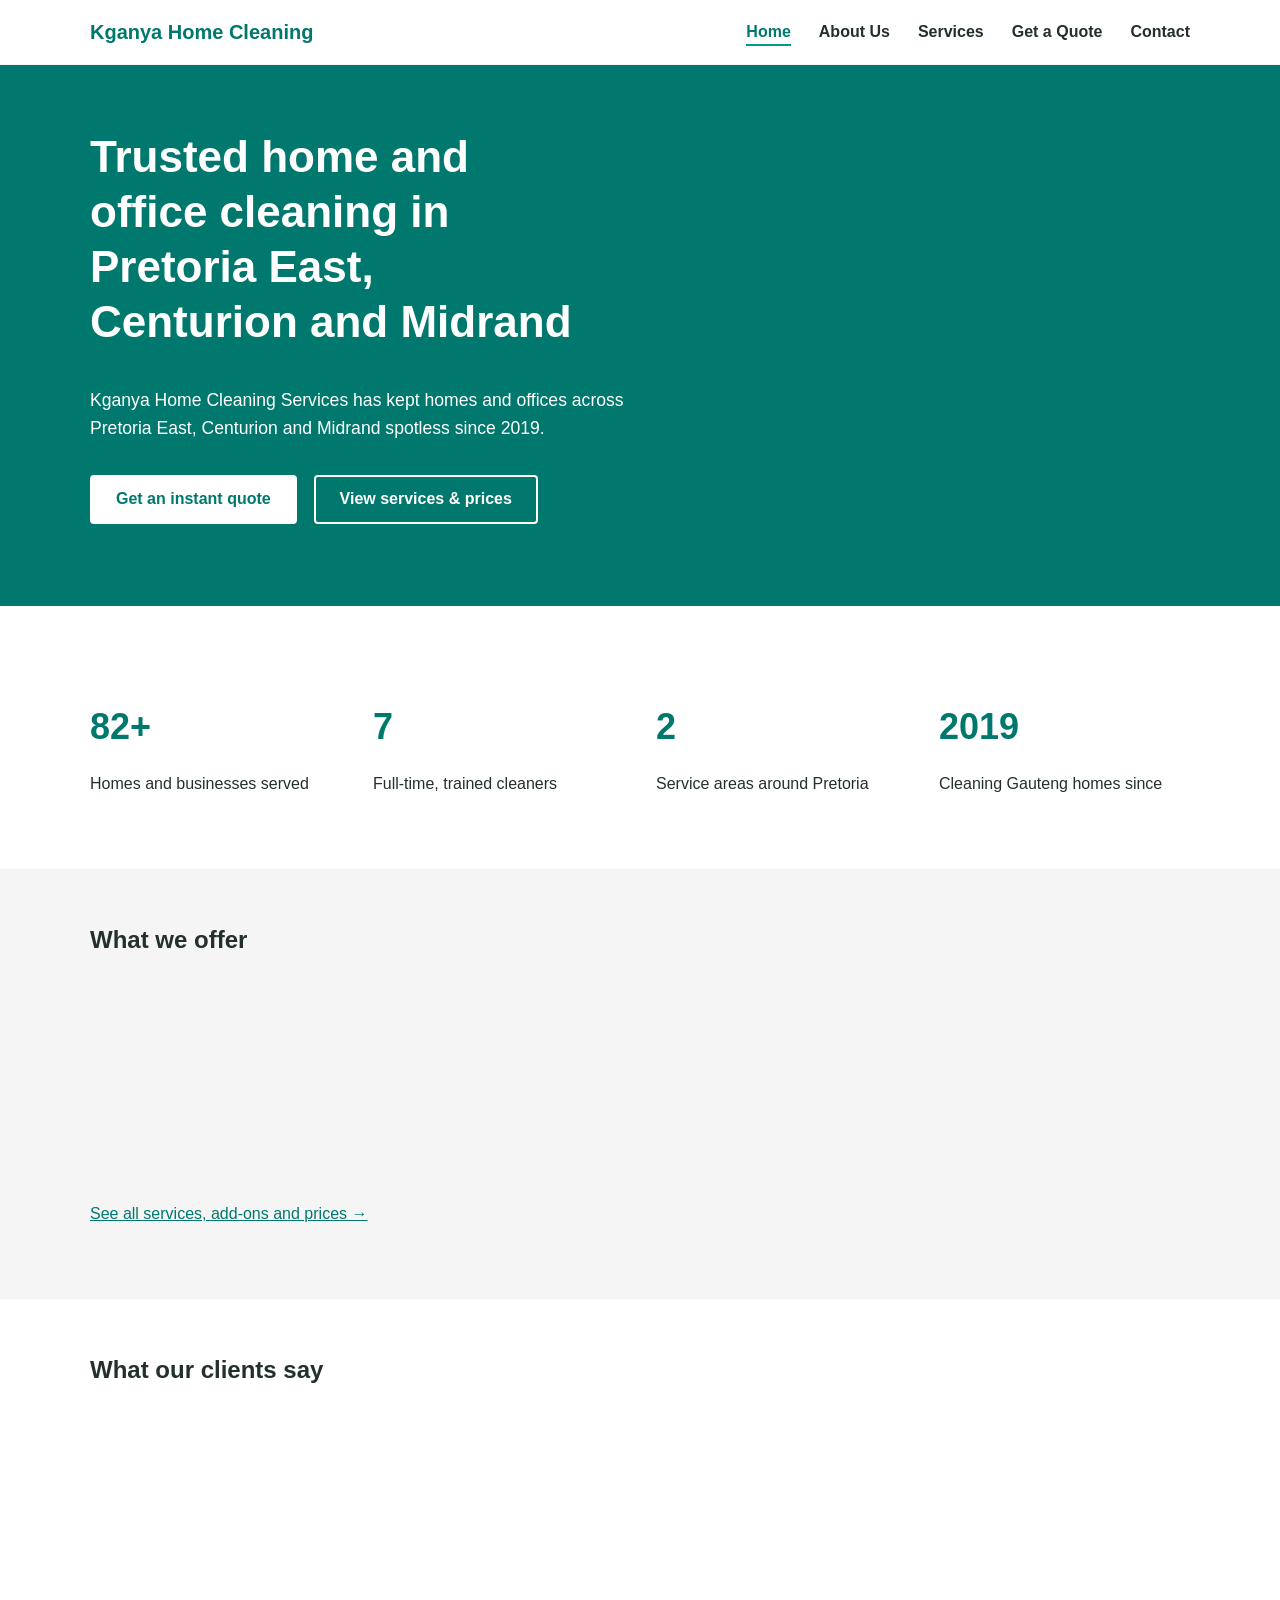
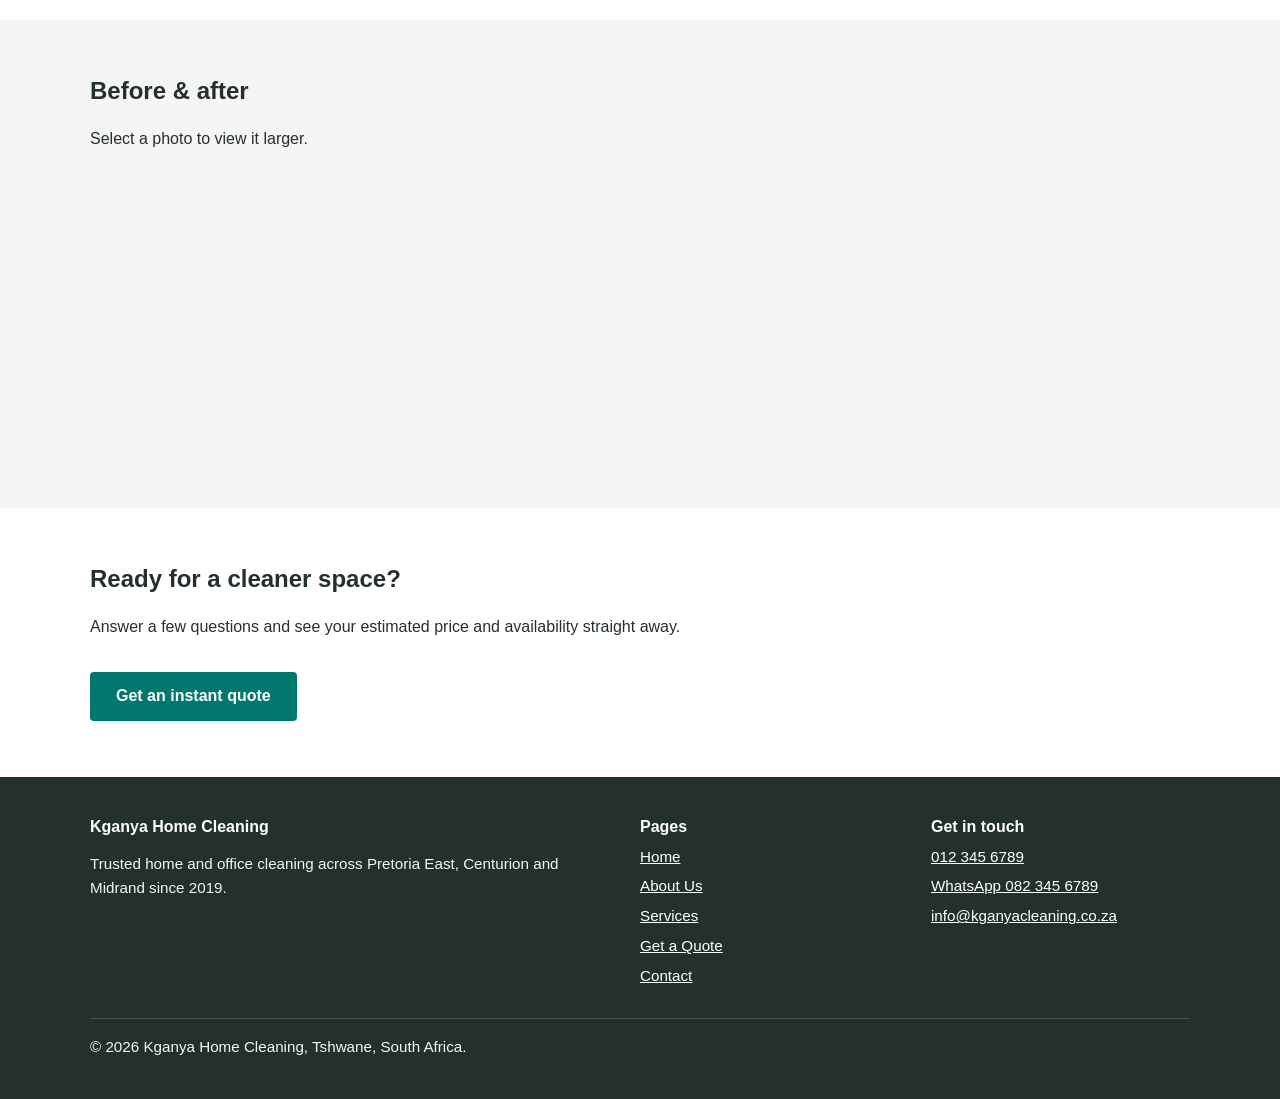
<file: kganya-home-cleaning/index.html>
<!DOCTYPE html>
<html lang="en-ZA">
<head>
<meta charset="UTF-8">
<meta name="viewport" content="width=device-width, initial-scale=1.0">
<meta http-equiv="Content-Security-Policy" content="default-src 'self'; script-src 'self' https://unpkg.com; style-src 'self' https://fonts.googleapis.com https://unpkg.com; font-src 'self' https://fonts.gstatic.com; img-src 'self' data: https://tile.openstreetmap.org https://unpkg.com; connect-src 'self'; form-action 'self' mailto:; base-uri 'self'; object-src 'none'">
<meta name="referrer" content="strict-origin-when-cross-origin">
<title>Cleaning Services Pretoria East, Centurion &amp; Midrand | Kganya</title>
<meta name="description" content="Reliable, insured home and office cleaning across Pretoria East, Centurion and Midrand since 2019. Standard cleans from R450. Get an instant online quote.">
<meta name="keywords" content="cleaning services Pretoria East, home cleaning Centurion, office cleaning Midrand, deep cleaning Pretoria, move-out cleaning Centurion, cleaning quote Pretoria">
<meta name="robots" content="index, follow">
<link rel="canonical" href="https://kganya-home-cleaning.netlify.app/">
<meta property="og:type" content="website">
<meta property="og:site_name" content="Kganya Home Cleaning">
<meta property="og:title" content="Cleaning Services Pretoria East, Centurion &amp; Midrand | Kganya">
<meta property="og:description" content="Reliable, insured home and office cleaning across Pretoria East, Centurion and Midrand since 2019. Standard cleans from R450. Get an instant online quote.">
<meta property="og:url" content="https://kganya-home-cleaning.netlify.app/">
<meta property="og:image" content="https://kganya-home-cleaning.netlify.app/images/kitchen-after-deep-clean-pretoria.jpg">
<meta property="og:locale" content="en_ZA">
<meta name="twitter:card" content="summary_large_image">
<meta name="theme-color" content="#00786D">
<link rel="icon" href="images/favicon.svg" type="image/svg+xml">
<link rel="preconnect" href="https://fonts.googleapis.com">
<link rel="preconnect" href="https://fonts.gstatic.com" crossorigin>
<link rel="stylesheet" href="https://fonts.googleapis.com/css2?family=Montserrat:wght@700&family=Open+Sans:wght@400;600;700&display=swap">
<link rel="stylesheet" href="css/style.css">
<script src="js/main.js" defer></script>
<script type="application/ld+json">
{
  "@context": "https://schema.org",
  "@type": "LocalBusiness",
  "name": "Kganya Home Cleaning Services",
  "url": "https://kganya-home-cleaning.netlify.app/",
  "image": "https://kganya-home-cleaning.netlify.app/images/kitchen-after-deep-clean-pretoria.jpg",
  "logo": "https://kganya-home-cleaning.netlify.app/images/favicon.svg",
  "description": "Professional home and commercial cleaning in Pretoria East, Centurion and Midrand.",
  "foundingDate": "2019",
  "founder": {
    "@type": "Person",
    "name": "Naledi Dube"
  },
  "telephone": "+27-12-345-6789",
  "email": "info@kganyacleaning.co.za",
  "priceRange": "R450 - R1 500",
  "address": {
    "@type": "PostalAddress",
    "addressLocality": "Pretoria",
    "addressRegion": "Gauteng",
    "addressCountry": "ZA"
  },
  "geo": {
    "@type": "GeoCoordinates",
    "latitude": -25.7838,
    "longitude": 28.2757
  },
  "areaServed": [
    "Pretoria East",
    "Centurion",
    "Midrand"
  ],
  "openingHoursSpecification": [
    {
      "@type": "OpeningHoursSpecification",
      "dayOfWeek": [
        "Monday",
        "Tuesday",
        "Wednesday",
        "Thursday",
        "Friday"
      ],
      "opens": "07:00",
      "closes": "17:00"
    }
  ]
}
</script>
</head><body>
<a class="skip-link" href="#main">Skip to main content</a>

<header class="site-header">
  <div class="container">
    <a href="index.html" class="logo">Kganya Home Cleaning</a>
    <button class="nav-toggle" type="button" aria-expanded="false" aria-controls="primary-nav" aria-label="Open menu">
      <span class="nav-toggle-bar"></span>
      <span class="nav-toggle-bar"></span>
      <span class="nav-toggle-bar"></span>
    </button>
    <nav class="main-nav" id="primary-nav" aria-label="Primary">
      <ul>
        <li><a href="index.html" aria-current="page">Home</a></li>
        <li><a href="about.html">About Us</a></li>
        <li><a href="services.html">Services</a></li>
        <li><a href="enquiry.html">Get a Quote</a></li>
        <li><a href="contact.html">Contact</a></li>
      </ul>
    </nav>
  </div>
</header>

<main id="main">
  <section class="hero">
    <div class="container">
      <h1>Trusted home and office cleaning in Pretoria East, Centurion and Midrand</h1>
      <p>Kganya Home Cleaning Services has kept homes and offices across Pretoria East, Centurion and Midrand spotless since 2019.</p>
      <p>
        <a href="enquiry.html" class="btn btn-light">Get an instant quote</a>
        <a href="services.html" class="btn btn-outline">View services &amp; prices</a>
      </p>
    </div>
  </section>

  <section aria-labelledby="numbers-heading">
    <div class="container">
      <h2 id="numbers-heading" class="visually-hidden">Kganya in numbers</h2>
      <div class="grid grid-4">
        <div class="reveal">
          <p class="impact-number" data-count="150" data-suffix="+">150+</p>
          <p>Homes and businesses served</p>
        </div>
        <div class="reveal">
          <p class="impact-number" data-count="12">12</p>
          <p>Full-time, trained cleaners</p>
        </div>
        <div class="reveal">
          <p class="impact-number" data-count="3">3</p>
          <p>Service areas around Pretoria</p>
        </div>
        <div class="reveal">
          <p class="impact-number">2019</p>
          <p>Cleaning Gauteng homes since</p>
        </div>
      </div>
    </div>
  </section>

  <section class="alt" aria-labelledby="services-heading">
    <div class="container">
      <h2 id="services-heading">What we offer</h2>
      <div class="grid grid-3">
        <article class="card card-hover reveal">
          <h3>Residential cleaning</h3>
          <p>Weekly, bi-weekly or once-off cleans tailored to your household, from R450 per visit.</p>
          <a href="services.html?category=Residential">Residential prices</a>
        </article>
        <article class="card card-hover reveal">
          <h3>Commercial cleaning</h3>
          <p>Reliable office and small business cleaning schedules that keep your workplace presentable.</p>
          <a href="services.html?category=Commercial">Office packages</a>
        </article>
        <article class="card card-hover reveal">
          <h3>Once-off deep cleans</h3>
          <p>Move-in, move-out and spring cleans handled by an experienced, insured team.</p>
          <a href="services.html?q=deep">Deep clean options</a>
        </article>
      </div>
      <p><a href="services.html">See all services, add-ons and prices &rarr;</a></p>
    </div>
  </section>

  <section aria-labelledby="testimonials-heading">
    <div class="container">
      <h2 id="testimonials-heading">What our clients say</h2>
      <div class="grid grid-2">
        <blockquote class="card reveal">
          <p>&ldquo;Kganya has cleaned our home every second week for two years. Always on time, always thorough.&rdquo;</p>
          <footer>&mdash; Thandi M., Centurion</footer>
        </blockquote>
        <blockquote class="card reveal">
          <p>&ldquo;We use Kganya for our small office in Menlyn. Professional and easy to schedule.&rdquo;</p>
          <footer>&mdash; Johan P., Pretoria East</footer>
        </blockquote>
      </div>
    </div>
  </section>

  <section class="alt" aria-labelledby="gallery-heading">
    <div class="container">
      <h2 id="gallery-heading">Before &amp; after</h2>
      <p class="section-intro">Select a photo to view it larger.</p>
      <ul class="gallery grid grid-3">
        <li class="reveal">
          <figure>
            <a href="images/kitchen-before-deep-clean-pretoria.jpg" data-lightbox data-caption="Kitchen before a deep clean">
              <img class="photo" src="images/kitchen-before-deep-clean-pretoria.jpg" alt="Cluttered kitchen counters before a Kganya deep clean" width="1170" height="1016" loading="lazy" decoding="async">
            </a>
            <figcaption>Kitchen before a deep clean</figcaption>
          </figure>
        </li>
        <li class="reveal">
          <figure>
            <a href="images/kitchen-after-deep-clean-pretoria.jpg" data-lightbox data-caption="The same kitchen after a deep clean">
              <img class="photo" src="images/kitchen-after-deep-clean-pretoria.jpg" alt="The same kitchen with clear, spotless counters after a Kganya deep clean" width="1170" height="1015" loading="lazy" decoding="async">
            </a>
            <figcaption>The same kitchen after a deep clean</figcaption>
          </figure>
        </li>
        <li class="reveal">
          <figure>
            <a href="images/office-before-and-after-commercial-clean.jpg" data-lightbox data-caption="Office before and after a commercial clean">
              <img class="photo" src="images/office-before-and-after-commercial-clean.jpg" alt="Side-by-side photo of an office floor covered in debris and the same office clean and empty" width="800" height="533" loading="lazy" decoding="async">
            </a>
            <figcaption>Office before and after a commercial clean</figcaption>
          </figure>
        </li>
      </ul>
    </div>
  </section>

  <section aria-labelledby="cta-heading">
    <div class="container">
      <h2 id="cta-heading">Ready for a cleaner space?</h2>
      <p>Answer a few questions and see your estimated price and availability straight away.</p>
      <a href="enquiry.html" class="btn">Get an instant quote</a>
    </div>
  </section>
</main>

<footer class="site-footer">
  <div class="container">
    <div class="footer-grid">
      <div>
        <h2>Kganya Home Cleaning</h2>
        <p>Trusted home and office cleaning across Pretoria East, Centurion and Midrand since 2019.</p>
      </div>
      <nav aria-label="Footer">
        <h2>Pages</h2>
        <ul>
          <li><a href="index.html">Home</a></li>
          <li><a href="about.html">About Us</a></li>
          <li><a href="services.html">Services</a></li>
          <li><a href="enquiry.html">Get a Quote</a></li>
          <li><a href="contact.html">Contact</a></li>
        </ul>
      </nav>
      <div>
        <h2>Get in touch</h2>
        <ul>
          <li><a href="tel:+27123456789">012&nbsp;345&nbsp;6789</a></li>
          <li><a href="https://wa.me/27823456789" target="_blank" rel="noopener noreferrer">WhatsApp 082 345 6789</a></li>
          <li><a href="mailto:info@kganyacleaning.co.za">info@kganyacleaning.co.za</a></li>
        </ul>
      </div>
    </div>
    <p class="footer-bottom">&copy; <span data-year>2026</span> Kganya Home Cleaning, Tshwane, South Africa.</p>
  </div>
</footer>

</body>
</html>
</file>
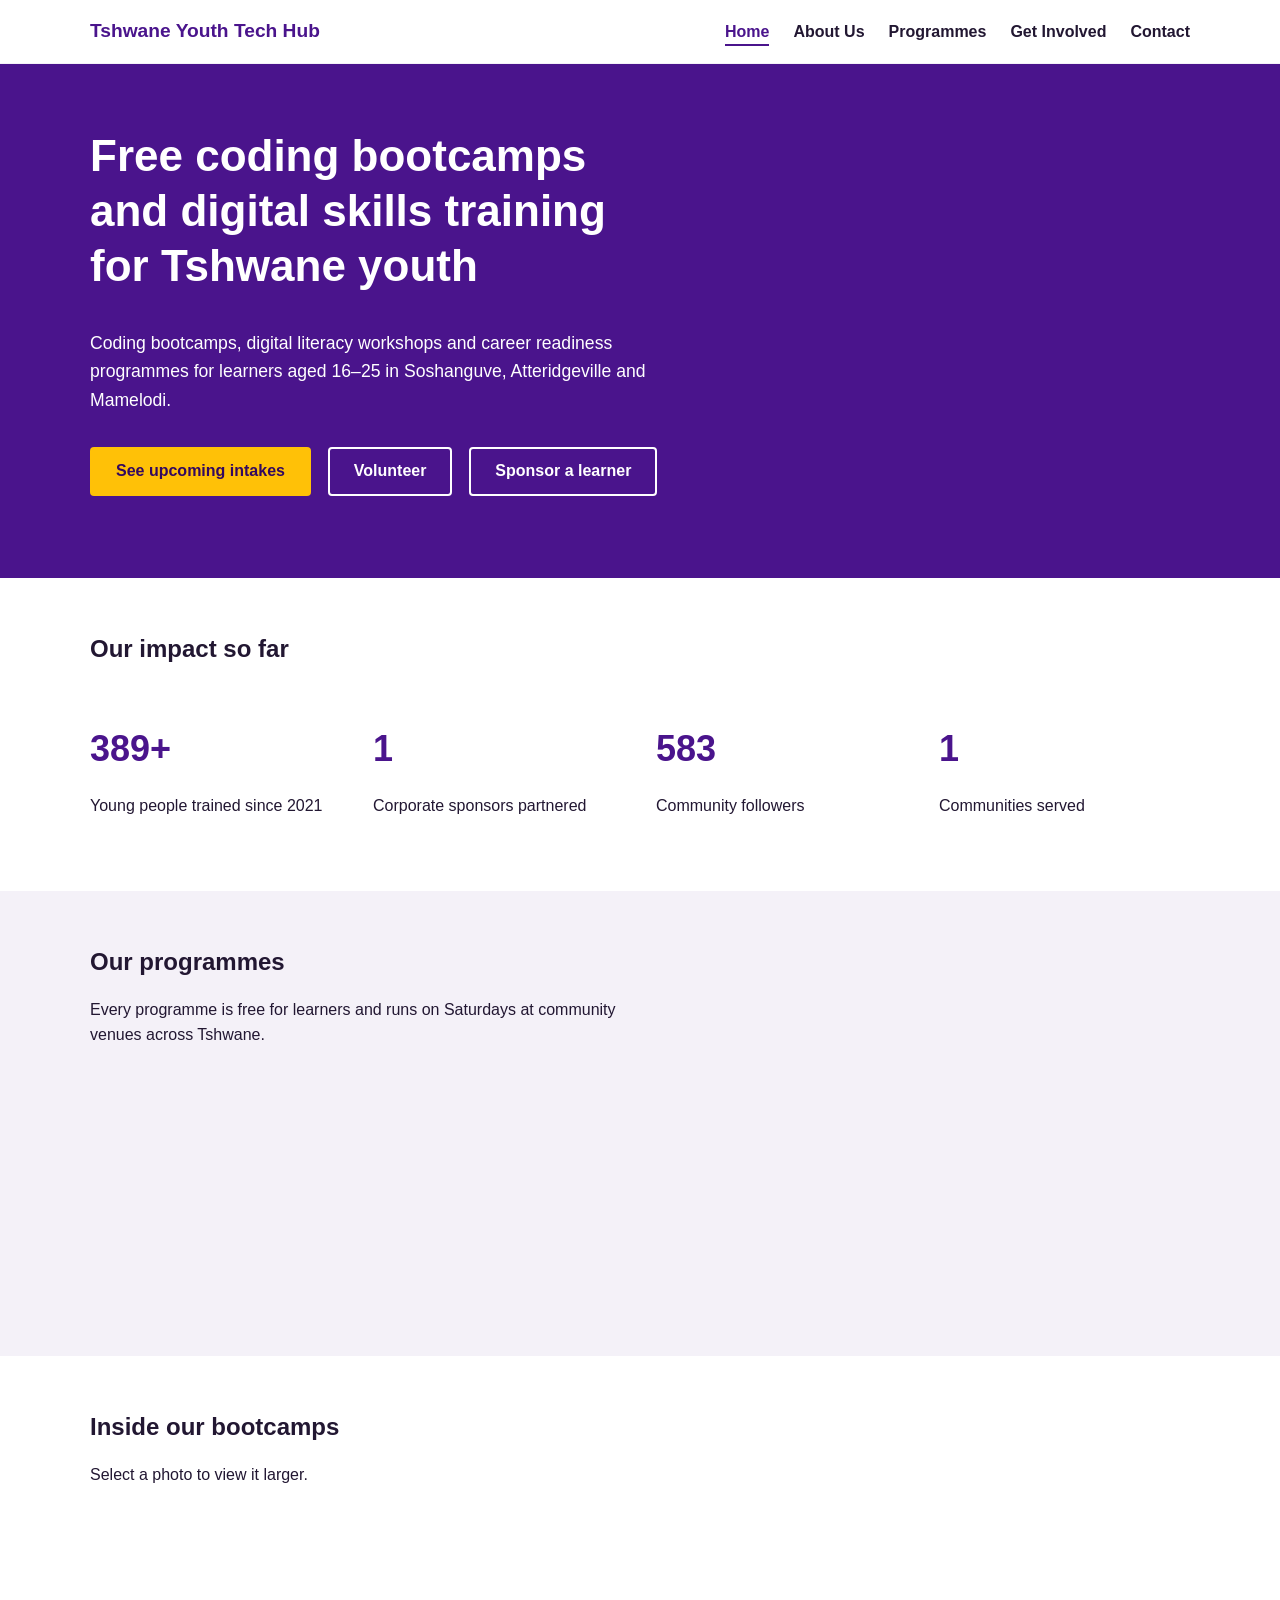
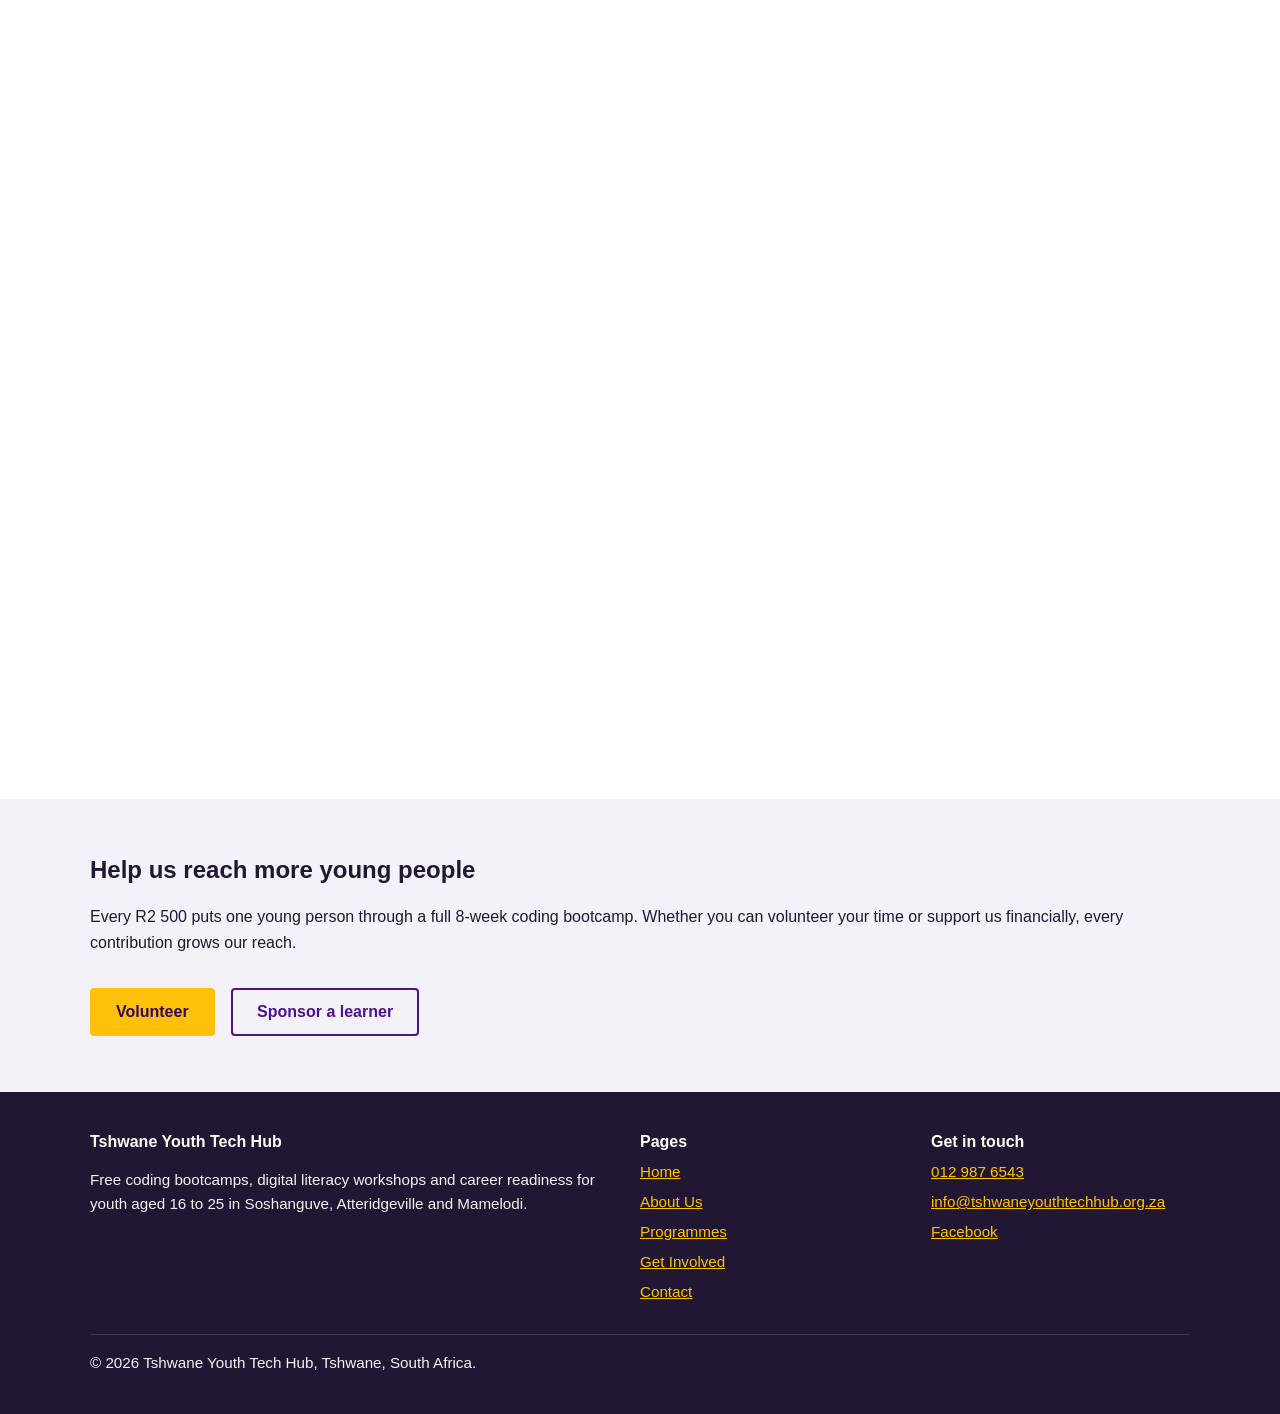
<file: tshwane-youth-tech-hub/index.html>
<!DOCTYPE html>
<html lang="en-ZA">
<head>
<meta charset="UTF-8">
<meta name="viewport" content="width=device-width, initial-scale=1.0">
<meta http-equiv="Content-Security-Policy" content="default-src 'self'; script-src 'self' https://unpkg.com; style-src 'self' https://fonts.googleapis.com https://unpkg.com; font-src 'self' https://fonts.gstatic.com; img-src 'self' data: https://tile.openstreetmap.org https://unpkg.com; connect-src 'self'; form-action 'self' mailto:; base-uri 'self'; object-src 'none'">
<meta name="referrer" content="strict-origin-when-cross-origin">
<title>Free Coding Bootcamps for Tshwane Youth | Tshwane Youth Tech Hub</title>
<meta name="description" content="Free coding bootcamps, digital literacy workshops and career readiness for youth aged 16 to 25 in Soshanguve, Atteridgeville and Mamelodi, Tshwane.">
<meta name="keywords" content="free coding bootcamp Tshwane, digital skills training Soshanguve, learn to code Atteridgeville, youth tech programmes Pretoria, digital literacy Mamelodi, volunteer coding tutor Pretoria">
<meta name="robots" content="index, follow">
<link rel="canonical" href="https://tshwane-youth-tech-hub.netlify.app/">
<meta property="og:type" content="website">
<meta property="og:site_name" content="Tshwane Youth Tech Hub">
<meta property="og:title" content="Free Coding Bootcamps for Tshwane Youth | Tshwane Youth Tech Hub">
<meta property="og:description" content="Free coding bootcamps, digital literacy workshops and career readiness for youth aged 16 to 25 in Soshanguve, Atteridgeville and Mamelodi, Tshwane.">
<meta property="og:url" content="https://tshwane-youth-tech-hub.netlify.app/">
<meta property="og:image" content="https://tshwane-youth-tech-hub.netlify.app/images/youth-learners-collaborating-on-laptops.jpg">
<meta property="og:locale" content="en_ZA">
<meta name="twitter:card" content="summary_large_image">
<meta name="theme-color" content="#4A148C">
<link rel="icon" href="images/favicon.svg" type="image/svg+xml">
<link rel="preconnect" href="https://fonts.googleapis.com">
<link rel="preconnect" href="https://fonts.gstatic.com" crossorigin>
<link rel="stylesheet" href="https://fonts.googleapis.com/css2?family=Poppins:wght@700&family=Roboto:wght@400;500;700&display=swap">
<link rel="stylesheet" href="css/style.css">
<script src="js/main.js" defer></script>
<script type="application/ld+json">
{
  "@context": "https://schema.org",
  "@type": "NGO",
  "name": "Tshwane Youth Tech Hub",
  "url": "https://tshwane-youth-tech-hub.netlify.app/",
  "logo": "https://tshwane-youth-tech-hub.netlify.app/images/favicon.svg",
  "image": "https://tshwane-youth-tech-hub.netlify.app/images/youth-learners-collaborating-on-laptops.jpg",
  "description": "Free coding bootcamps, digital literacy workshops and career readiness programmes for youth aged 16 to 25 in Tshwane.",
  "foundingDate": "2021",
  "email": "info@tshwaneyouthtechhub.org.za",
  "telephone": "+27-12-987-6543",
  "address": {
    "@type": "PostalAddress",
    "addressLocality": "Tshwane",
    "addressRegion": "Gauteng",
    "addressCountry": "ZA"
  },
  "areaServed": [
    "Soshanguve",
    "Atteridgeville",
    "Mamelodi",
    "Tshwane"
  ],
  "sameAs": [
    "https://www.facebook.com/TshwaneYouthTechHub"
  ]
}
</script>
</head><body>
<a class="skip-link" href="#main">Skip to main content</a>

<header class="site-header">
  <div class="container">
    <a href="index.html" class="logo">Tshwane Youth Tech Hub</a>
    <button class="nav-toggle" type="button" aria-expanded="false" aria-controls="primary-nav" aria-label="Open menu">
      <span class="nav-toggle-bar"></span>
      <span class="nav-toggle-bar"></span>
      <span class="nav-toggle-bar"></span>
    </button>
    <nav class="main-nav" id="primary-nav" aria-label="Primary">
      <ul>
        <li><a href="index.html" aria-current="page">Home</a></li>
        <li><a href="about.html">About Us</a></li>
        <li><a href="services.html">Programmes</a></li>
        <li><a href="enquiry.html">Get Involved</a></li>
        <li><a href="contact.html">Contact</a></li>
      </ul>
    </nav>
  </div>
</header>

<main id="main">
  <section class="hero">
    <div class="container">
      <h1>Free coding bootcamps and digital skills training for Tshwane youth</h1>
      <p>Coding bootcamps, digital literacy workshops and career readiness programmes for learners aged 16&ndash;25 in Soshanguve, Atteridgeville and Mamelodi.</p>
      <p>
        <a href="services.html" class="btn">See upcoming intakes</a>
        <a href="enquiry.html?role=volunteer" class="btn btn-outline">Volunteer</a>
        <a href="enquiry.html?role=sponsor" class="btn btn-outline">Sponsor a learner</a>
      </p>
    </div>
  </section>

  <section aria-labelledby="impact-heading">
    <div class="container">
      <h2 id="impact-heading">Our impact so far</h2>
      <div class="grid grid-4">
        <div class="reveal">
          <p class="impact-number" data-count="800" data-suffix="+">800+</p>
          <p>Young people trained since 2021</p>
        </div>
        <div class="reveal">
          <p class="impact-number" data-count="3">3</p>
          <p>Corporate sponsors partnered</p>
        </div>
        <div class="reveal">
          <p class="impact-number" data-count="1200">1&nbsp;200</p>
          <p>Community followers</p>
        </div>
        <div class="reveal">
          <p class="impact-number" data-count="3">3</p>
          <p>Communities served</p>
        </div>
      </div>
    </div>
  </section>

  <section class="alt" aria-labelledby="programmes-heading">
    <div class="container">
      <h2 id="programmes-heading">Our programmes</h2>
      <p class="section-intro">Every programme is free for learners and runs on Saturdays at community venues across Tshwane.</p>
      <div class="grid grid-3">
        <article class="card card-hover reveal">
          <h3>Coding bootcamps</h3>
          <p>Hands-on introductions to web development and Python programming, from your first line of code to a published project.</p>
          <a href="services.html?type=Coding%20bootcamp">See bootcamp dates</a>
        </article>
        <article class="card card-hover reveal">
          <h3>Digital literacy workshops</h3>
          <p>Core computer and internet skills for learners with limited prior exposure, in two-day weekend workshops.</p>
          <a href="services.html?type=Digital%20literacy">See workshop dates</a>
        </article>
        <article class="card card-hover reveal">
          <h3>Career readiness</h3>
          <p>CV writing, interview practice and guidance on bursaries, learnerships and entry-level tech roles.</p>
          <a href="services.html?type=Career%20readiness">See career days</a>
        </article>
      </div>
    </div>
  </section>

  <section aria-labelledby="gallery-heading">
    <div class="container">
      <h2 id="gallery-heading">Inside our bootcamps</h2>
      <p class="section-intro">Select a photo to view it larger.</p>
      <ul class="gallery grid grid-2">
        <li class="reveal">
          <figure>
            <a href="images/youth-learners-collaborating-on-laptops.jpg" data-lightbox data-caption="Learners solving a coding challenge together">
              <img class="photo" src="images/youth-learners-collaborating-on-laptops.jpg" alt="Three young learners working together on laptops during a coding bootcamp" width="1200" height="750" loading="lazy" decoding="async">
            </a>
            <figcaption>Learners solving a coding challenge together</figcaption>
          </figure>
        </li>
        <li class="reveal">
          <figure>
            <a href="images/coding-bootcamp-group-session.jpg" data-lightbox data-caption="A Saturday bootcamp group session">
              <img class="photo" src="images/coding-bootcamp-group-session.jpg" alt="A volunteer instructor presenting to a full room of bootcamp learners" width="700" height="438" loading="lazy" decoding="async">
            </a>
            <figcaption>A Saturday bootcamp group session</figcaption>
          </figure>
        </li>
        <li class="reveal">
          <figure>
            <a href="images/learner-writing-code-with-mentor.jpg" data-lightbox data-caption="One-on-one support from a volunteer mentor">
              <img class="photo" src="images/learner-writing-code-with-mentor.jpg" alt="A learner writing code on a laptop while a mentor looks on" width="588" height="288" loading="lazy" decoding="async">
            </a>
            <figcaption>One-on-one support from a volunteer mentor</figcaption>
          </figure>
        </li>
        <li class="reveal">
          <figure>
            <a href="images/learners-coding-in-computer-lab.jpg" data-lightbox data-caption="Practice time in the computer lab">
              <img class="photo" src="images/learners-coding-in-computer-lab.jpg" alt="Learners coding at desktop computers in a computer lab" width="588" height="417" loading="lazy" decoding="async">
            </a>
            <figcaption>Practice time in the computer lab</figcaption>
          </figure>
        </li>
      </ul>
    </div>
  </section>

  <section class="alt" aria-labelledby="cta-heading">
    <div class="container">
      <h2 id="cta-heading">Help us reach more young people</h2>
      <p>Every R2&nbsp;500 puts one young person through a full 8-week coding bootcamp. Whether you can volunteer your time or support us financially, every contribution grows our reach.</p>
      <a href="enquiry.html?role=volunteer" class="btn">Volunteer</a>
      <a href="enquiry.html?role=sponsor" class="btn btn-outline-dark">Sponsor a learner</a>
    </div>
  </section>
</main>

<footer class="site-footer">
  <div class="container">
    <div class="footer-grid">
      <div>
        <h2>Tshwane Youth Tech Hub</h2>
        <p>Free coding bootcamps, digital literacy workshops and career readiness for youth aged 16 to 25 in Soshanguve, Atteridgeville and Mamelodi.</p>
      </div>
      <nav aria-label="Footer">
        <h2>Pages</h2>
        <ul>
          <li><a href="index.html">Home</a></li>
          <li><a href="about.html">About Us</a></li>
          <li><a href="services.html">Programmes</a></li>
          <li><a href="enquiry.html">Get Involved</a></li>
          <li><a href="contact.html">Contact</a></li>
        </ul>
      </nav>
      <div>
        <h2>Get in touch</h2>
        <ul>
          <li><a href="tel:+27129876543">012&nbsp;987&nbsp;6543</a></li>
          <li><a href="mailto:info@tshwaneyouthtechhub.org.za">info@tshwaneyouthtechhub.org.za</a></li>
          <li><a href="https://www.facebook.com/TshwaneYouthTechHub" target="_blank" rel="noopener noreferrer">Facebook</a></li>
        </ul>
      </div>
    </div>
    <p class="footer-bottom">&copy; <span data-year>2026</span> Tshwane Youth Tech Hub, Tshwane, South Africa.</p>
  </div>
</footer>

</body>
</html>
</file>
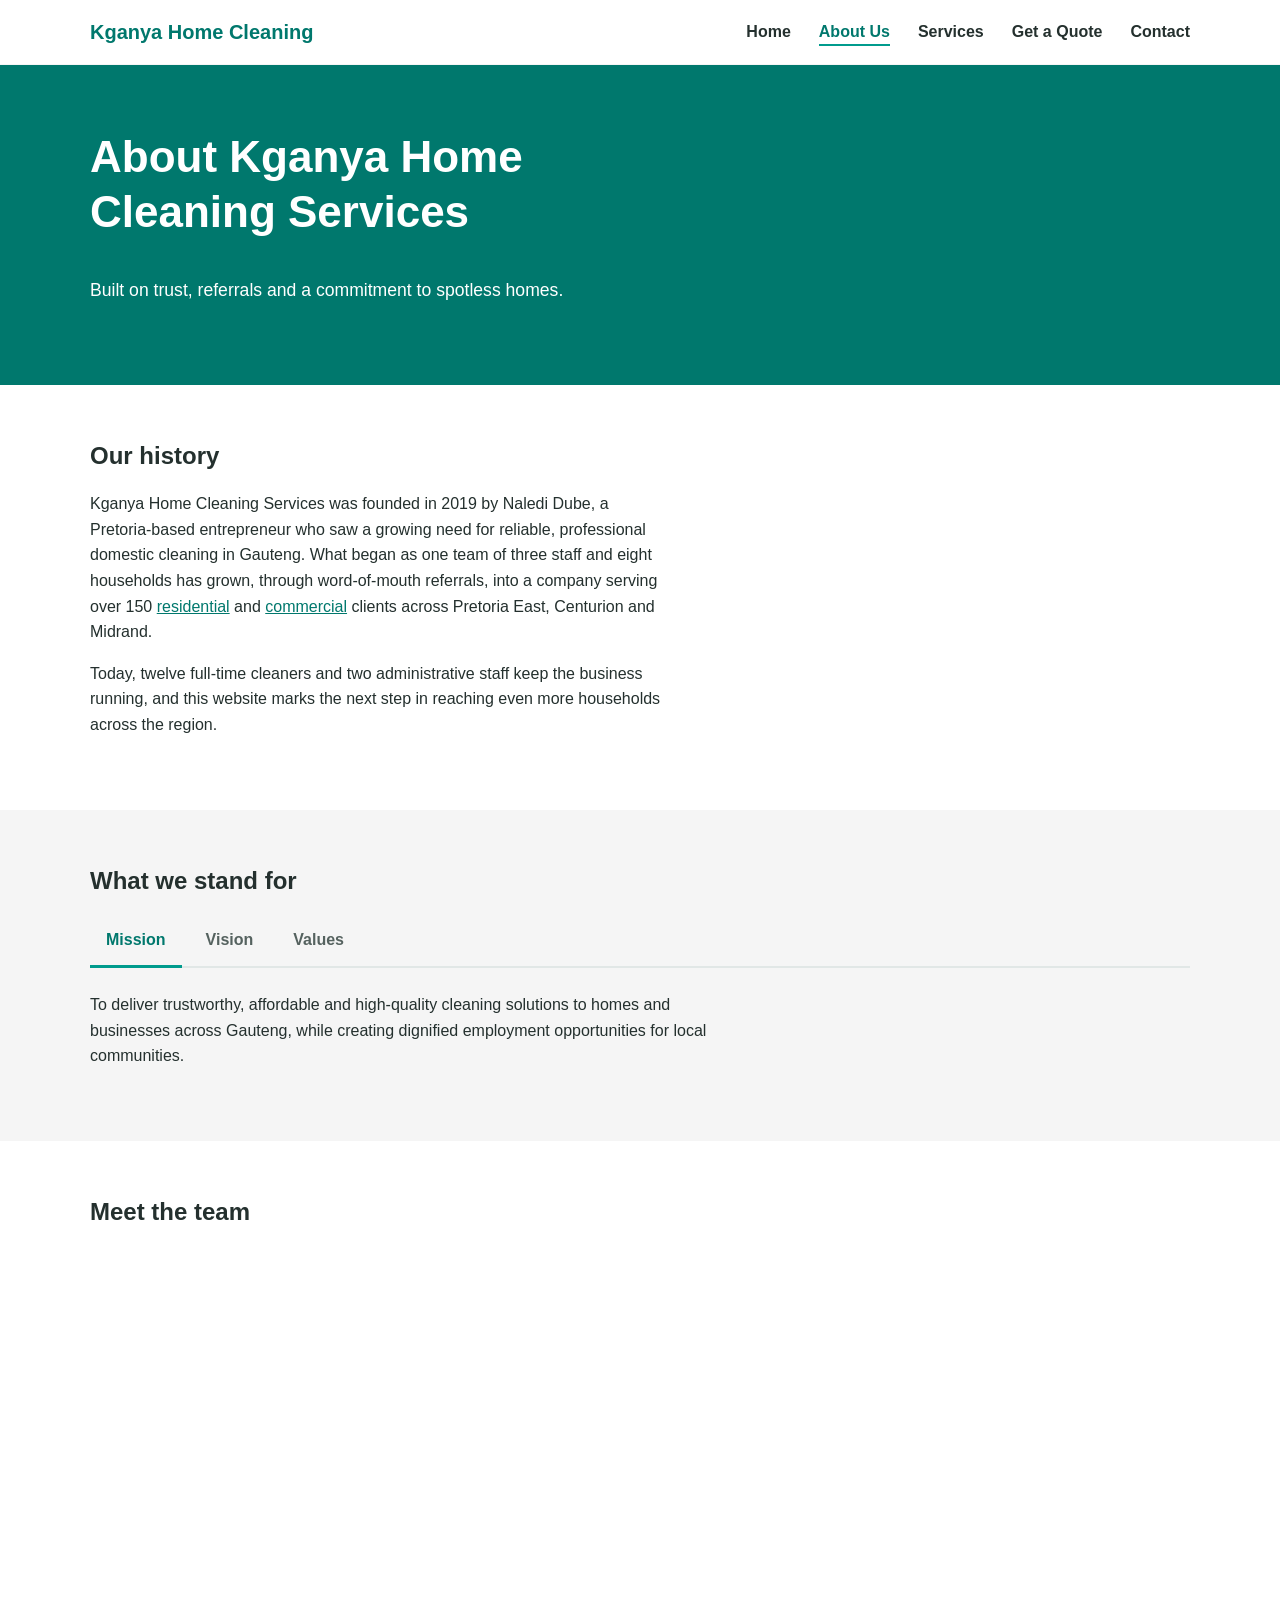
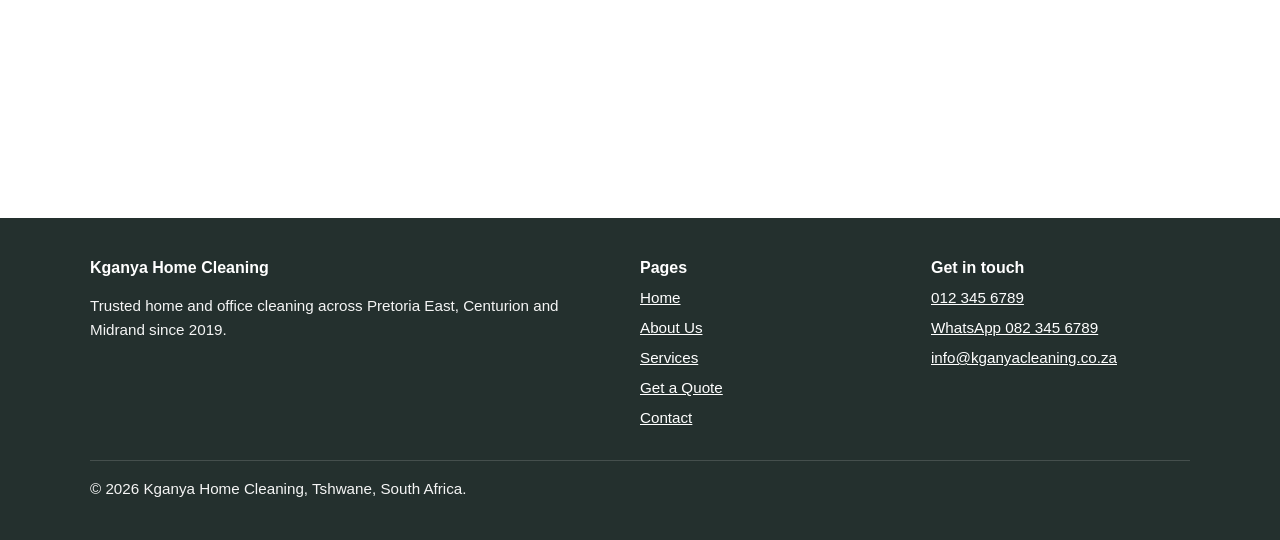
<file: kganya-home-cleaning/about.html>
<!DOCTYPE html>
<html lang="en-ZA">
<head>
<meta charset="UTF-8">
<meta name="viewport" content="width=device-width, initial-scale=1.0">
<meta http-equiv="Content-Security-Policy" content="default-src 'self'; script-src 'self' https://unpkg.com; style-src 'self' https://fonts.googleapis.com https://unpkg.com; font-src 'self' https://fonts.gstatic.com; img-src 'self' data: https://tile.openstreetmap.org https://unpkg.com; connect-src 'self'; form-action 'self' mailto:; base-uri 'self'; object-src 'none'">
<meta name="referrer" content="strict-origin-when-cross-origin">
<title>About Us: Pretoria Cleaning Company Since 2019 | Kganya</title>
<meta name="description" content="Founded by Naledi Dube in 2019, Kganya Home Cleaning now serves over 150 homes and offices in Pretoria East, Centurion and Midrand. Meet our team.">
<meta name="keywords" content="cleaning services Pretoria East, home cleaning Centurion, office cleaning Midrand, deep cleaning Pretoria, move-out cleaning Centurion, cleaning quote Pretoria">
<meta name="robots" content="index, follow">
<link rel="canonical" href="https://kganya-home-cleaning.netlify.app/about.html">
<meta property="og:type" content="website">
<meta property="og:site_name" content="Kganya Home Cleaning">
<meta property="og:title" content="About Us: Pretoria Cleaning Company Since 2019 | Kganya">
<meta property="og:description" content="Founded by Naledi Dube in 2019, Kganya Home Cleaning now serves over 150 homes and offices in Pretoria East, Centurion and Midrand. Meet our team.">
<meta property="og:url" content="https://kganya-home-cleaning.netlify.app/about.html">
<meta property="og:image" content="https://kganya-home-cleaning.netlify.app/images/kitchen-after-deep-clean-pretoria.jpg">
<meta property="og:locale" content="en_ZA">
<meta name="twitter:card" content="summary_large_image">
<meta name="theme-color" content="#00786D">
<link rel="icon" href="images/favicon.svg" type="image/svg+xml">
<link rel="preconnect" href="https://fonts.googleapis.com">
<link rel="preconnect" href="https://fonts.gstatic.com" crossorigin>
<link rel="stylesheet" href="https://fonts.googleapis.com/css2?family=Montserrat:wght@700&family=Open+Sans:wght@400;600;700&display=swap">
<link rel="stylesheet" href="css/style.css">
<script src="js/main.js" defer></script>
<script type="application/ld+json">
{
  "@context": "https://schema.org",
  "@type": "LocalBusiness",
  "name": "Kganya Home Cleaning Services",
  "url": "https://kganya-home-cleaning.netlify.app/",
  "image": "https://kganya-home-cleaning.netlify.app/images/kitchen-after-deep-clean-pretoria.jpg",
  "logo": "https://kganya-home-cleaning.netlify.app/images/favicon.svg",
  "description": "Professional home and commercial cleaning in Pretoria East, Centurion and Midrand.",
  "foundingDate": "2019",
  "founder": {
    "@type": "Person",
    "name": "Naledi Dube"
  },
  "telephone": "+27-12-345-6789",
  "email": "info@kganyacleaning.co.za",
  "priceRange": "R450 - R1 500",
  "address": {
    "@type": "PostalAddress",
    "addressLocality": "Pretoria",
    "addressRegion": "Gauteng",
    "addressCountry": "ZA"
  },
  "geo": {
    "@type": "GeoCoordinates",
    "latitude": -25.7838,
    "longitude": 28.2757
  },
  "areaServed": [
    "Pretoria East",
    "Centurion",
    "Midrand"
  ],
  "openingHoursSpecification": [
    {
      "@type": "OpeningHoursSpecification",
      "dayOfWeek": [
        "Monday",
        "Tuesday",
        "Wednesday",
        "Thursday",
        "Friday"
      ],
      "opens": "07:00",
      "closes": "17:00"
    }
  ]
}
</script>
</head><body>
<a class="skip-link" href="#main">Skip to main content</a>

<header class="site-header">
  <div class="container">
    <a href="index.html" class="logo">Kganya Home Cleaning</a>
    <button class="nav-toggle" type="button" aria-expanded="false" aria-controls="primary-nav" aria-label="Open menu">
      <span class="nav-toggle-bar"></span>
      <span class="nav-toggle-bar"></span>
      <span class="nav-toggle-bar"></span>
    </button>
    <nav class="main-nav" id="primary-nav" aria-label="Primary">
      <ul>
        <li><a href="index.html">Home</a></li>
        <li><a href="about.html" aria-current="page">About Us</a></li>
        <li><a href="services.html">Services</a></li>
        <li><a href="enquiry.html">Get a Quote</a></li>
        <li><a href="contact.html">Contact</a></li>
      </ul>
    </nav>
  </div>
</header>

<main id="main">
  <section class="hero">
    <div class="container">
      <h1>About Kganya Home Cleaning Services</h1>
      <p>Built on trust, referrals and a commitment to spotless homes.</p>
    </div>
  </section>

  <section aria-labelledby="history-heading">
    <div class="container">
      <h2 id="history-heading">Our history</h2>
      <div class="section-intro">
        <p>Kganya Home Cleaning Services was founded in 2019 by Naledi Dube, a Pretoria-based entrepreneur who saw a growing need for reliable, professional domestic cleaning in Gauteng. What began as one team of three staff and eight households has grown, through word-of-mouth referrals, into a company serving over 150 <a href="services.html?category=Residential">residential</a> and <a href="services.html?category=Commercial">commercial</a> clients across Pretoria East, Centurion and Midrand.</p>
        <p>Today, twelve full-time cleaners and two administrative staff keep the business running, and this website marks the next step in reaching even more households across the region.</p>
      </div>
    </div>
  </section>

  <section class="alt" aria-labelledby="purpose-heading">
    <div class="container">
      <h2 id="purpose-heading">What we stand for</h2>
<div class="tabs">
  <div role="tablist" class="tablist" aria-label="Our mission, vision and values">
    <button type="button" role="tab" class="tab" id="purpose-tab-0" aria-controls="purpose-panel-0" aria-selected="true">Mission</button>
    <button type="button" role="tab" class="tab" id="purpose-tab-1" aria-controls="purpose-panel-1" aria-selected="false" tabindex="-1">Vision</button>
    <button type="button" role="tab" class="tab" id="purpose-tab-2" aria-controls="purpose-panel-2" aria-selected="false" tabindex="-1">Values</button>
  </div>
  <div role="tabpanel" class="tabpanel" id="purpose-panel-0" aria-labelledby="purpose-tab-0" tabindex="0">
    <p>To deliver trustworthy, affordable and high-quality cleaning solutions to homes and businesses across Gauteng, while creating dignified employment opportunities for local communities.</p>
  </div>
  <div role="tabpanel" class="tabpanel" id="purpose-panel-1" aria-labelledby="purpose-tab-1" tabindex="0" hidden>
    <p>To be the most recognised and trusted residential cleaning brand in the Pretoria and Centurion metropolitan area by 2028.</p>
  </div>
  <div role="tabpanel" class="tabpanel" id="purpose-panel-2" aria-labelledby="purpose-tab-2" tabindex="0" hidden>
    <ul class="values-list">
      <li><strong>Trust:</strong> the same vetted team visits your home whenever possible.</li>
      <li><strong>Reliability:</strong> we arrive on time and finish what we promised.</li>
      <li><strong>Dignified work:</strong> our cleaners are permanent staff with fair pay and training.</li>
      <li><strong>Care:</strong> we treat your home and belongings as if they were our own.</li>
    </ul>
  </div>
</div>
    </div>
  </section>

  <section aria-labelledby="team-heading">
    <div class="container">
      <h2 id="team-heading">Meet the team</h2>
      <div class="grid grid-3">
        <article class="card card-hover reveal">
          <img class="photo" src="images/naledi-dube-founder-kganya-cleaning.jpg" alt="Naledi Dube, founder of Kganya Home Cleaning, smiling at her desk" width="510" height="341" loading="lazy" decoding="async">
          <h3>Naledi Dube</h3>
          <p>Founder &amp; Managing Director</p>
          <button type="button" class="btn btn-secondary btn-small" data-modal-target="bio-founder">Read more</button>
        </article>
        <article class="card card-hover reveal">
          <img class="photo photo-portrait" src="images/cleaning-team-lead-kganya.jpg" alt="Portrait of the Kganya cleaning team lead" width="554" height="554" loading="lazy" decoding="async">
          <h3>Team Lead</h3>
          <p>Oversees the twelve-person cleaning team and quality checks.</p>
          <button type="button" class="btn btn-secondary btn-small" data-modal-target="bio-lead">Read more</button>
        </article>
        <article class="card card-hover reveal">
          <img class="photo" src="images/office-administrator-taking-booking-call.jpg" alt="Kganya office administrator taking a booking on the phone" width="588" height="390" loading="lazy" decoding="async">
          <h3>Office Administration</h3>
          <p>Handles bookings, scheduling and client communication.</p>
          <button type="button" class="btn btn-secondary btn-small" data-modal-target="bio-admin">Read more</button>
        </article>
      </div>
    </div>
  </section>
</main>

<dialog class="modal" id="bio-founder" aria-labelledby="bio-founder-title">
  <div class="modal-header">
    <h2 id="bio-founder-title">Naledi Dube, Founder &amp; Managing Director</h2>
    <button type="button" class="modal-close" data-close aria-label="Close">&times;</button>
  </div>
  <div class="modal-body">
    <p>Naledi started Kganya in 2019 with one team of three and eight households. She still visits new clients personally for their first clean and leads the training of every new cleaner.</p><p><strong>Focus areas:</strong> client relationships, training, growth.</p>
  </div>
</dialog>
<dialog class="modal" id="bio-lead" aria-labelledby="bio-lead-title">
  <div class="modal-header">
    <h2 id="bio-lead-title">Team Lead</h2>
    <button type="button" class="modal-close" data-close aria-label="Close">&times;</button>
  </div>
  <div class="modal-body">
    <p>Our team lead plans the daily routes for the twelve-person cleaning team and does a quality check after every first-time and deep clean. If anything is missed, the team lead arranges a free return visit.</p>
  </div>
</dialog>
<dialog class="modal" id="bio-admin" aria-labelledby="bio-admin-title">
  <div class="modal-header">
    <h2 id="bio-admin-title">Office Administration</h2>
    <button type="button" class="modal-close" data-close aria-label="Close">&times;</button>
  </div>
  <div class="modal-body">
    <p>Our office team answers calls, WhatsApp messages and online quote requests from Monday to Friday, 07:00 to 17:00, and confirms every booking within one business day.</p><p><a href="contact.html">Contact the office</a></p>
  </div>
</dialog>

<footer class="site-footer">
  <div class="container">
    <div class="footer-grid">
      <div>
        <h2>Kganya Home Cleaning</h2>
        <p>Trusted home and office cleaning across Pretoria East, Centurion and Midrand since 2019.</p>
      </div>
      <nav aria-label="Footer">
        <h2>Pages</h2>
        <ul>
          <li><a href="index.html">Home</a></li>
          <li><a href="about.html">About Us</a></li>
          <li><a href="services.html">Services</a></li>
          <li><a href="enquiry.html">Get a Quote</a></li>
          <li><a href="contact.html">Contact</a></li>
        </ul>
      </nav>
      <div>
        <h2>Get in touch</h2>
        <ul>
          <li><a href="tel:+27123456789">012&nbsp;345&nbsp;6789</a></li>
          <li><a href="https://wa.me/27823456789" target="_blank" rel="noopener noreferrer">WhatsApp 082 345 6789</a></li>
          <li><a href="mailto:info@kganyacleaning.co.za">info@kganyacleaning.co.za</a></li>
        </ul>
      </div>
    </div>
    <p class="footer-bottom">&copy; <span data-year>2026</span> Kganya Home Cleaning, Tshwane, South Africa.</p>
  </div>
</footer>

</body>
</html>
</file>
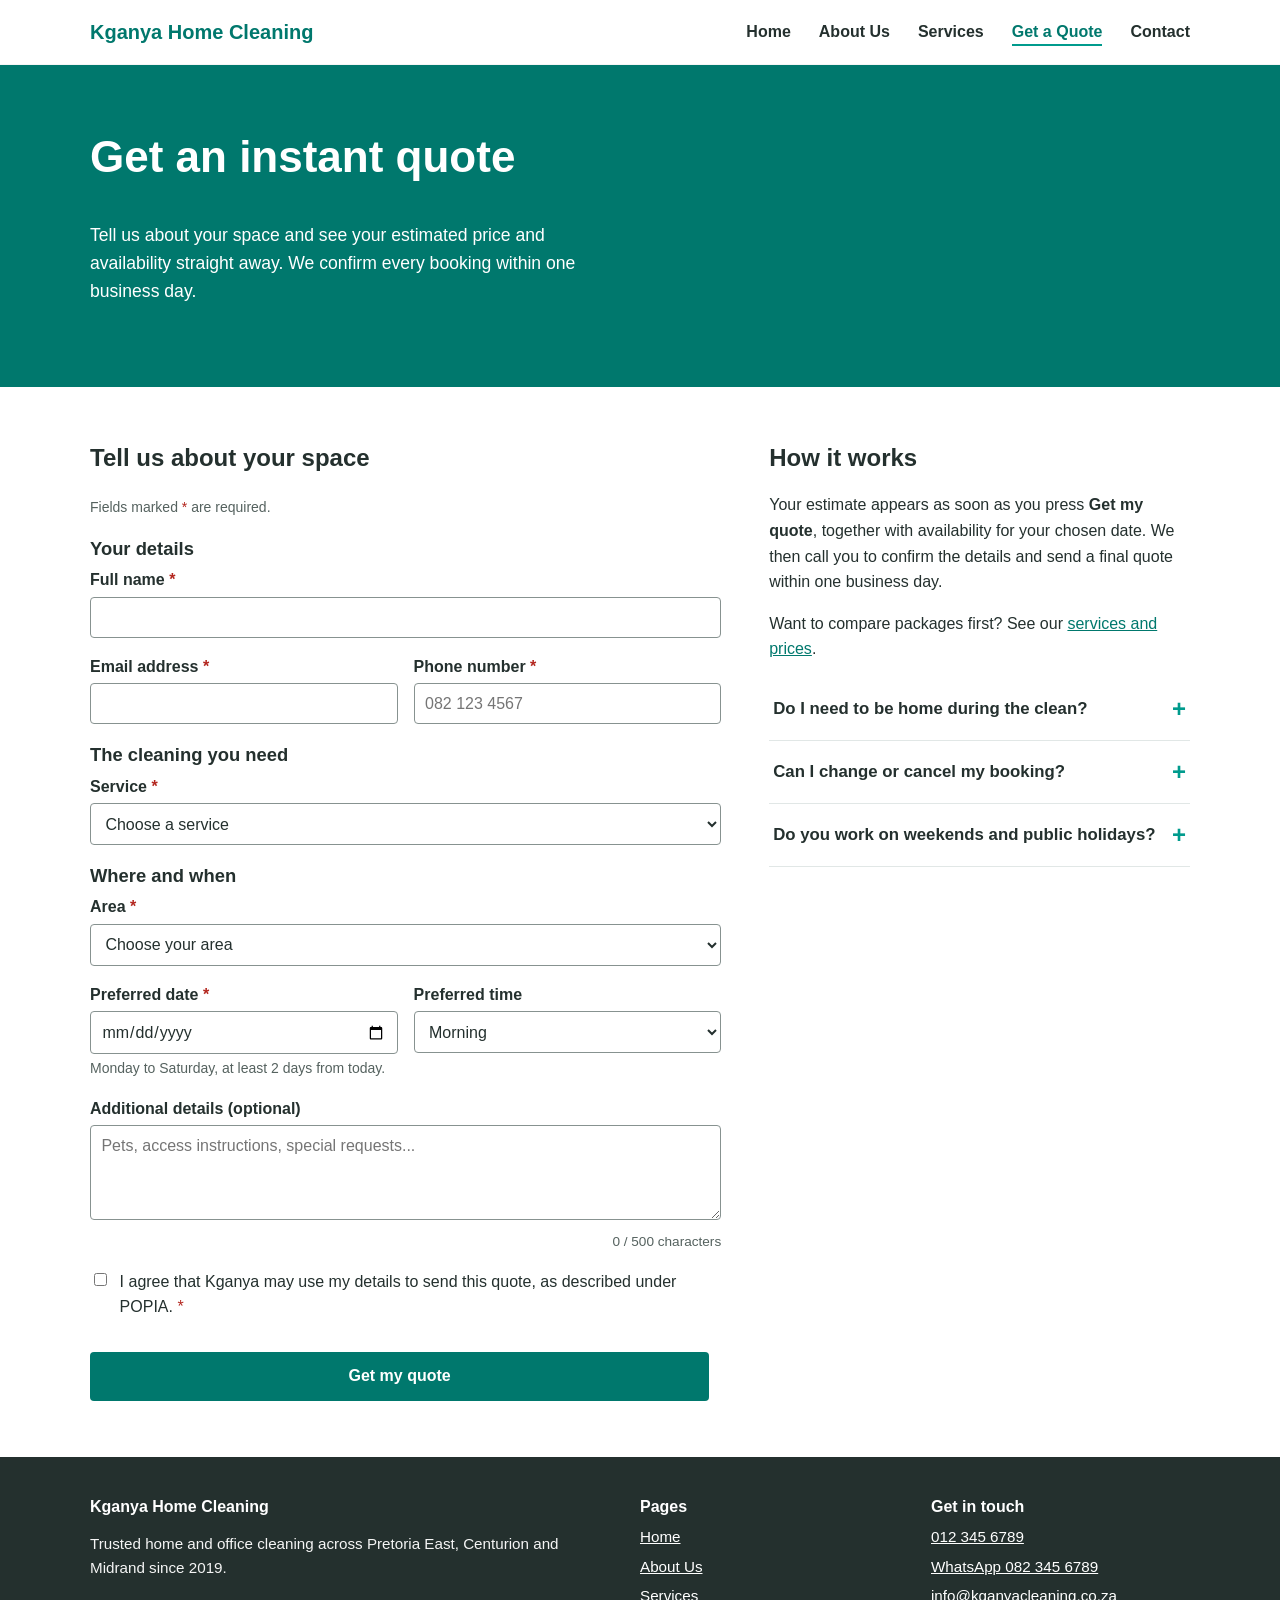
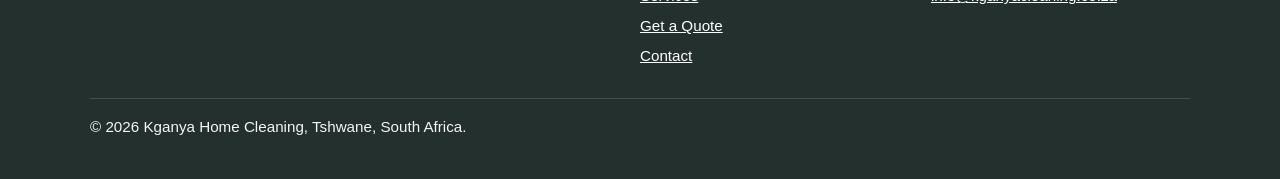
<file: kganya-home-cleaning/enquiry.html>
<!DOCTYPE html>
<html lang="en-ZA">
<head>
<meta charset="UTF-8">
<meta name="viewport" content="width=device-width, initial-scale=1.0">
<meta http-equiv="Content-Security-Policy" content="default-src 'self'; script-src 'self' https://unpkg.com; style-src 'self' https://fonts.googleapis.com https://unpkg.com; font-src 'self' https://fonts.gstatic.com; img-src 'self' data: https://tile.openstreetmap.org https://unpkg.com; connect-src 'self'; form-action 'self' mailto:; base-uri 'self'; object-src 'none'">
<meta name="referrer" content="strict-origin-when-cross-origin">
<title>Get an Instant Cleaning Quote: Pretoria &amp; Centurion | Kganya</title>
<meta name="description" content="Get an instant estimate for home or office cleaning in Pretoria East, Centurion and Midrand, and check availability for your preferred date.">
<meta name="keywords" content="cleaning services Pretoria East, home cleaning Centurion, office cleaning Midrand, deep cleaning Pretoria, move-out cleaning Centurion, cleaning quote Pretoria">
<meta name="robots" content="index, follow">
<link rel="canonical" href="https://kganya-home-cleaning.netlify.app/enquiry.html">
<meta property="og:type" content="website">
<meta property="og:site_name" content="Kganya Home Cleaning">
<meta property="og:title" content="Get an Instant Cleaning Quote: Pretoria &amp; Centurion | Kganya">
<meta property="og:description" content="Get an instant estimate for home or office cleaning in Pretoria East, Centurion and Midrand, and check availability for your preferred date.">
<meta property="og:url" content="https://kganya-home-cleaning.netlify.app/enquiry.html">
<meta property="og:image" content="https://kganya-home-cleaning.netlify.app/images/kitchen-after-deep-clean-pretoria.jpg">
<meta property="og:locale" content="en_ZA">
<meta name="twitter:card" content="summary_large_image">
<meta name="theme-color" content="#00786D">
<link rel="icon" href="images/favicon.svg" type="image/svg+xml">
<link rel="preconnect" href="https://fonts.googleapis.com">
<link rel="preconnect" href="https://fonts.gstatic.com" crossorigin>
<link rel="stylesheet" href="https://fonts.googleapis.com/css2?family=Montserrat:wght@700&family=Open+Sans:wght@400;600;700&display=swap">
<link rel="stylesheet" href="css/style.css">
<script src="js/main.js" defer></script>
<script src="js/data.js" defer></script>
<script src="js/validate.js" defer></script>
<script src="js/enquiry.js" defer></script>
</head><body>
<a class="skip-link" href="#main">Skip to main content</a>

<header class="site-header">
  <div class="container">
    <a href="index.html" class="logo">Kganya Home Cleaning</a>
    <button class="nav-toggle" type="button" aria-expanded="false" aria-controls="primary-nav" aria-label="Open menu">
      <span class="nav-toggle-bar"></span>
      <span class="nav-toggle-bar"></span>
      <span class="nav-toggle-bar"></span>
    </button>
    <nav class="main-nav" id="primary-nav" aria-label="Primary">
      <ul>
        <li><a href="index.html">Home</a></li>
        <li><a href="about.html">About Us</a></li>
        <li><a href="services.html">Services</a></li>
        <li><a href="enquiry.html" aria-current="page">Get a Quote</a></li>
        <li><a href="contact.html">Contact</a></li>
      </ul>
    </nav>
  </div>
</header>

<main id="main">
  <section class="hero">
    <div class="container">
      <h1>Get an instant quote</h1>
      <p>Tell us about your space and see your estimated price and availability straight away. We confirm every booking within one business day.</p>
    </div>
  </section>

  <section aria-labelledby="form-heading">
    <div class="container form-layout">
      <div>
        <h2 id="form-heading">Tell us about your space</h2>
        <form id="quote-form" name="quote-request" action="thank-you.html" method="post" data-netlify="true" netlify-honeypot="bot-field" aria-describedby="quote-intro">
          <p id="quote-intro" class="hint">Fields marked <span class="required-mark">*</span> are required.</p>
          <div class="form-summary" tabindex="-1" hidden></div>
          <input type="hidden" name="form-name" value="quote-request">
          <input type="hidden" name="reference" value="">
          <input type="hidden" name="estimate" value="">
          <p class="honeypot"><label>Leave this field empty <input type="text" name="bot-field" tabindex="-1" autocomplete="off"></label></p>

          <fieldset class="form-section">
            <legend>Your details</legend>
            <div class="field">
              <label for="q-name">Full name <span class="required-mark">*</span></label>
              <input type="text" id="q-name" name="name" autocomplete="name" required minlength="2" maxlength="60">
            </div>
            <div class="field-row">
              <div class="field">
                <label for="q-email">Email address <span class="required-mark">*</span></label>
                <input type="email" id="q-email" name="email" autocomplete="email" required>
              </div>
              <div class="field">
                <label for="q-phone">Phone number <span class="required-mark">*</span></label>
                <input type="tel" id="q-phone" name="phone" autocomplete="tel" placeholder="082 123 4567" required>
              </div>
            </div>
          </fieldset>

          <fieldset class="form-section">
            <legend>The cleaning you need</legend>
            <div class="field">
              <label for="q-service">Service <span class="required-mark">*</span></label>
              <select id="q-service" name="service" required>
                <option value="">Choose a service</option>
                <option value="standard">Standard Clean</option>
                <option value="deep">Deep Clean</option>
                <option value="move">Move-in / Move-out Clean</option>
                <option value="office">Small Office Package</option>
                <option value="custom">Custom Commercial Contract</option>
              </select>
            </div>

            <div id="residential-fields" class="form-section" hidden>
              <div class="field">
                <label for="q-property">Property type <span class="required-mark">*</span></label>
                <select id="q-property" name="property">
                  <option value="">Choose one</option>
                  <option value="apartment">Apartment or townhouse</option>
                  <option value="house">House</option>
                </select>
              </div>
              <div class="field-row">
                <div class="field">
                  <label for="q-bedrooms">Bedrooms <span class="required-mark">*</span></label>
                  <input type="number" id="q-bedrooms" name="bedrooms" min="1" max="10" step="1" value="2" inputmode="numeric">
                </div>
                <div class="field">
                  <label for="q-bathrooms">Bathrooms <span class="required-mark">*</span></label>
                  <input type="number" id="q-bathrooms" name="bathrooms" min="1" max="6" step="1" value="1" inputmode="numeric">
                </div>
              </div>
              <fieldset class="field">
                <legend>Add-ons (optional)</legend>
                <div class="option-list">
                  <label><input type="checkbox" name="addons" value="oven"> Inside oven (+R150)</label>
                  <label><input type="checkbox" name="addons" value="fridge"> Inside fridge (+R100)</label>
                  <label><input type="checkbox" name="addons" value="windows"> Interior windows (+R200)</label>
                  <label><input type="checkbox" name="addons" value="ironing"> Ironing, 1 hour (+R120)</label>
                </div>
              </fieldset>
            </div>

            <div id="commercial-fields" class="form-section" hidden>
              <div class="field">
                <label for="q-size">Floor size (m&sup2;) <span class="required-mark">*</span></label>
                <input type="number" id="q-size" name="size" min="20" max="5000" step="1" inputmode="numeric" placeholder="e.g. 120">
                <p class="hint">The Small Office Package covers up to 150&nbsp;m&sup2;.</p>
              </div>
            </div>

            <div class="field" id="frequency-field">
              <label for="q-frequency">How often? <span class="required-mark">*</span></label>
              <select id="q-frequency" name="frequency">
                <option value="once-off">Once-off</option>
              </select>
              <p class="hint">Regular Standard Cleans get up to 15% off.</p>
            </div>
          </fieldset>

          <fieldset class="form-section">
            <legend>Where and when</legend>
            <div class="field">
              <label for="q-area">Area <span class="required-mark">*</span></label>
              <select id="q-area" name="area" required>
                <option value="">Choose your area</option>
                <option value="pretoria-east">Pretoria East</option>
                <option value="centurion">Centurion</option>
                <option value="midrand">Midrand</option>
                <option value="other">Elsewhere in Gauteng (+R150 travel)</option>
              </select>
            </div>
            <div class="field-row">
              <div class="field">
                <label for="q-date">Preferred date <span class="required-mark">*</span></label>
                <input type="date" id="q-date" name="date" required>
                <p class="hint">Monday to Saturday, at least 2 days from today.</p>
              </div>
              <div class="field">
                <label for="q-time">Preferred time</label>
                <select id="q-time" name="time">
                  <option value="morning">Morning</option>
                  <option value="afternoon">Afternoon</option>
                </select>
              </div>
            </div>
            <div class="field">
              <label for="q-message">Additional details (optional)</label>
              <textarea id="q-message" name="message" rows="4" maxlength="500" placeholder="Pets, access instructions, special requests..."></textarea>
              <p class="char-count" id="q-message-count" aria-live="polite"></p>
            </div>
          </fieldset>

          <div class="field">
            <label class="consent-label"><input type="checkbox" id="q-consent" name="consent" value="yes" required> <span>I agree that Kganya may use my details to send this quote, as described under POPIA. <span class="required-mark">*</span></span></label>
          </div>
          <button type="submit" class="btn">Get my quote</button>
        </form>
      </div>

      <aside aria-labelledby="next-heading">
        <div id="quote-result" class="result-panel" tabindex="-1" aria-live="polite" hidden></div>
        <h2 id="next-heading">How it works</h2>
        <p>Your estimate appears as soon as you press <strong>Get my quote</strong>, together with availability for your chosen date. We then call you to confirm the details and send a final quote within one business day.</p>
        <p>Want to compare packages first? See our <a href="services.html">services and prices</a>.</p>
<div class="accordion">
  <div class="accordion-item">
    <h3><button type="button" class="accordion-trigger" id="enq-q1" aria-expanded="false" aria-controls="enq-a1">Do I need to be home during the clean?</button></h3>
    <div class="accordion-panel" id="enq-a1" role="region" aria-labelledby="enq-q1" hidden>
      <p>No. Many clients leave a key or gate remote with a neighbour or in a lockbox. Tell us how we can get in under Additional details.</p>
    </div>
  </div>
  <div class="accordion-item">
    <h3><button type="button" class="accordion-trigger" id="enq-q2" aria-expanded="false" aria-controls="enq-a2">Can I change or cancel my booking?</button></h3>
    <div class="accordion-panel" id="enq-a2" role="region" aria-labelledby="enq-q2" hidden>
      <p>Yes, free of charge up to 24 hours before your clean. Call or WhatsApp us to change the date.</p>
    </div>
  </div>
  <div class="accordion-item">
    <h3><button type="button" class="accordion-trigger" id="enq-q3" aria-expanded="false" aria-controls="enq-a3">Do you work on weekends and public holidays?</button></h3>
    <div class="accordion-panel" id="enq-a3" role="region" aria-labelledby="enq-q3" hidden>
      <p>We work Monday to Saturday. Saturdays are mornings only, and we are closed on Sundays and public holidays.</p>
    </div>
  </div>
</div>
      </aside>
    </div>
  </section>
</main>

<footer class="site-footer">
  <div class="container">
    <div class="footer-grid">
      <div>
        <h2>Kganya Home Cleaning</h2>
        <p>Trusted home and office cleaning across Pretoria East, Centurion and Midrand since 2019.</p>
      </div>
      <nav aria-label="Footer">
        <h2>Pages</h2>
        <ul>
          <li><a href="index.html">Home</a></li>
          <li><a href="about.html">About Us</a></li>
          <li><a href="services.html">Services</a></li>
          <li><a href="enquiry.html">Get a Quote</a></li>
          <li><a href="contact.html">Contact</a></li>
        </ul>
      </nav>
      <div>
        <h2>Get in touch</h2>
        <ul>
          <li><a href="tel:+27123456789">012&nbsp;345&nbsp;6789</a></li>
          <li><a href="https://wa.me/27823456789" target="_blank" rel="noopener noreferrer">WhatsApp 082 345 6789</a></li>
          <li><a href="mailto:info@kganyacleaning.co.za">info@kganyacleaning.co.za</a></li>
        </ul>
      </div>
    </div>
    <p class="footer-bottom">&copy; <span data-year>2026</span> Kganya Home Cleaning, Tshwane, South Africa.</p>
  </div>
</footer>

</body>
</html>
</file>
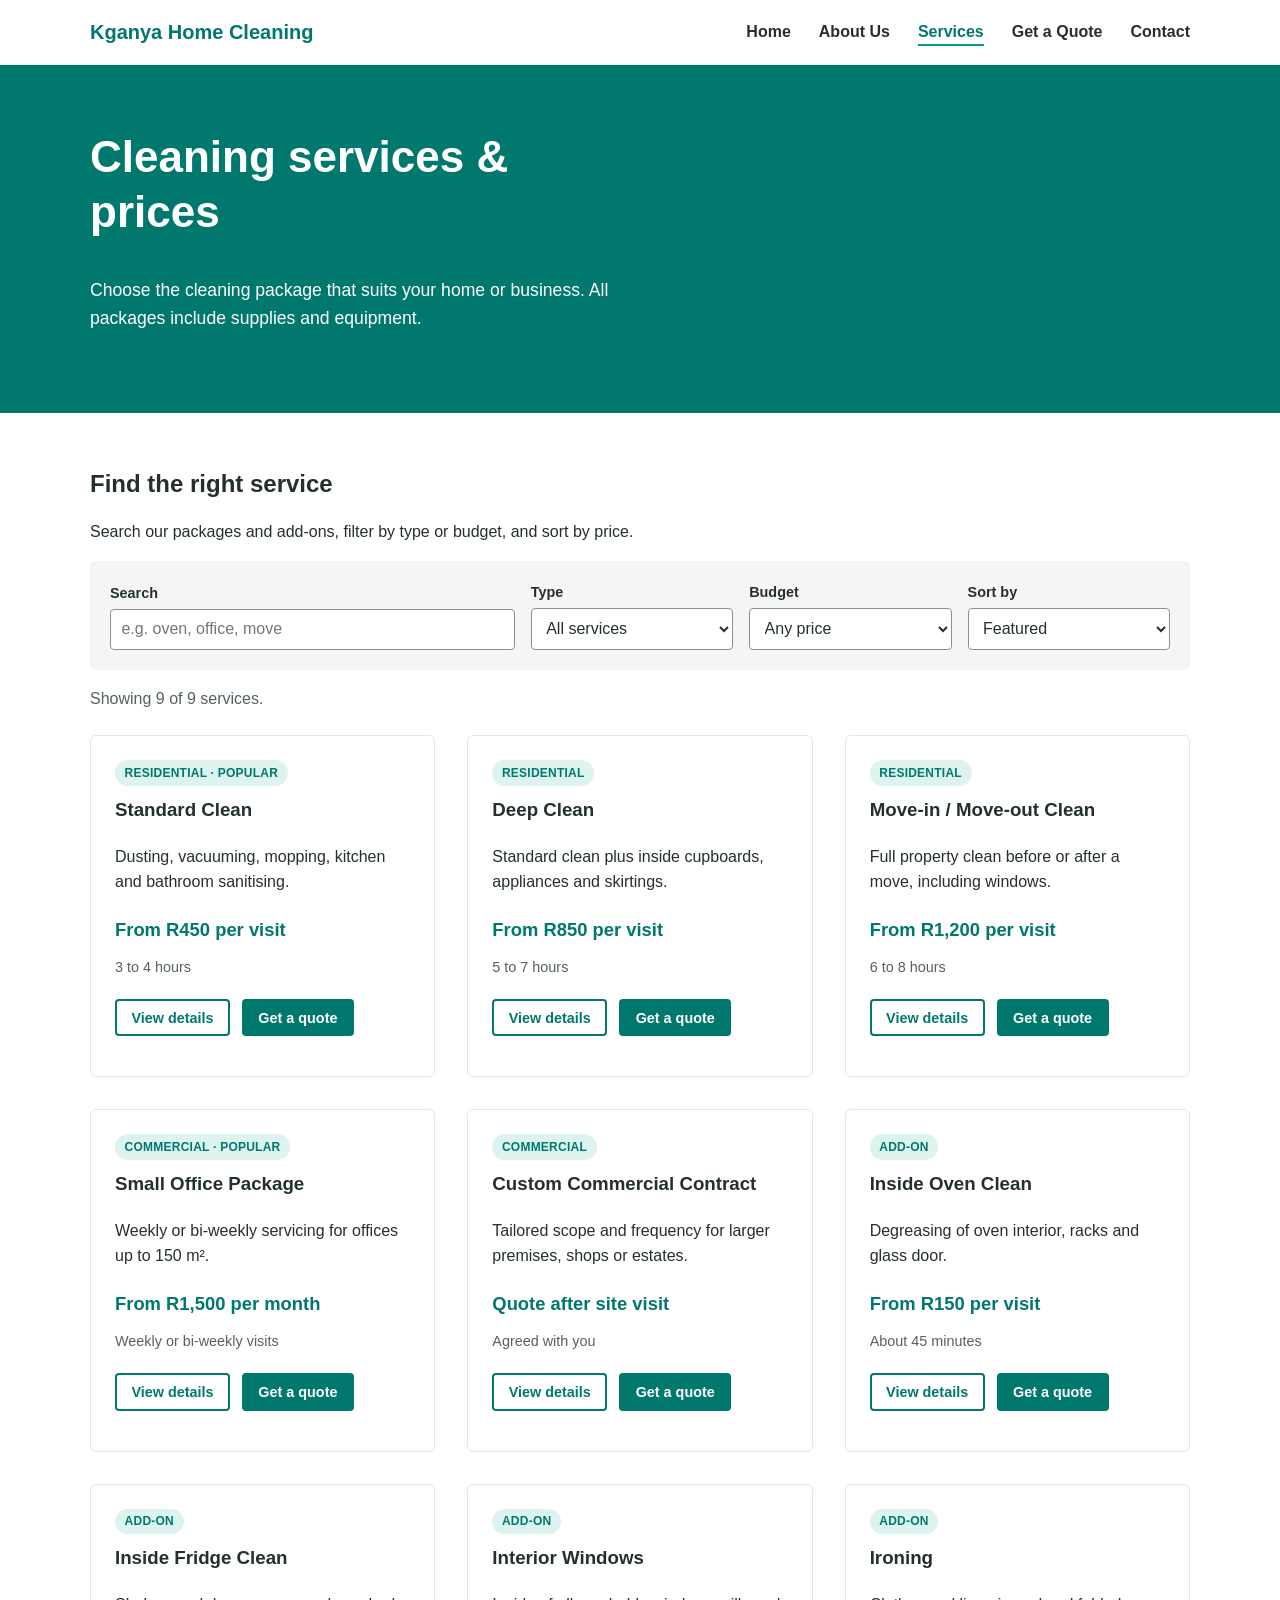
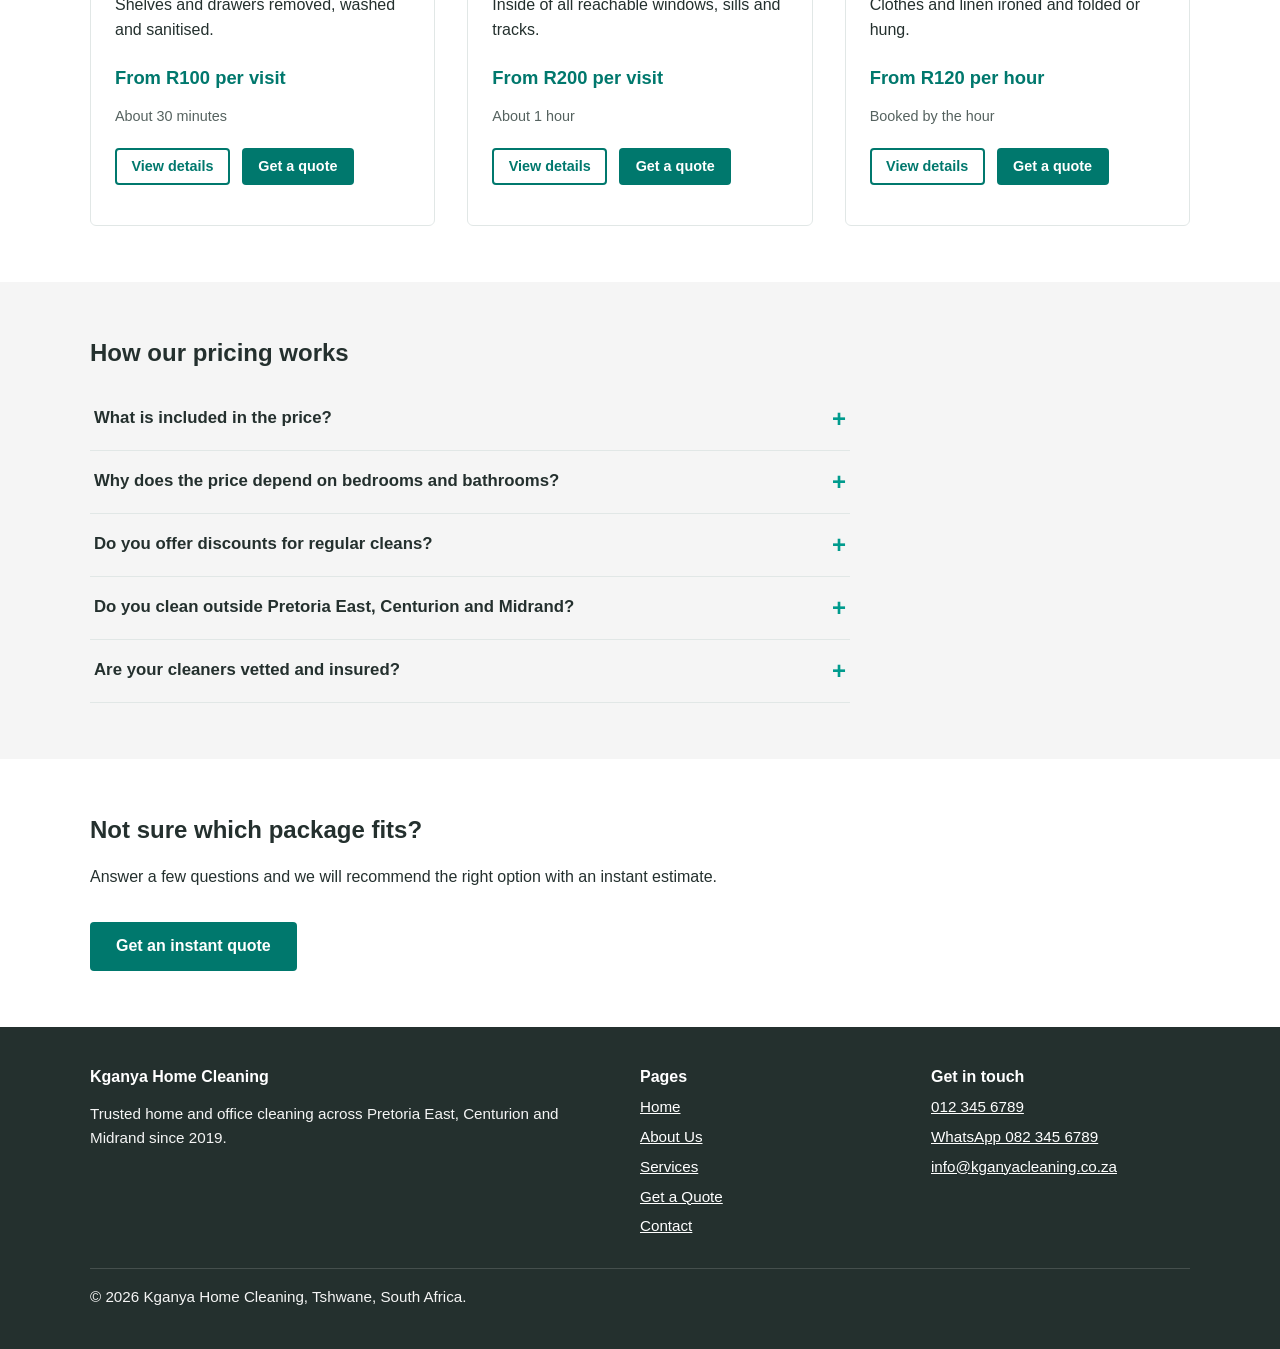
<file: kganya-home-cleaning/services.html>
<!DOCTYPE html>
<html lang="en-ZA">
<head>
<meta charset="UTF-8">
<meta name="viewport" content="width=device-width, initial-scale=1.0">
<meta http-equiv="Content-Security-Policy" content="default-src 'self'; script-src 'self' https://unpkg.com; style-src 'self' https://fonts.googleapis.com https://unpkg.com; font-src 'self' https://fonts.gstatic.com; img-src 'self' data: https://tile.openstreetmap.org https://unpkg.com; connect-src 'self'; form-action 'self' mailto:; base-uri 'self'; object-src 'none'">
<meta name="referrer" content="strict-origin-when-cross-origin">
<title>Cleaning Services &amp; Prices: Pretoria, Centurion, Midrand | Kganya</title>
<meta name="description" content="Compare home and office cleaning packages and add-ons with prices: Standard Clean from R450, Deep Clean from R850, office cleaning from R1 500 a month.">
<meta name="keywords" content="cleaning services Pretoria East, home cleaning Centurion, office cleaning Midrand, deep cleaning Pretoria, move-out cleaning Centurion, cleaning quote Pretoria">
<meta name="robots" content="index, follow">
<link rel="canonical" href="https://kganya-home-cleaning.netlify.app/services.html">
<meta property="og:type" content="website">
<meta property="og:site_name" content="Kganya Home Cleaning">
<meta property="og:title" content="Cleaning Services &amp; Prices: Pretoria, Centurion, Midrand | Kganya">
<meta property="og:description" content="Compare home and office cleaning packages and add-ons with prices: Standard Clean from R450, Deep Clean from R850, office cleaning from R1 500 a month.">
<meta property="og:url" content="https://kganya-home-cleaning.netlify.app/services.html">
<meta property="og:image" content="https://kganya-home-cleaning.netlify.app/images/kitchen-after-deep-clean-pretoria.jpg">
<meta property="og:locale" content="en_ZA">
<meta name="twitter:card" content="summary_large_image">
<meta name="theme-color" content="#00786D">
<link rel="icon" href="images/favicon.svg" type="image/svg+xml">
<link rel="preconnect" href="https://fonts.googleapis.com">
<link rel="preconnect" href="https://fonts.gstatic.com" crossorigin>
<link rel="stylesheet" href="https://fonts.googleapis.com/css2?family=Montserrat:wght@700&family=Open+Sans:wght@400;600;700&display=swap">
<link rel="stylesheet" href="css/style.css">
<script src="js/main.js" defer></script>
<script src="js/data.js" defer></script>
<script src="js/catalogue.js" defer></script>
</head><body>
<a class="skip-link" href="#main">Skip to main content</a>

<header class="site-header">
  <div class="container">
    <a href="index.html" class="logo">Kganya Home Cleaning</a>
    <button class="nav-toggle" type="button" aria-expanded="false" aria-controls="primary-nav" aria-label="Open menu">
      <span class="nav-toggle-bar"></span>
      <span class="nav-toggle-bar"></span>
      <span class="nav-toggle-bar"></span>
    </button>
    <nav class="main-nav" id="primary-nav" aria-label="Primary">
      <ul>
        <li><a href="index.html">Home</a></li>
        <li><a href="about.html">About Us</a></li>
        <li><a href="services.html" aria-current="page">Services</a></li>
        <li><a href="enquiry.html">Get a Quote</a></li>
        <li><a href="contact.html">Contact</a></li>
      </ul>
    </nav>
  </div>
</header>

<main id="main">
  <section class="hero">
    <div class="container">
      <h1>Cleaning services &amp; prices</h1>
      <p>Choose the cleaning package that suits your home or business. All packages include supplies and equipment.</p>
    </div>
  </section>

  <section aria-labelledby="catalogue-heading">
    <div class="container">
      <h2 id="catalogue-heading">Find the right service</h2>
      <p class="section-intro">Search our packages and add-ons, filter by type or budget, and sort by price.</p>

      <form id="catalogue-form" class="toolbar" role="search" aria-label="Search services">
        <div class="search-field">
          <label for="search">Search</label>
          <input type="search" id="search" name="q" placeholder="e.g. oven, office, move" autocomplete="off">
        </div>
        <div>
          <label for="filter-category">Type</label>
          <select id="filter-category" name="category">
            <option value="all">All services</option>
            <option value="Residential">Residential</option>
            <option value="Commercial">Commercial</option>
            <option value="Add-on">Add-ons</option>
          </select>
        </div>
        <div>
          <label for="filter-budget">Budget</label>
          <select id="filter-budget" name="budget">
            <option value="any">Any price</option>
            <option value="200">Up to R200</option>
            <option value="500">Up to R500</option>
            <option value="1000">Up to R1&nbsp;000</option>
            <option value="1500">Up to R1&nbsp;500</option>
          </select>
        </div>
        <div>
          <label for="sort">Sort by</label>
          <select id="sort" name="sort">
            <option value="featured">Featured</option>
            <option value="price-asc">Price: low to high</option>
            <option value="price-desc">Price: high to low</option>
            <option value="name">Name (A to Z)</option>
          </select>
        </div>
        <button type="submit" class="visually-hidden">Apply search and filters</button>
      </form>

      <p id="results-status" class="results-status" aria-live="polite"></p>
      <ul id="catalogue" class="catalogue grid grid-3">
        <li><p>Loading services&hellip;</p></li>
      </ul>
      <noscript><p>Turn on JavaScript to see our full price list, or <a href="contact.html">contact us</a> for prices.</p></noscript>
    </div>
  </section>

  <section class="alt" aria-labelledby="faq-heading">
    <div class="container">
      <h2 id="faq-heading">How our pricing works</h2>
<div class="accordion">
  <div class="accordion-item">
    <h3><button type="button" class="accordion-trigger" id="faq-q1" aria-expanded="false" aria-controls="faq-a1">What is included in the price?</button></h3>
    <div class="accordion-panel" id="faq-a1" role="region" aria-labelledby="faq-q1" hidden>
      <p>All cleaning products, cloths, mops and vacuum cleaners are included. You do not need to supply anything.</p>
    </div>
  </div>
  <div class="accordion-item">
    <h3><button type="button" class="accordion-trigger" id="faq-q2" aria-expanded="false" aria-controls="faq-a2">Why does the price depend on bedrooms and bathrooms?</button></h3>
    <div class="accordion-panel" id="faq-a2" role="region" aria-labelledby="faq-q2" hidden>
      <p>Our prices are for homes with up to 2 bedrooms and 1 bathroom. Each extra bedroom or bathroom adds time on site, so it adds a fixed amount to the visit price. Our <a href="enquiry.html">quote form</a> works this out for you.</p>
    </div>
  </div>
  <div class="accordion-item">
    <h3><button type="button" class="accordion-trigger" id="faq-q3" aria-expanded="false" aria-controls="faq-a3">Do you offer discounts for regular cleans?</button></h3>
    <div class="accordion-panel" id="faq-a3" role="region" aria-labelledby="faq-q3" hidden>
      <p>Yes. A Standard Clean booked weekly gets 15% off, every second week gets 10% off and monthly gets 5% off.</p>
    </div>
  </div>
  <div class="accordion-item">
    <h3><button type="button" class="accordion-trigger" id="faq-q4" aria-expanded="false" aria-controls="faq-a4">Do you clean outside Pretoria East, Centurion and Midrand?</button></h3>
    <div class="accordion-panel" id="faq-a4" role="region" aria-labelledby="faq-q4" hidden>
      <p>We can clean elsewhere in Gauteng for an extra travel fee of R150 per visit.</p>
    </div>
  </div>
  <div class="accordion-item">
    <h3><button type="button" class="accordion-trigger" id="faq-q5" aria-expanded="false" aria-controls="faq-a5">Are your cleaners vetted and insured?</button></h3>
    <div class="accordion-panel" id="faq-a5" role="region" aria-labelledby="faq-q5" hidden>
      <p>Yes. All twelve of our cleaners are permanent staff who have passed background checks, and our work is covered by public liability insurance.</p>
    </div>
  </div>
</div>
    </div>
  </section>

  <section aria-labelledby="cta-heading">
    <div class="container">
      <h2 id="cta-heading">Not sure which package fits?</h2>
      <p>Answer a few questions and we will recommend the right option with an instant estimate.</p>
      <a href="enquiry.html" class="btn">Get an instant quote</a>
    </div>
  </section>
</main>

<dialog class="modal" id="detail-modal" aria-labelledby="detail-title">
  <div class="modal-header">
    <h2 id="detail-title">Details</h2>
    <button type="button" class="modal-close" data-close aria-label="Close">&times;</button>
  </div>
  <div class="modal-body"></div>
</dialog>

<footer class="site-footer">
  <div class="container">
    <div class="footer-grid">
      <div>
        <h2>Kganya Home Cleaning</h2>
        <p>Trusted home and office cleaning across Pretoria East, Centurion and Midrand since 2019.</p>
      </div>
      <nav aria-label="Footer">
        <h2>Pages</h2>
        <ul>
          <li><a href="index.html">Home</a></li>
          <li><a href="about.html">About Us</a></li>
          <li><a href="services.html">Services</a></li>
          <li><a href="enquiry.html">Get a Quote</a></li>
          <li><a href="contact.html">Contact</a></li>
        </ul>
      </nav>
      <div>
        <h2>Get in touch</h2>
        <ul>
          <li><a href="tel:+27123456789">012&nbsp;345&nbsp;6789</a></li>
          <li><a href="https://wa.me/27823456789" target="_blank" rel="noopener noreferrer">WhatsApp 082 345 6789</a></li>
          <li><a href="mailto:info@kganyacleaning.co.za">info@kganyacleaning.co.za</a></li>
        </ul>
      </div>
    </div>
    <p class="footer-bottom">&copy; <span data-year>2026</span> Kganya Home Cleaning, Tshwane, South Africa.</p>
  </div>
</footer>

</body>
</html>
</file>
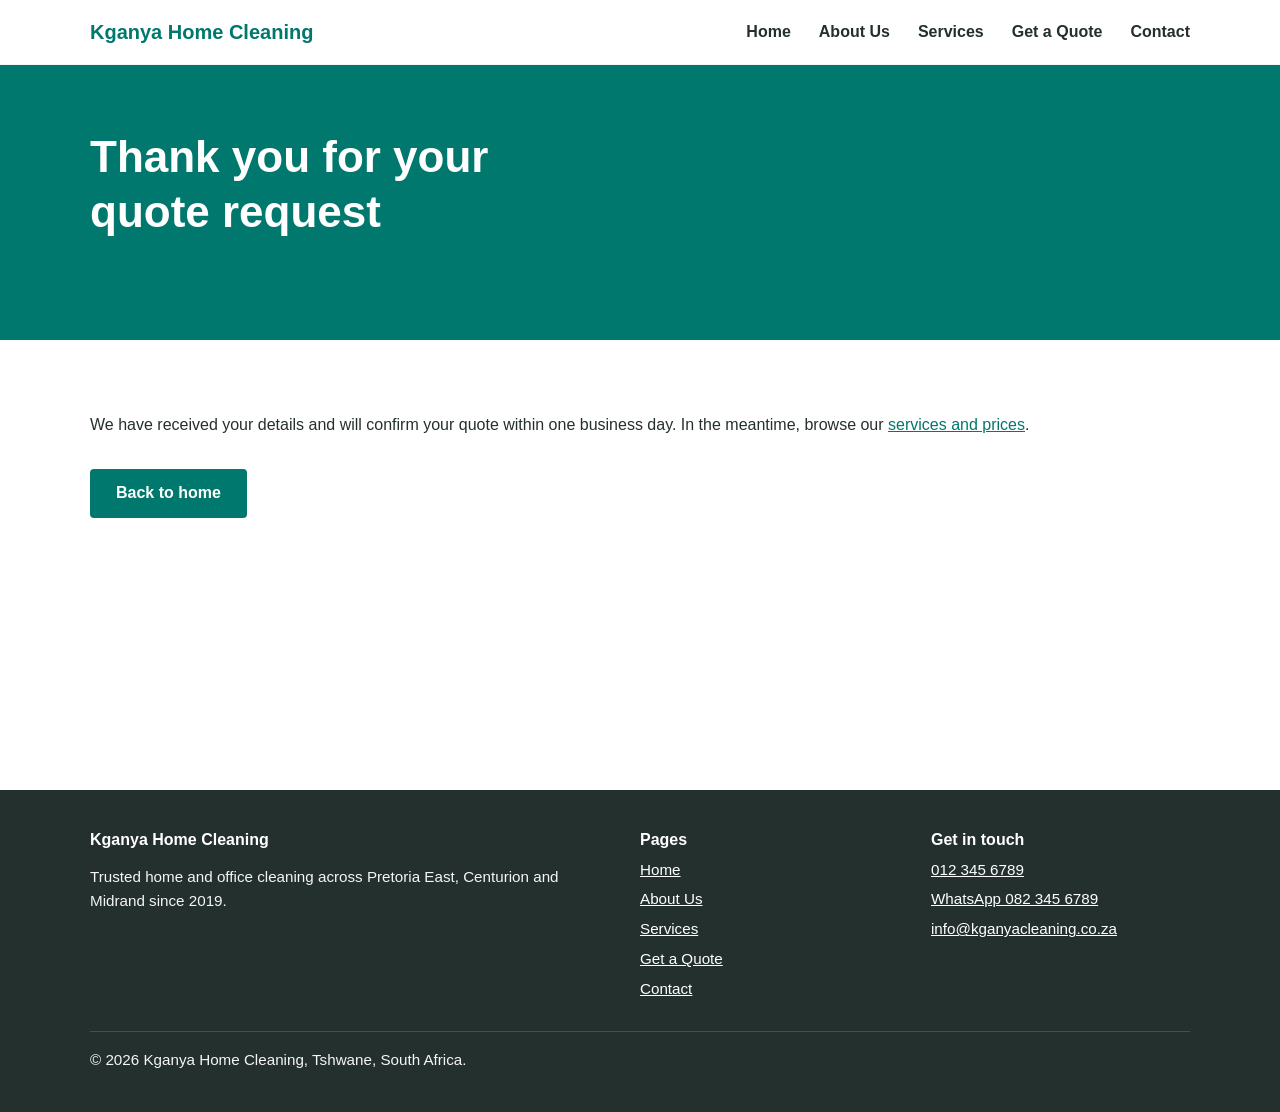
<file: kganya-home-cleaning/thank-you.html>
<!DOCTYPE html>
<html lang="en-ZA">
<head>
<meta charset="UTF-8">
<meta name="viewport" content="width=device-width, initial-scale=1.0">
<meta http-equiv="Content-Security-Policy" content="default-src 'self'; script-src 'self' https://unpkg.com; style-src 'self' https://fonts.googleapis.com https://unpkg.com; font-src 'self' https://fonts.gstatic.com; img-src 'self' data: https://tile.openstreetmap.org https://unpkg.com; connect-src 'self'; form-action 'self' mailto:; base-uri 'self'; object-src 'none'">
<meta name="referrer" content="strict-origin-when-cross-origin">
<title>Thank You | Kganya Home Cleaning</title>
<meta name="description" content="Kganya Home Cleaning: trusted cleaning in Pretoria East, Centurion and Midrand.">
<meta name="keywords" content="cleaning services Pretoria East, home cleaning Centurion, office cleaning Midrand, deep cleaning Pretoria, move-out cleaning Centurion, cleaning quote Pretoria">
<meta name="robots" content="noindex, follow">
<link rel="canonical" href="https://kganya-home-cleaning.netlify.app/thank-you.html">
<meta property="og:type" content="website">
<meta property="og:site_name" content="Kganya Home Cleaning">
<meta property="og:title" content="Thank You | Kganya Home Cleaning">
<meta property="og:description" content="Kganya Home Cleaning: trusted cleaning in Pretoria East, Centurion and Midrand.">
<meta property="og:url" content="https://kganya-home-cleaning.netlify.app/thank-you.html">
<meta property="og:image" content="https://kganya-home-cleaning.netlify.app/images/kitchen-after-deep-clean-pretoria.jpg">
<meta property="og:locale" content="en_ZA">
<meta name="twitter:card" content="summary_large_image">
<meta name="theme-color" content="#00786D">
<link rel="icon" href="images/favicon.svg" type="image/svg+xml">
<link rel="preconnect" href="https://fonts.googleapis.com">
<link rel="preconnect" href="https://fonts.gstatic.com" crossorigin>
<link rel="stylesheet" href="https://fonts.googleapis.com/css2?family=Montserrat:wght@700&family=Open+Sans:wght@400;600;700&display=swap">
<link rel="stylesheet" href="css/style.css">
<script src="js/main.js" defer></script>
</head><body>
<a class="skip-link" href="#main">Skip to main content</a>

<header class="site-header">
  <div class="container">
    <a href="index.html" class="logo">Kganya Home Cleaning</a>
    <button class="nav-toggle" type="button" aria-expanded="false" aria-controls="primary-nav" aria-label="Open menu">
      <span class="nav-toggle-bar"></span>
      <span class="nav-toggle-bar"></span>
      <span class="nav-toggle-bar"></span>
    </button>
    <nav class="main-nav" id="primary-nav" aria-label="Primary">
      <ul>
        <li><a href="index.html">Home</a></li>
        <li><a href="about.html">About Us</a></li>
        <li><a href="services.html">Services</a></li>
        <li><a href="enquiry.html">Get a Quote</a></li>
        <li><a href="contact.html">Contact</a></li>
      </ul>
    </nav>
  </div>
</header>

<main id="main">
  <section class="hero">
    <div class="container">
      <h1>Thank you for your quote request</h1>
    </div>
  </section>
  <section class="simple-page">
    <div class="container">
      <p>We have received your details and will confirm your quote within one business day. In the meantime, browse our <a href="services.html">services and prices</a>.</p>
      <a href="index.html" class="btn">Back to home</a>
    </div>
  </section>
</main>

<footer class="site-footer">
  <div class="container">
    <div class="footer-grid">
      <div>
        <h2>Kganya Home Cleaning</h2>
        <p>Trusted home and office cleaning across Pretoria East, Centurion and Midrand since 2019.</p>
      </div>
      <nav aria-label="Footer">
        <h2>Pages</h2>
        <ul>
          <li><a href="index.html">Home</a></li>
          <li><a href="about.html">About Us</a></li>
          <li><a href="services.html">Services</a></li>
          <li><a href="enquiry.html">Get a Quote</a></li>
          <li><a href="contact.html">Contact</a></li>
        </ul>
      </nav>
      <div>
        <h2>Get in touch</h2>
        <ul>
          <li><a href="tel:+27123456789">012&nbsp;345&nbsp;6789</a></li>
          <li><a href="https://wa.me/27823456789" target="_blank" rel="noopener noreferrer">WhatsApp 082 345 6789</a></li>
          <li><a href="mailto:info@kganyacleaning.co.za">info@kganyacleaning.co.za</a></li>
        </ul>
      </div>
    </div>
    <p class="footer-bottom">&copy; <span data-year>2026</span> Kganya Home Cleaning, Tshwane, South Africa.</p>
  </div>
</footer>

</body>
</html>
</file>
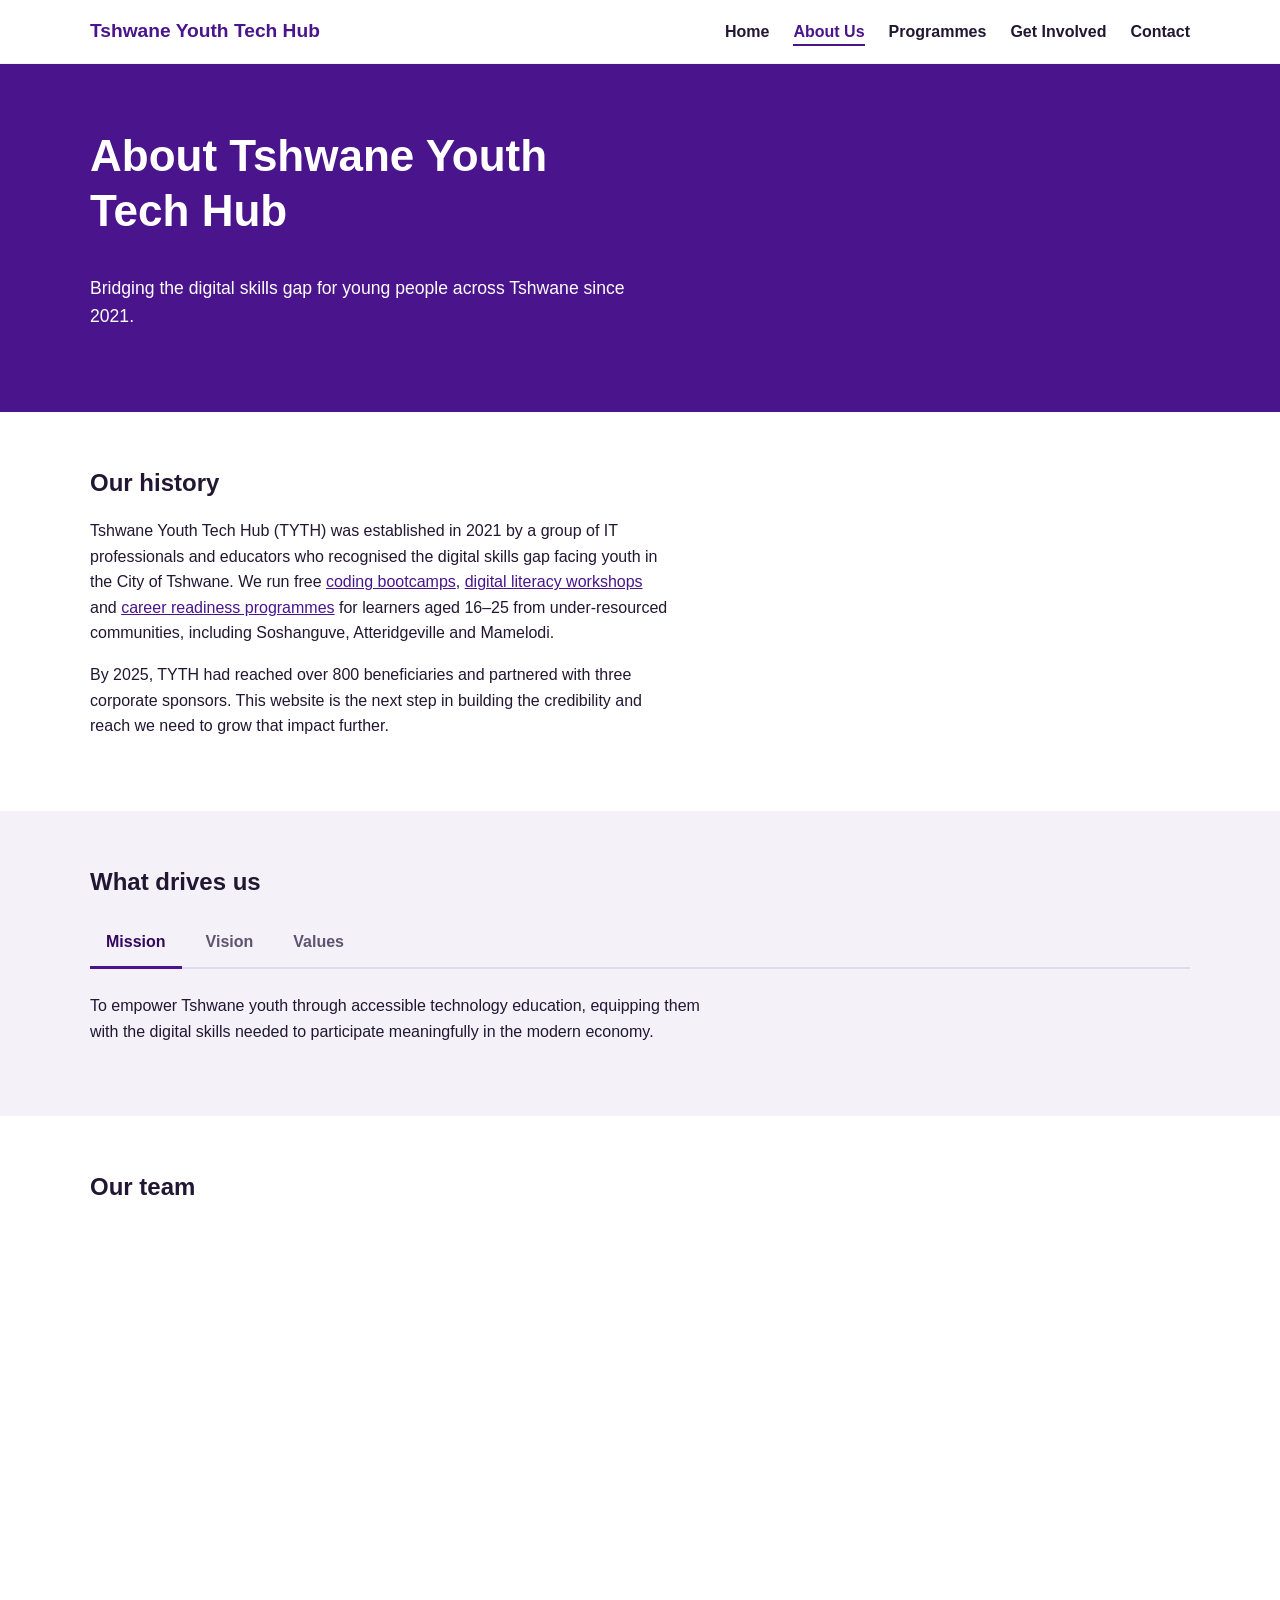
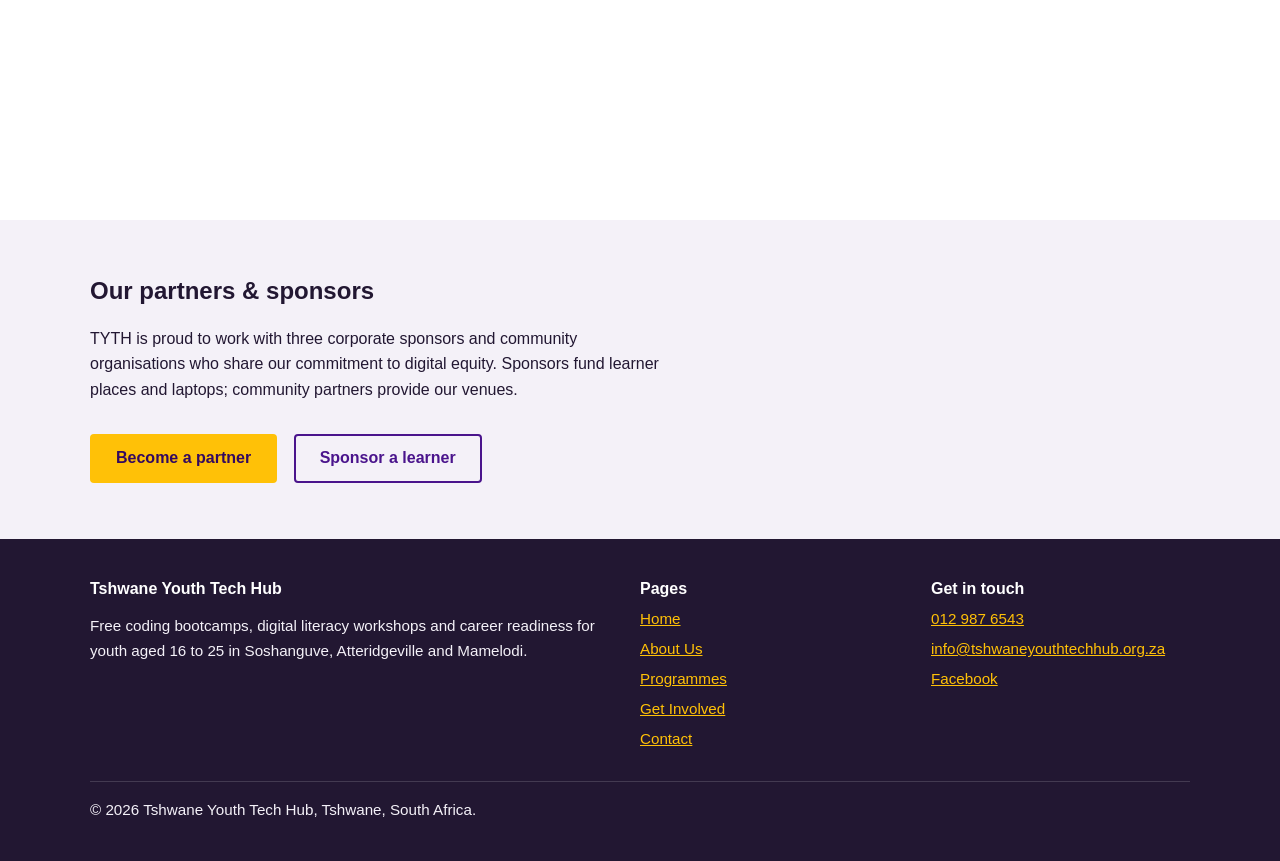
<file: tshwane-youth-tech-hub/about.html>
<!DOCTYPE html>
<html lang="en-ZA">
<head>
<meta charset="UTF-8">
<meta name="viewport" content="width=device-width, initial-scale=1.0">
<meta http-equiv="Content-Security-Policy" content="default-src 'self'; script-src 'self' https://unpkg.com; style-src 'self' https://fonts.googleapis.com https://unpkg.com; font-src 'self' https://fonts.gstatic.com; img-src 'self' data: https://tile.openstreetmap.org https://unpkg.com; connect-src 'self'; form-action 'self' mailto:; base-uri 'self'; object-src 'none'">
<meta name="referrer" content="strict-origin-when-cross-origin">
<title>About Tshwane Youth Tech Hub: Our Mission and Team</title>
<meta name="description" content="Learn how Tshwane Youth Tech Hub has trained over 800 young people in coding and digital skills since 2021, and meet the team behind our programmes.">
<meta name="keywords" content="free coding bootcamp Tshwane, digital skills training Soshanguve, learn to code Atteridgeville, youth tech programmes Pretoria, digital literacy Mamelodi, volunteer coding tutor Pretoria">
<meta name="robots" content="index, follow">
<link rel="canonical" href="https://tshwane-youth-tech-hub.netlify.app/about.html">
<meta property="og:type" content="website">
<meta property="og:site_name" content="Tshwane Youth Tech Hub">
<meta property="og:title" content="About Tshwane Youth Tech Hub: Our Mission and Team">
<meta property="og:description" content="Learn how Tshwane Youth Tech Hub has trained over 800 young people in coding and digital skills since 2021, and meet the team behind our programmes.">
<meta property="og:url" content="https://tshwane-youth-tech-hub.netlify.app/about.html">
<meta property="og:image" content="https://tshwane-youth-tech-hub.netlify.app/images/youth-learners-collaborating-on-laptops.jpg">
<meta property="og:locale" content="en_ZA">
<meta name="twitter:card" content="summary_large_image">
<meta name="theme-color" content="#4A148C">
<link rel="icon" href="images/favicon.svg" type="image/svg+xml">
<link rel="preconnect" href="https://fonts.googleapis.com">
<link rel="preconnect" href="https://fonts.gstatic.com" crossorigin>
<link rel="stylesheet" href="https://fonts.googleapis.com/css2?family=Poppins:wght@700&family=Roboto:wght@400;500;700&display=swap">
<link rel="stylesheet" href="css/style.css">
<script src="js/main.js" defer></script>
<script type="application/ld+json">
{
  "@context": "https://schema.org",
  "@type": "NGO",
  "name": "Tshwane Youth Tech Hub",
  "url": "https://tshwane-youth-tech-hub.netlify.app/",
  "logo": "https://tshwane-youth-tech-hub.netlify.app/images/favicon.svg",
  "image": "https://tshwane-youth-tech-hub.netlify.app/images/youth-learners-collaborating-on-laptops.jpg",
  "description": "Free coding bootcamps, digital literacy workshops and career readiness programmes for youth aged 16 to 25 in Tshwane.",
  "foundingDate": "2021",
  "email": "info@tshwaneyouthtechhub.org.za",
  "telephone": "+27-12-987-6543",
  "address": {
    "@type": "PostalAddress",
    "addressLocality": "Tshwane",
    "addressRegion": "Gauteng",
    "addressCountry": "ZA"
  },
  "areaServed": [
    "Soshanguve",
    "Atteridgeville",
    "Mamelodi",
    "Tshwane"
  ],
  "sameAs": [
    "https://www.facebook.com/TshwaneYouthTechHub"
  ]
}
</script>
</head><body>
<a class="skip-link" href="#main">Skip to main content</a>

<header class="site-header">
  <div class="container">
    <a href="index.html" class="logo">Tshwane Youth Tech Hub</a>
    <button class="nav-toggle" type="button" aria-expanded="false" aria-controls="primary-nav" aria-label="Open menu">
      <span class="nav-toggle-bar"></span>
      <span class="nav-toggle-bar"></span>
      <span class="nav-toggle-bar"></span>
    </button>
    <nav class="main-nav" id="primary-nav" aria-label="Primary">
      <ul>
        <li><a href="index.html">Home</a></li>
        <li><a href="about.html" aria-current="page">About Us</a></li>
        <li><a href="services.html">Programmes</a></li>
        <li><a href="enquiry.html">Get Involved</a></li>
        <li><a href="contact.html">Contact</a></li>
      </ul>
    </nav>
  </div>
</header>

<main id="main">
  <section class="hero">
    <div class="container">
      <h1>About Tshwane Youth Tech Hub</h1>
      <p>Bridging the digital skills gap for young people across Tshwane since 2021.</p>
    </div>
  </section>

  <section aria-labelledby="history-heading">
    <div class="container">
      <h2 id="history-heading">Our history</h2>
      <div class="section-intro">
        <p>Tshwane Youth Tech Hub (TYTH) was established in 2021 by a group of IT professionals and educators who recognised the digital skills gap facing youth in the City of Tshwane. We run free <a href="services.html?type=Coding%20bootcamp">coding bootcamps</a>, <a href="services.html?type=Digital%20literacy">digital literacy workshops</a> and <a href="services.html?type=Career%20readiness">career readiness programmes</a> for learners aged 16&ndash;25 from under-resourced communities, including Soshanguve, Atteridgeville and Mamelodi.</p>
        <p>By 2025, TYTH had reached over 800 beneficiaries and partnered with three corporate sponsors. This website is the next step in building the credibility and reach we need to grow that impact further.</p>
      </div>
    </div>
  </section>

  <section class="alt" aria-labelledby="purpose-heading">
    <div class="container">
      <h2 id="purpose-heading">What drives us</h2>
<div class="tabs">
  <div role="tablist" class="tablist" aria-label="Our mission, vision and values">
    <button type="button" role="tab" class="tab" id="purpose-tab-0" aria-controls="purpose-panel-0" aria-selected="true">Mission</button>
    <button type="button" role="tab" class="tab" id="purpose-tab-1" aria-controls="purpose-panel-1" aria-selected="false" tabindex="-1">Vision</button>
    <button type="button" role="tab" class="tab" id="purpose-tab-2" aria-controls="purpose-panel-2" aria-selected="false" tabindex="-1">Values</button>
  </div>
  <div role="tabpanel" class="tabpanel" id="purpose-panel-0" aria-labelledby="purpose-tab-0" tabindex="0">
    <p>To empower Tshwane youth through accessible technology education, equipping them with the digital skills needed to participate meaningfully in the modern economy.</p>
  </div>
  <div role="tabpanel" class="tabpanel" id="purpose-panel-1" aria-labelledby="purpose-tab-1" tabindex="0" hidden>
    <p>A Tshwane where every young person, regardless of socioeconomic background, has the digital skills to thrive in the fourth industrial revolution.</p>
  </div>
  <div role="tabpanel" class="tabpanel" id="purpose-panel-2" aria-labelledby="purpose-tab-2" tabindex="0" hidden>
    <ul class="values-list">
      <li><strong>Access for all:</strong> our programmes are free, close to home and need no prior experience.</li>
      <li><strong>Learning by doing:</strong> every session ends with something the learner has built.</li>
      <li><strong>Community first:</strong> we recruit, teach and hire from the communities we serve.</li>
      <li><strong>Accountability:</strong> we report our results openly to learners, families and sponsors.</li>
    </ul>
  </div>
</div>
    </div>
  </section>

  <section aria-labelledby="team-heading">
    <div class="container">
      <h2 id="team-heading">Our team</h2>
      <div class="grid grid-3">
        <article class="card card-hover reveal">
          <img class="photo photo-portrait" src="images/programme-director-tshwane-youth-tech-hub.jpg" alt="Portrait of the Tshwane Youth Tech Hub programme director" width="640" height="640" loading="lazy" decoding="async">
          <h3>Programme Director</h3>
          <p>Leads curriculum design and partner relationships.</p>
          <button type="button" class="btn btn-outline-dark btn-small" data-modal-target="bio-director">Read more</button>
        </article>
        <article class="card card-hover reveal">
          <img class="photo photo-portrait" src="images/volunteer-instructor-tshwane.jpg" alt="Volunteer instructor standing outdoors in a high-visibility vest" width="640" height="555" loading="lazy" decoding="async">
          <h3>Volunteer Instructors</h3>
          <p>IT professionals who deliver our bootcamps and workshops.</p>
          <button type="button" class="btn btn-outline-dark btn-small" data-modal-target="bio-instructors">Read more</button>
        </article>
        <article class="card card-hover reveal">
          <img class="photo photo-portrait" src="images/community-liaison-officer-tshwane.jpg" alt="Smiling community liaison officer in a grey blazer" width="612" height="408" loading="lazy" decoding="async">
          <h3>Community Liaison</h3>
          <p>Coordinates recruitment across Soshanguve, Atteridgeville and Mamelodi.</p>
          <button type="button" class="btn btn-outline-dark btn-small" data-modal-target="bio-liaison">Read more</button>
        </article>
      </div>
    </div>
  </section>

  <section class="alt" aria-labelledby="partners-heading">
    <div class="container">
      <h2 id="partners-heading">Our partners &amp; sponsors</h2>
      <p class="section-intro">TYTH is proud to work with three corporate sponsors and community organisations who share our commitment to digital equity. Sponsors fund learner places and laptops; community partners provide our venues.</p>
      <a href="enquiry.html?role=partner" class="btn">Become a partner</a>
      <a href="enquiry.html?role=sponsor" class="btn btn-outline-dark">Sponsor a learner</a>
    </div>
  </section>
</main>

<dialog class="modal" id="bio-director" aria-labelledby="bio-director-title">
  <div class="modal-header">
    <h2 id="bio-director-title">Programme Director</h2>
    <button type="button" class="modal-close" data-close aria-label="Close">&times;</button>
  </div>
  <div class="modal-body">
    <p>Our programme director designs the curriculum for every bootcamp and workshop, making sure learners leave with skills employers ask for. She also manages our relationships with corporate sponsors and reports on the results of each intake.</p><p><strong>Focus areas:</strong> curriculum, sponsor reporting, instructor training.</p>
  </div>
</dialog>
<dialog class="modal" id="bio-instructors" aria-labelledby="bio-instructors-title">
  <div class="modal-header">
    <h2 id="bio-instructors-title">Volunteer Instructors</h2>
    <button type="button" class="modal-close" data-close aria-label="Close">&times;</button>
  </div>
  <div class="modal-body">
    <p>Our instructors are working developers, analysts and IT support staff who give up Saturday mornings to teach. Each instructor completes a short induction on teaching beginners before they lead a class.</p><p><a href="enquiry.html?role=volunteer">Volunteer as an instructor</a></p>
  </div>
</dialog>
<dialog class="modal" id="bio-liaison" aria-labelledby="bio-liaison-title">
  <div class="modal-header">
    <h2 id="bio-liaison-title">Community Liaison</h2>
    <button type="button" class="modal-close" data-close aria-label="Close">&times;</button>
  </div>
  <div class="modal-body">
    <p>Our community liaison officer works with schools, churches and youth clubs in Soshanguve, Atteridgeville and Mamelodi to recruit learners, and helps families with application forms and transport questions.</p><p><strong>Contact:</strong> <a href="contact.html">via our contact page</a>.</p>
  </div>
</dialog>

<footer class="site-footer">
  <div class="container">
    <div class="footer-grid">
      <div>
        <h2>Tshwane Youth Tech Hub</h2>
        <p>Free coding bootcamps, digital literacy workshops and career readiness for youth aged 16 to 25 in Soshanguve, Atteridgeville and Mamelodi.</p>
      </div>
      <nav aria-label="Footer">
        <h2>Pages</h2>
        <ul>
          <li><a href="index.html">Home</a></li>
          <li><a href="about.html">About Us</a></li>
          <li><a href="services.html">Programmes</a></li>
          <li><a href="enquiry.html">Get Involved</a></li>
          <li><a href="contact.html">Contact</a></li>
        </ul>
      </nav>
      <div>
        <h2>Get in touch</h2>
        <ul>
          <li><a href="tel:+27129876543">012&nbsp;987&nbsp;6543</a></li>
          <li><a href="mailto:info@tshwaneyouthtechhub.org.za">info@tshwaneyouthtechhub.org.za</a></li>
          <li><a href="https://www.facebook.com/TshwaneYouthTechHub" target="_blank" rel="noopener noreferrer">Facebook</a></li>
        </ul>
      </div>
    </div>
    <p class="footer-bottom">&copy; <span data-year>2026</span> Tshwane Youth Tech Hub, Tshwane, South Africa.</p>
  </div>
</footer>

</body>
</html>
</file>
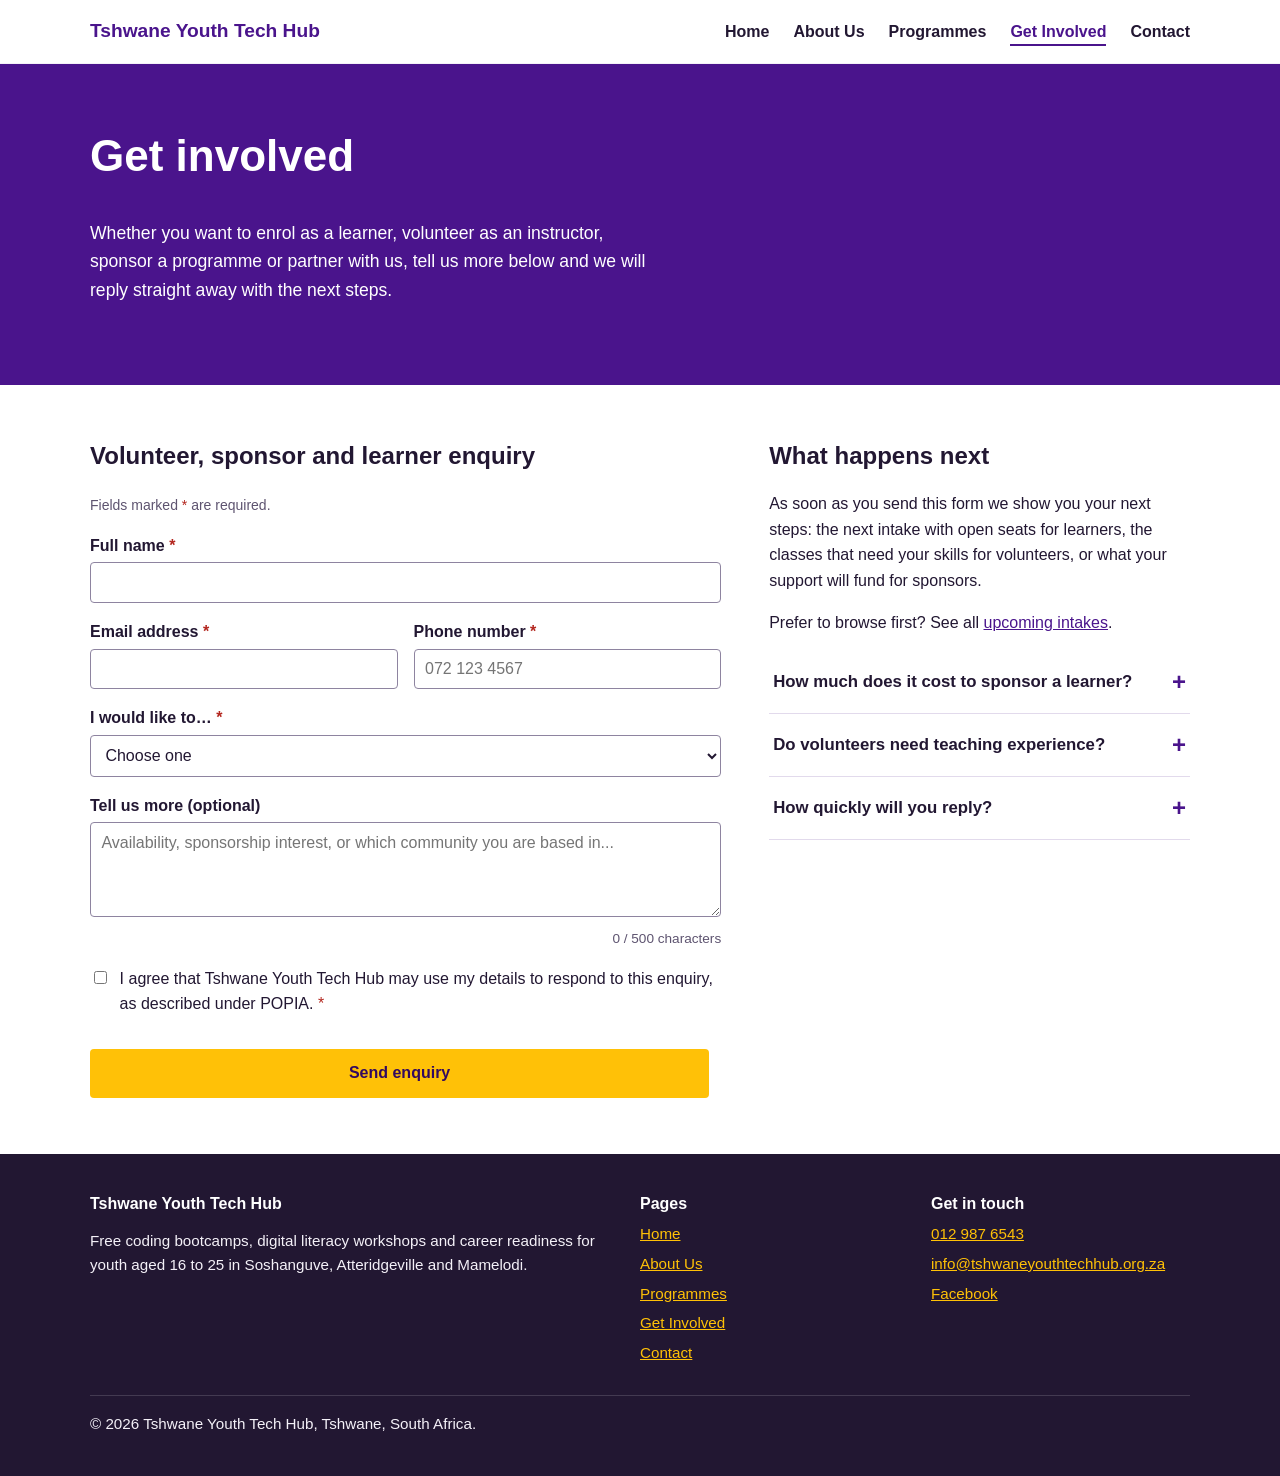
<file: tshwane-youth-tech-hub/enquiry.html>
<!DOCTYPE html>
<html lang="en-ZA">
<head>
<meta charset="UTF-8">
<meta name="viewport" content="width=device-width, initial-scale=1.0">
<meta http-equiv="Content-Security-Policy" content="default-src 'self'; script-src 'self' https://unpkg.com; style-src 'self' https://fonts.googleapis.com https://unpkg.com; font-src 'self' https://fonts.gstatic.com; img-src 'self' data: https://tile.openstreetmap.org https://unpkg.com; connect-src 'self'; form-action 'self' mailto:; base-uri 'self'; object-src 'none'">
<meta name="referrer" content="strict-origin-when-cross-origin">
<title>Get Involved: Apply, Volunteer or Sponsor | Tshwane Youth Tech Hub</title>
<meta name="description" content="Apply for a free coding bootcamp, volunteer as an instructor or sponsor a learner with Tshwane Youth Tech Hub, and see seat availability instantly.">
<meta name="keywords" content="free coding bootcamp Tshwane, digital skills training Soshanguve, learn to code Atteridgeville, youth tech programmes Pretoria, digital literacy Mamelodi, volunteer coding tutor Pretoria">
<meta name="robots" content="index, follow">
<link rel="canonical" href="https://tshwane-youth-tech-hub.netlify.app/enquiry.html">
<meta property="og:type" content="website">
<meta property="og:site_name" content="Tshwane Youth Tech Hub">
<meta property="og:title" content="Get Involved: Apply, Volunteer or Sponsor | Tshwane Youth Tech Hub">
<meta property="og:description" content="Apply for a free coding bootcamp, volunteer as an instructor or sponsor a learner with Tshwane Youth Tech Hub, and see seat availability instantly.">
<meta property="og:url" content="https://tshwane-youth-tech-hub.netlify.app/enquiry.html">
<meta property="og:image" content="https://tshwane-youth-tech-hub.netlify.app/images/youth-learners-collaborating-on-laptops.jpg">
<meta property="og:locale" content="en_ZA">
<meta name="twitter:card" content="summary_large_image">
<meta name="theme-color" content="#4A148C">
<link rel="icon" href="images/favicon.svg" type="image/svg+xml">
<link rel="preconnect" href="https://fonts.googleapis.com">
<link rel="preconnect" href="https://fonts.gstatic.com" crossorigin>
<link rel="stylesheet" href="https://fonts.googleapis.com/css2?family=Poppins:wght@700&family=Roboto:wght@400;500;700&display=swap">
<link rel="stylesheet" href="css/style.css">
<script src="js/main.js" defer></script>
<script src="js/data.js" defer></script>
<script src="js/validate.js" defer></script>
<script src="js/enquiry.js" defer></script>
</head><body>
<a class="skip-link" href="#main">Skip to main content</a>

<header class="site-header">
  <div class="container">
    <a href="index.html" class="logo">Tshwane Youth Tech Hub</a>
    <button class="nav-toggle" type="button" aria-expanded="false" aria-controls="primary-nav" aria-label="Open menu">
      <span class="nav-toggle-bar"></span>
      <span class="nav-toggle-bar"></span>
      <span class="nav-toggle-bar"></span>
    </button>
    <nav class="main-nav" id="primary-nav" aria-label="Primary">
      <ul>
        <li><a href="index.html">Home</a></li>
        <li><a href="about.html">About Us</a></li>
        <li><a href="services.html">Programmes</a></li>
        <li><a href="enquiry.html" aria-current="page">Get Involved</a></li>
        <li><a href="contact.html">Contact</a></li>
      </ul>
    </nav>
  </div>
</header>

<main id="main">
  <section class="hero">
    <div class="container">
      <h1>Get involved</h1>
      <p>Whether you want to enrol as a learner, volunteer as an instructor, sponsor a programme or partner with us, tell us more below and we will reply straight away with the next steps.</p>
    </div>
  </section>

  <section aria-labelledby="form-heading">
    <div class="container form-layout">
      <div>
        <h2 id="form-heading">Volunteer, sponsor and learner enquiry</h2>
        <form id="involve-form" name="get-involved" action="thank-you.html" method="post" data-netlify="true" netlify-honeypot="bot-field" aria-describedby="involve-intro">
          <p id="involve-intro" class="hint">Fields marked <span class="required-mark">*</span> are required.</p>
          <div class="form-summary" tabindex="-1" hidden></div>
          <input type="hidden" name="form-name" value="get-involved">
          <input type="hidden" name="reference" value="">
          <input type="hidden" name="summary" value="">
          <p class="honeypot"><label>Leave this field empty <input type="text" name="bot-field" tabindex="-1" autocomplete="off"></label></p>

          <div class="field">
            <label for="e-name">Full name <span class="required-mark">*</span></label>
            <input type="text" id="e-name" name="name" autocomplete="name" required minlength="2" maxlength="60">
          </div>
          <div class="field-row">
            <div class="field">
              <label for="e-email">Email address <span class="required-mark">*</span></label>
              <input type="email" id="e-email" name="email" autocomplete="email" required>
            </div>
            <div class="field">
              <label for="e-phone">Phone number <span class="required-mark">*</span></label>
              <input type="tel" id="e-phone" name="phone" autocomplete="tel" placeholder="072 123 4567" required>
            </div>
          </div>
          <div class="field">
            <label for="e-role">I would like to&hellip; <span class="required-mark">*</span></label>
            <select id="e-role" name="role" required>
              <option value="">Choose one</option>
              <option value="learner">Enrol as a learner</option>
              <option value="volunteer">Volunteer as an instructor</option>
              <option value="sponsor">Sponsor or donate</option>
              <option value="partner">Partner with you (NGO, school, government)</option>
            </select>
          </div>

          <fieldset class="form-section" id="learner-fields" hidden>
            <legend>About you as a learner</legend>
            <div class="field-row">
              <div class="field">
                <label for="e-dob">Date of birth <span class="required-mark">*</span></label>
                <input type="date" id="e-dob" name="dob" autocomplete="bday">
                <p class="hint">Our programmes are for ages 16 to 25.</p>
              </div>
              <div class="field">
                <label for="e-venue">Closest venue <span class="required-mark">*</span></label>
                <select id="e-venue" name="venue">
                  <option value="">Choose one</option>
                  <option value="Soshanguve">Soshanguve</option>
                  <option value="Atteridgeville">Atteridgeville</option>
                  <option value="Mamelodi">Mamelodi</option>
                  <option value="any">Any venue</option>
                </select>
              </div>
            </div>
            <div class="field">
              <label for="e-programme">Programme <span class="required-mark">*</span></label>
              <select id="e-programme" name="programme">
                <option value="">Choose one</option>
                <option value="web-dev">Intro to Web Development (8 weeks)</option>
                <option value="python">Intro to Python (6 weeks)</option>
                <option value="digital-literacy">Digital Literacy Workshop (2 days)</option>
                <option value="career">Career Readiness</option>
              </select>
            </div>
            <div class="field" id="prerequisite-field" hidden>
              <label class="consent-label"><input type="checkbox" id="e-prerequisite" name="prerequisite" value="yes"> <span>I have completed the Digital Literacy Workshop</span></label>
            </div>
            <div class="field" id="guardian-field" hidden>
              <label class="consent-label"><input type="checkbox" id="e-guardian" name="guardian" value="yes"> <span>My parent or guardian agrees to me applying. <span class="required-mark">*</span></span></label>
            </div>
          </fieldset>

          <fieldset class="form-section" id="volunteer-fields" hidden>
            <legend>About you as a volunteer</legend>
            <fieldset class="field" id="e-skills">
              <legend>Skills you can share <span class="required-mark">*</span></legend>
              <div class="option-list">
                <label><input type="checkbox" name="skills" value="web"> Web development (HTML, CSS, JavaScript)</label>
                <label><input type="checkbox" name="skills" value="python"> Python programming</label>
                <label><input type="checkbox" name="skills" value="computer-basics"> Computer basics and office software</label>
                <label><input type="checkbox" name="skills" value="careers"> CVs, interviews and career guidance</label>
              </div>
            </fieldset>
            <div class="field-row">
              <div class="field">
                <label for="e-availability">When are you available? <span class="required-mark">*</span></label>
                <select id="e-availability" name="availability">
                  <option value="">Choose one</option>
                  <option value="saturdays">Saturday mornings</option>
                  <option value="weekday-evenings">Weekday evenings</option>
                  <option value="both">Both</option>
                </select>
              </div>
              <div class="field">
                <label for="e-hours">Hours per month <span class="required-mark">*</span></label>
                <input type="number" id="e-hours" name="hours" min="2" max="40" step="1" value="8" inputmode="numeric">
              </div>
            </div>
          </fieldset>

          <fieldset class="form-section" id="org-fields" hidden>
            <legend>Your organisation</legend>
            <div class="field">
              <label for="e-org">Organisation name <span class="required-mark">*</span></label>
              <input type="text" id="e-org" name="org" autocomplete="organization" maxlength="100">
            </div>
          </fieldset>

          <fieldset class="form-section" id="sponsor-fields" hidden>
            <legend>Your sponsorship</legend>
            <div class="field-row">
              <div class="field">
                <label for="e-sponsor-type">Type of support <span class="required-mark">*</span></label>
                <select id="e-sponsor-type" name="sponsor-type">
                  <option value="">Choose one</option>
                  <option value="funding">Funding learner places</option>
                  <option value="laptops">Laptops or equipment</option>
                  <option value="bursary">Bursaries for graduates</option>
                  <option value="venue">A venue</option>
                </select>
              </div>
              <div class="field" id="amount-field">
                <label for="e-amount">Amount you would like to give (R) <span class="required-mark">*</span></label>
                <input type="number" id="e-amount" name="amount" min="500" max="5000000" step="100" inputmode="numeric" placeholder="e.g. 25000">
              </div>
            </div>
          </fieldset>

          <fieldset class="form-section" id="partner-fields" hidden>
            <legend>Partnership</legend>
            <div class="field">
              <label for="e-partner-type">Type of organisation <span class="required-mark">*</span></label>
              <select id="e-partner-type" name="partner-type">
                <option value="">Choose one</option>
                <option value="ngo">NGO or community organisation</option>
                <option value="school">School or college</option>
                <option value="government">Government department</option>
                <option value="company">Company or employer</option>
              </select>
            </div>
          </fieldset>

          <div class="field">
            <label for="e-message">Tell us more (optional)</label>
            <textarea id="e-message" name="message" rows="4" maxlength="500" placeholder="Availability, sponsorship interest, or which community you are based in..."></textarea>
            <p class="char-count" id="e-message-count" aria-live="polite"></p>
          </div>
          <div class="field">
            <label class="consent-label"><input type="checkbox" id="e-consent" name="consent" value="yes" required> <span>I agree that Tshwane Youth Tech Hub may use my details to respond to this enquiry, as described under POPIA. <span class="required-mark">*</span></span></label>
          </div>
          <button type="submit" class="btn">Send enquiry</button>
        </form>
      </div>

      <aside aria-labelledby="next-heading">
        <div id="involve-result" class="result-panel" tabindex="-1" aria-live="polite" hidden></div>
        <h2 id="next-heading">What happens next</h2>
        <p>As soon as you send this form we show you your next steps: the next intake with open seats for learners, the classes that need your skills for volunteers, or what your support will fund for sponsors.</p>
        <p>Prefer to browse first? See all <a href="services.html">upcoming intakes</a>.</p>
<div class="accordion">
  <div class="accordion-item">
    <h3><button type="button" class="accordion-trigger" id="enq-q1" aria-expanded="false" aria-controls="enq-a1">How much does it cost to sponsor a learner?</button></h3>
    <div class="accordion-panel" id="enq-a1" role="region" aria-labelledby="enq-q1" hidden>
      <p>R2&nbsp;500 puts one learner through an 8-week coding bootcamp, and R400 covers a place on a 2-day Digital Literacy Workshop. A refurbished laptop for our lab costs about R6&nbsp;500.</p>
    </div>
  </div>
  <div class="accordion-item">
    <h3><button type="button" class="accordion-trigger" id="enq-q2" aria-expanded="false" aria-controls="enq-a2">Do volunteers need teaching experience?</button></h3>
    <div class="accordion-panel" id="enq-a2" role="region" aria-labelledby="enq-q2" hidden>
      <p>No. You need solid skills in the topic and patience. Every volunteer attends a two-hour induction on teaching beginners before leading a class.</p>
    </div>
  </div>
  <div class="accordion-item">
    <h3><button type="button" class="accordion-trigger" id="enq-q3" aria-expanded="false" aria-controls="enq-a3">How quickly will you reply?</button></h3>
    <div class="accordion-panel" id="enq-a3" role="region" aria-labelledby="enq-q3" hidden>
      <p>Learners and partners hear from us within 5 working days, and sponsors receive a proposal within 3 working days.</p>
    </div>
  </div>
</div>
      </aside>
    </div>
  </section>
</main>

<footer class="site-footer">
  <div class="container">
    <div class="footer-grid">
      <div>
        <h2>Tshwane Youth Tech Hub</h2>
        <p>Free coding bootcamps, digital literacy workshops and career readiness for youth aged 16 to 25 in Soshanguve, Atteridgeville and Mamelodi.</p>
      </div>
      <nav aria-label="Footer">
        <h2>Pages</h2>
        <ul>
          <li><a href="index.html">Home</a></li>
          <li><a href="about.html">About Us</a></li>
          <li><a href="services.html">Programmes</a></li>
          <li><a href="enquiry.html">Get Involved</a></li>
          <li><a href="contact.html">Contact</a></li>
        </ul>
      </nav>
      <div>
        <h2>Get in touch</h2>
        <ul>
          <li><a href="tel:+27129876543">012&nbsp;987&nbsp;6543</a></li>
          <li><a href="mailto:info@tshwaneyouthtechhub.org.za">info@tshwaneyouthtechhub.org.za</a></li>
          <li><a href="https://www.facebook.com/TshwaneYouthTechHub" target="_blank" rel="noopener noreferrer">Facebook</a></li>
        </ul>
      </div>
    </div>
    <p class="footer-bottom">&copy; <span data-year>2026</span> Tshwane Youth Tech Hub, Tshwane, South Africa.</p>
  </div>
</footer>

</body>
</html>
</file>
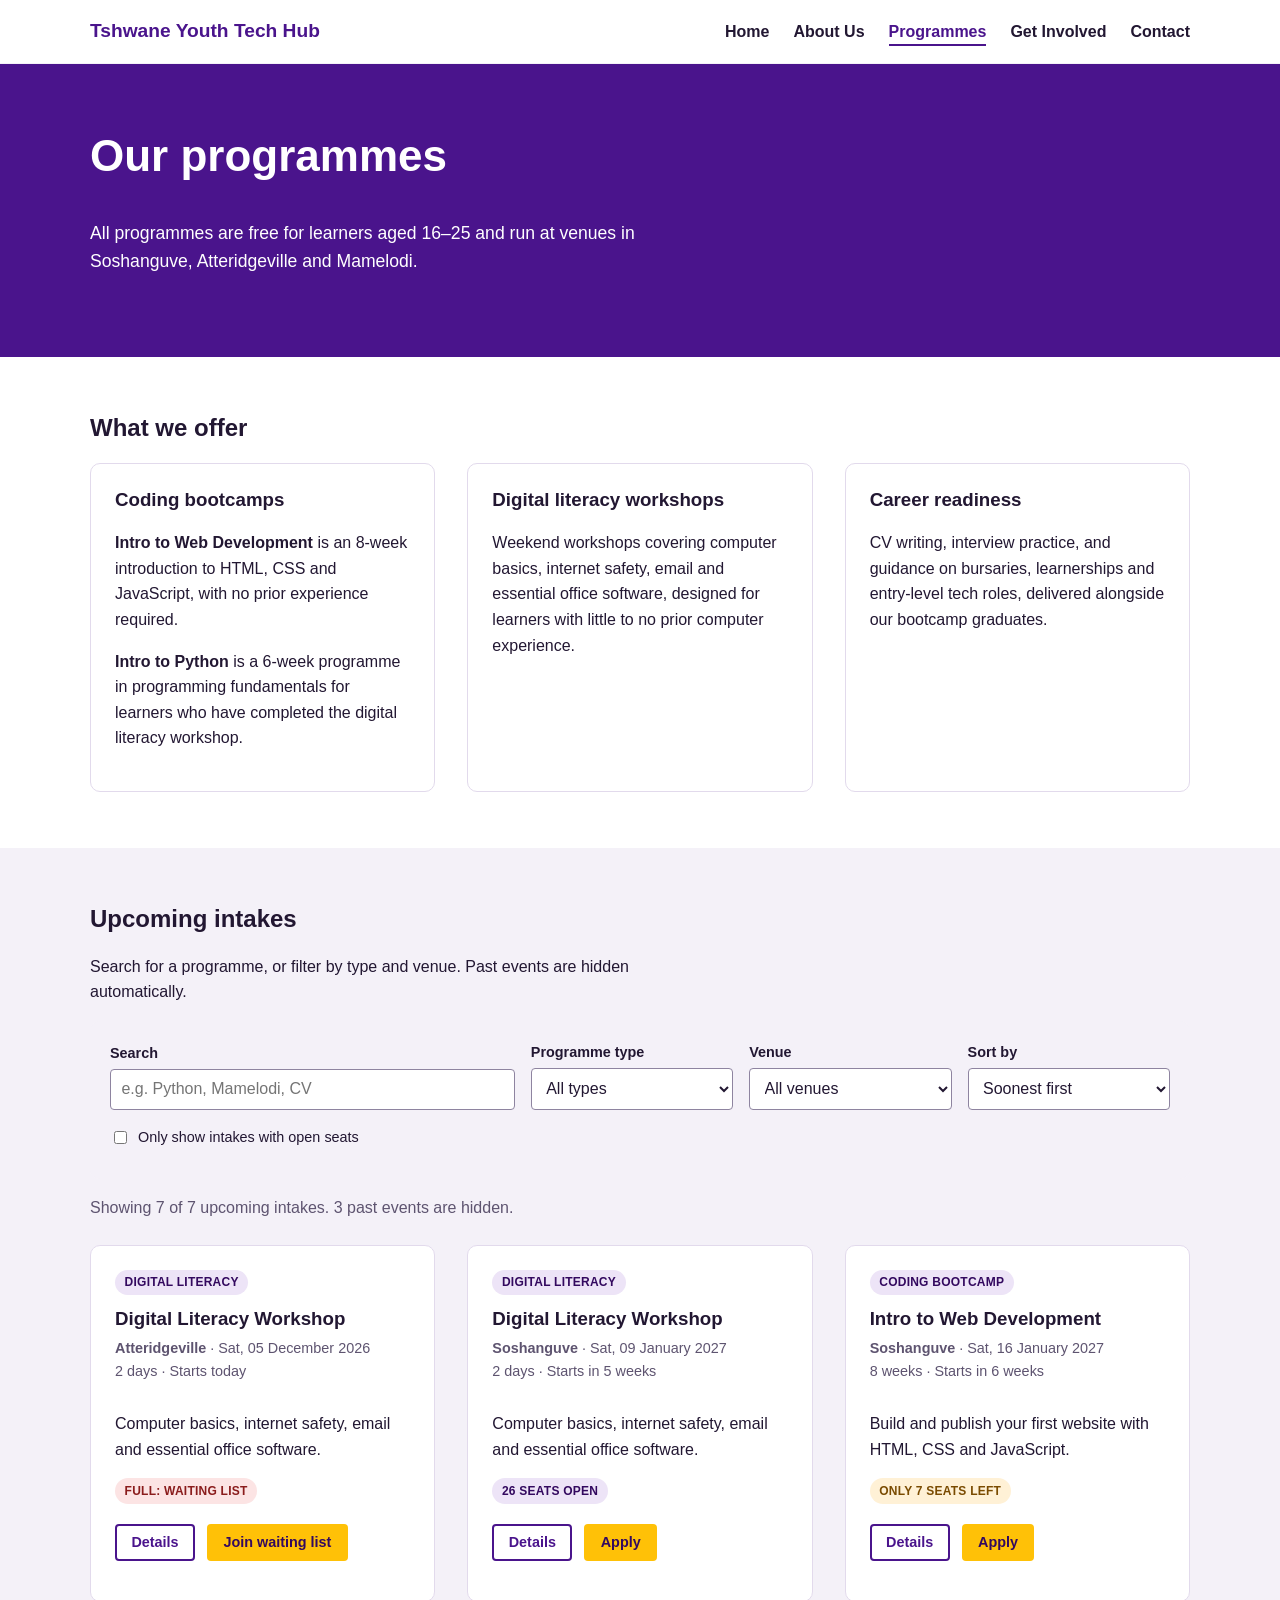
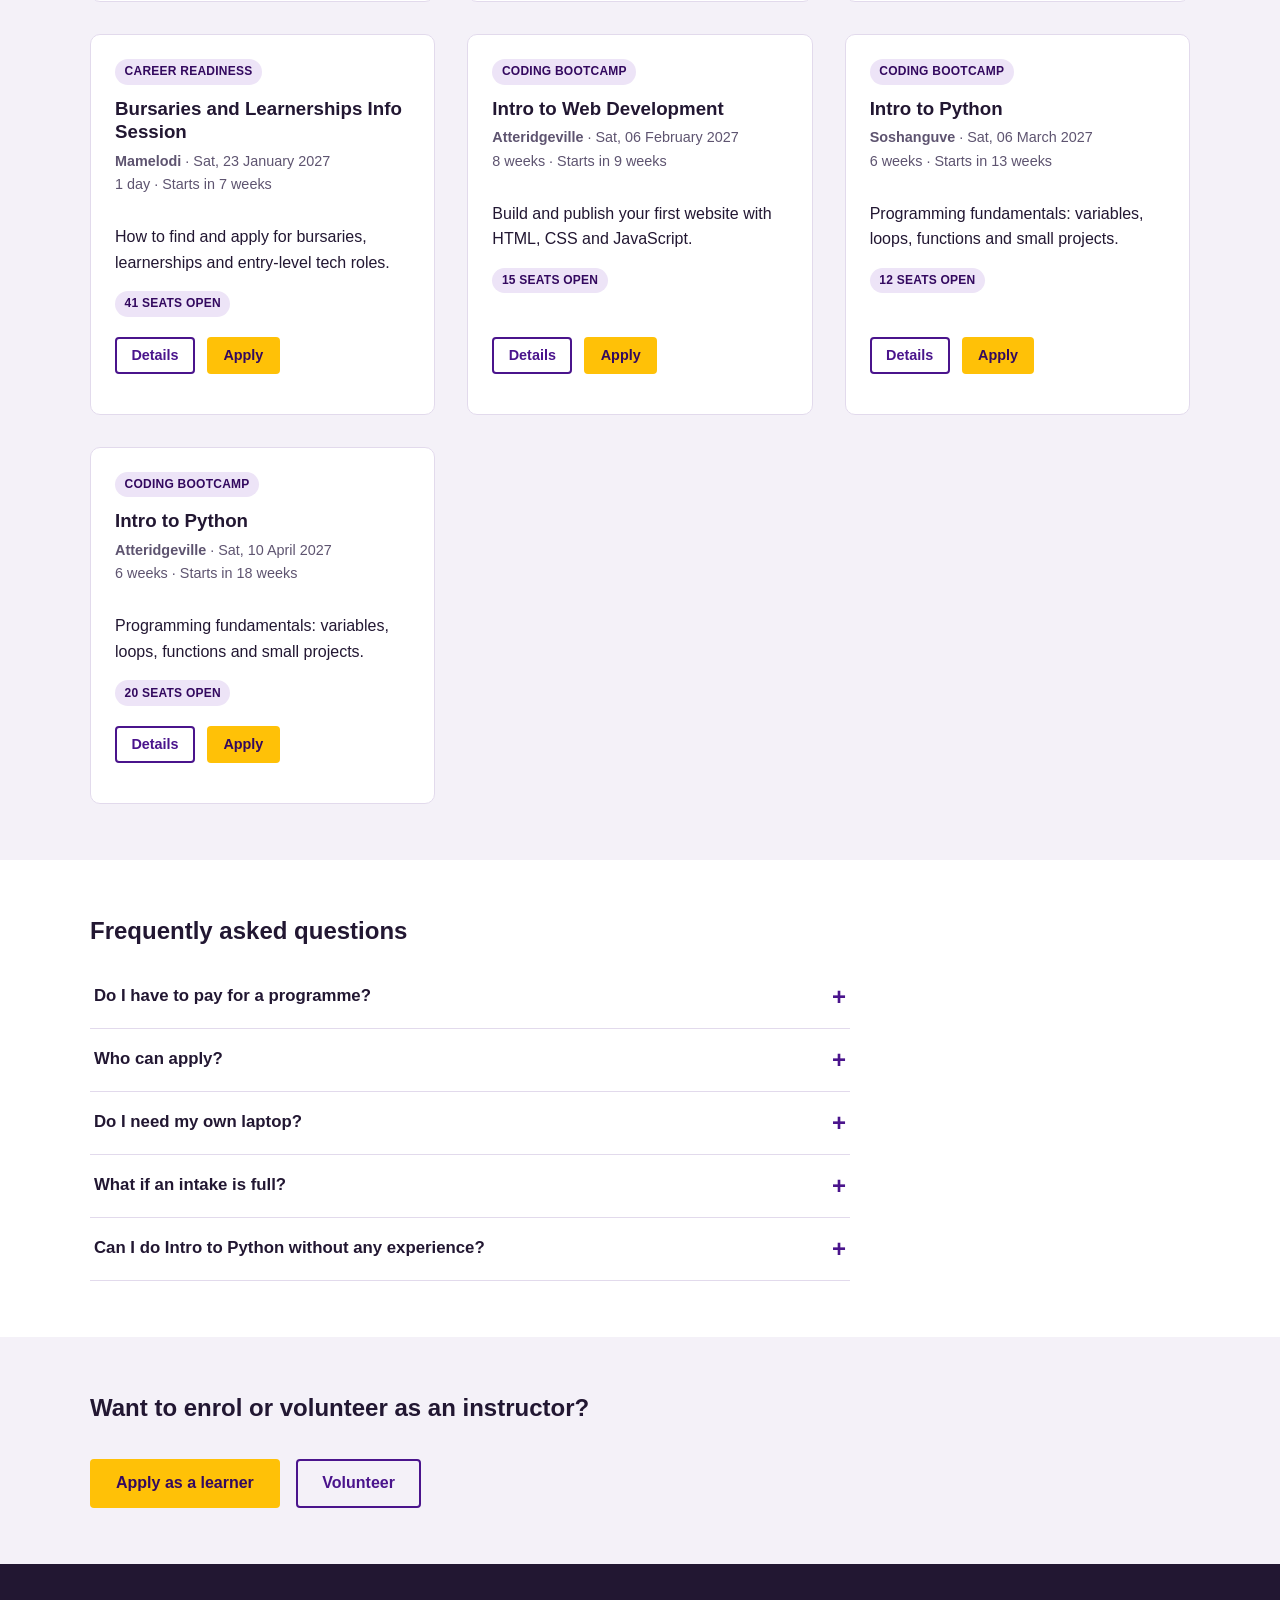
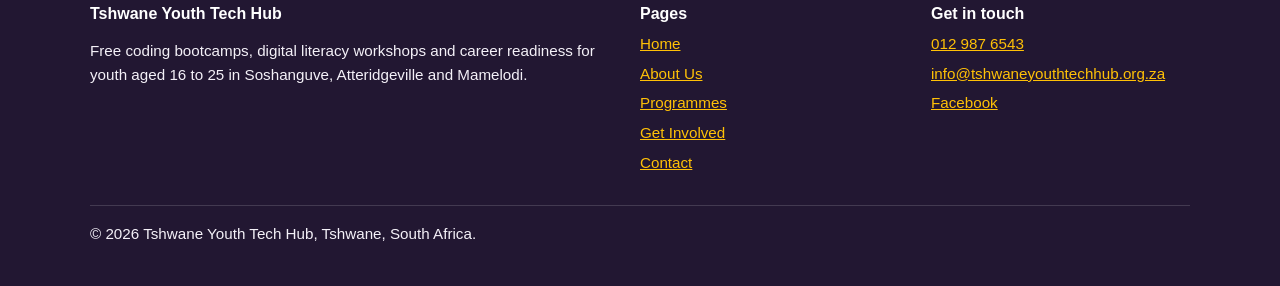
<file: tshwane-youth-tech-hub/services.html>
<!DOCTYPE html>
<html lang="en-ZA">
<head>
<meta charset="UTF-8">
<meta name="viewport" content="width=device-width, initial-scale=1.0">
<meta http-equiv="Content-Security-Policy" content="default-src 'self'; script-src 'self' https://unpkg.com; style-src 'self' https://fonts.googleapis.com https://unpkg.com; font-src 'self' https://fonts.gstatic.com; img-src 'self' data: https://tile.openstreetmap.org https://unpkg.com; connect-src 'self'; form-action 'self' mailto:; base-uri 'self'; object-src 'none'">
<meta name="referrer" content="strict-origin-when-cross-origin">
<title>Free Coding Bootcamps &amp; Digital Skills in Tshwane | TYTH</title>
<meta name="description" content="Browse free coding bootcamps, digital literacy workshops and career days in Soshanguve, Atteridgeville and Mamelodi. Filter by venue and date and apply online.">
<meta name="keywords" content="free coding bootcamp Tshwane, digital skills training Soshanguve, learn to code Atteridgeville, youth tech programmes Pretoria, digital literacy Mamelodi, volunteer coding tutor Pretoria">
<meta name="robots" content="index, follow">
<link rel="canonical" href="https://tshwane-youth-tech-hub.netlify.app/services.html">
<meta property="og:type" content="website">
<meta property="og:site_name" content="Tshwane Youth Tech Hub">
<meta property="og:title" content="Free Coding Bootcamps &amp; Digital Skills in Tshwane | TYTH">
<meta property="og:description" content="Browse free coding bootcamps, digital literacy workshops and career days in Soshanguve, Atteridgeville and Mamelodi. Filter by venue and date and apply online.">
<meta property="og:url" content="https://tshwane-youth-tech-hub.netlify.app/services.html">
<meta property="og:image" content="https://tshwane-youth-tech-hub.netlify.app/images/youth-learners-collaborating-on-laptops.jpg">
<meta property="og:locale" content="en_ZA">
<meta name="twitter:card" content="summary_large_image">
<meta name="theme-color" content="#4A148C">
<link rel="icon" href="images/favicon.svg" type="image/svg+xml">
<link rel="preconnect" href="https://fonts.googleapis.com">
<link rel="preconnect" href="https://fonts.gstatic.com" crossorigin>
<link rel="stylesheet" href="https://fonts.googleapis.com/css2?family=Poppins:wght@700&family=Roboto:wght@400;500;700&display=swap">
<link rel="stylesheet" href="css/style.css">
<script src="js/main.js" defer></script>
<script src="js/data.js" defer></script>
<script src="js/catalogue.js" defer></script>
</head><body>
<a class="skip-link" href="#main">Skip to main content</a>

<header class="site-header">
  <div class="container">
    <a href="index.html" class="logo">Tshwane Youth Tech Hub</a>
    <button class="nav-toggle" type="button" aria-expanded="false" aria-controls="primary-nav" aria-label="Open menu">
      <span class="nav-toggle-bar"></span>
      <span class="nav-toggle-bar"></span>
      <span class="nav-toggle-bar"></span>
    </button>
    <nav class="main-nav" id="primary-nav" aria-label="Primary">
      <ul>
        <li><a href="index.html">Home</a></li>
        <li><a href="about.html">About Us</a></li>
        <li><a href="services.html" aria-current="page">Programmes</a></li>
        <li><a href="enquiry.html">Get Involved</a></li>
        <li><a href="contact.html">Contact</a></li>
      </ul>
    </nav>
  </div>
</header>

<main id="main">
  <section class="hero">
    <div class="container">
      <h1>Our programmes</h1>
      <p>All programmes are free for learners aged 16&ndash;25 and run at venues in Soshanguve, Atteridgeville and Mamelodi.</p>
    </div>
  </section>

  <section aria-labelledby="overview-heading">
    <div class="container">
      <h2 id="overview-heading">What we offer</h2>
      <div class="grid grid-3">
        <article class="card card-hover reveal">
          <h3>Coding bootcamps</h3>
          <p><strong>Intro to Web Development</strong> is an 8-week introduction to HTML, CSS and JavaScript, with no prior experience required.</p>
          <p><strong>Intro to Python</strong> is a 6-week programme in programming fundamentals for learners who have completed the digital literacy workshop.</p>
        </article>
        <article class="card card-hover reveal">
          <h3>Digital literacy workshops</h3>
          <p>Weekend workshops covering computer basics, internet safety, email and essential office software, designed for learners with little to no prior computer experience.</p>
        </article>
        <article class="card card-hover reveal">
          <h3>Career readiness</h3>
          <p>CV writing, interview practice, and guidance on bursaries, learnerships and entry-level tech roles, delivered alongside our bootcamp graduates.</p>
        </article>
      </div>
    </div>
  </section>

  <section class="alt" aria-labelledby="intakes-heading">
    <div class="container">
      <h2 id="intakes-heading">Upcoming intakes</h2>
      <p class="section-intro">Search for a programme, or filter by type and venue. Past events are hidden automatically.</p>

      <form id="catalogue-form" class="toolbar" role="search" aria-label="Search upcoming intakes">
        <div class="search-field">
          <label for="search">Search</label>
          <input type="search" id="search" name="q" placeholder="e.g. Python, Mamelodi, CV" autocomplete="off">
        </div>
        <div>
          <label for="filter-type">Programme type</label>
          <select id="filter-type" name="type">
            <option value="all">All types</option>
            <option value="Coding bootcamp">Coding bootcamps</option>
            <option value="Digital literacy">Digital literacy</option>
            <option value="Career readiness">Career readiness</option>
          </select>
        </div>
        <div>
          <label for="filter-venue">Venue</label>
          <select id="filter-venue" name="venue">
            <option value="all">All venues</option>
            <option value="Soshanguve">Soshanguve</option>
            <option value="Atteridgeville">Atteridgeville</option>
            <option value="Mamelodi">Mamelodi</option>
          </select>
        </div>
        <div>
          <label for="sort">Sort by</label>
          <select id="sort" name="sort">
            <option value="date">Soonest first</option>
            <option value="seats">Most seats open</option>
            <option value="name">Name (A to Z)</option>
          </select>
        </div>
        <label class="check-label"><input type="checkbox" id="filter-open" name="open"> Only show intakes with open seats</label>
        <button type="submit" class="visually-hidden">Apply search and filters</button>
      </form>

      <p id="results-status" class="results-status" aria-live="polite"></p>
      <ul id="catalogue" class="catalogue grid grid-3">
        <li><p>Loading upcoming intakes&hellip;</p></li>
      </ul>
      <noscript><p>Turn on JavaScript to see upcoming intake dates, or <a href="contact.html">contact us</a> for the schedule.</p></noscript>
    </div>
  </section>

  <section aria-labelledby="faq-heading">
    <div class="container">
      <h2 id="faq-heading">Frequently asked questions</h2>
<div class="accordion">
  <div class="accordion-item">
    <h3><button type="button" class="accordion-trigger" id="faq-q1" aria-expanded="false" aria-controls="faq-a1">Do I have to pay for a programme?</button></h3>
    <div class="accordion-panel" id="faq-a1" role="region" aria-labelledby="faq-q1" hidden>
      <p>No. All our programmes are free for learners, thanks to our sponsors and volunteers. We also provide the computers you will use in class.</p>
    </div>
  </div>
  <div class="accordion-item">
    <h3><button type="button" class="accordion-trigger" id="faq-q2" aria-expanded="false" aria-controls="faq-a2">Who can apply?</button></h3>
    <div class="accordion-panel" id="faq-a2" role="region" aria-labelledby="faq-q2" hidden>
      <p>Young people aged 16 to 25 who live in or near Tshwane. Learners under 18 need permission from a parent or guardian.</p>
    </div>
  </div>
  <div class="accordion-item">
    <h3><button type="button" class="accordion-trigger" id="faq-q3" aria-expanded="false" aria-controls="faq-a3">Do I need my own laptop?</button></h3>
    <div class="accordion-panel" id="faq-a3" role="region" aria-labelledby="faq-q3" hidden>
      <p>No. Our venues have computers for every learner. If you have your own laptop you are welcome to bring it.</p>
    </div>
  </div>
  <div class="accordion-item">
    <h3><button type="button" class="accordion-trigger" id="faq-q4" aria-expanded="false" aria-controls="faq-a4">What if an intake is full?</button></h3>
    <div class="accordion-panel" id="faq-a4" role="region" aria-labelledby="faq-q4" hidden>
      <p>You can still apply and we will add you to the waiting list. We call waiting-list learners first when a seat opens or a new intake is announced.</p>
    </div>
  </div>
  <div class="accordion-item">
    <h3><button type="button" class="accordion-trigger" id="faq-q5" aria-expanded="false" aria-controls="faq-a5">Can I do Intro to Python without any experience?</button></h3>
    <div class="accordion-panel" id="faq-a5" role="region" aria-labelledby="faq-q5" hidden>
      <p>Intro to Python builds on the Digital Literacy Workshop, so we ask you to complete that workshop first. Intro to Web Development needs no experience at all.</p>
    </div>
  </div>
</div>
    </div>
  </section>

  <section class="alt" aria-labelledby="enrol-heading">
    <div class="container">
      <h2 id="enrol-heading">Want to enrol or volunteer as an instructor?</h2>
      <a href="enquiry.html?role=learner" class="btn">Apply as a learner</a>
      <a href="enquiry.html?role=volunteer" class="btn btn-outline-dark">Volunteer</a>
    </div>
  </section>
</main>

<dialog class="modal" id="detail-modal" aria-labelledby="detail-title">
  <div class="modal-header">
    <h2 id="detail-title">Details</h2>
    <button type="button" class="modal-close" data-close aria-label="Close">&times;</button>
  </div>
  <div class="modal-body"></div>
</dialog>

<footer class="site-footer">
  <div class="container">
    <div class="footer-grid">
      <div>
        <h2>Tshwane Youth Tech Hub</h2>
        <p>Free coding bootcamps, digital literacy workshops and career readiness for youth aged 16 to 25 in Soshanguve, Atteridgeville and Mamelodi.</p>
      </div>
      <nav aria-label="Footer">
        <h2>Pages</h2>
        <ul>
          <li><a href="index.html">Home</a></li>
          <li><a href="about.html">About Us</a></li>
          <li><a href="services.html">Programmes</a></li>
          <li><a href="enquiry.html">Get Involved</a></li>
          <li><a href="contact.html">Contact</a></li>
        </ul>
      </nav>
      <div>
        <h2>Get in touch</h2>
        <ul>
          <li><a href="tel:+27129876543">012&nbsp;987&nbsp;6543</a></li>
          <li><a href="mailto:info@tshwaneyouthtechhub.org.za">info@tshwaneyouthtechhub.org.za</a></li>
          <li><a href="https://www.facebook.com/TshwaneYouthTechHub" target="_blank" rel="noopener noreferrer">Facebook</a></li>
        </ul>
      </div>
    </div>
    <p class="footer-bottom">&copy; <span data-year>2026</span> Tshwane Youth Tech Hub, Tshwane, South Africa.</p>
  </div>
</footer>

</body>
</html>
</file>
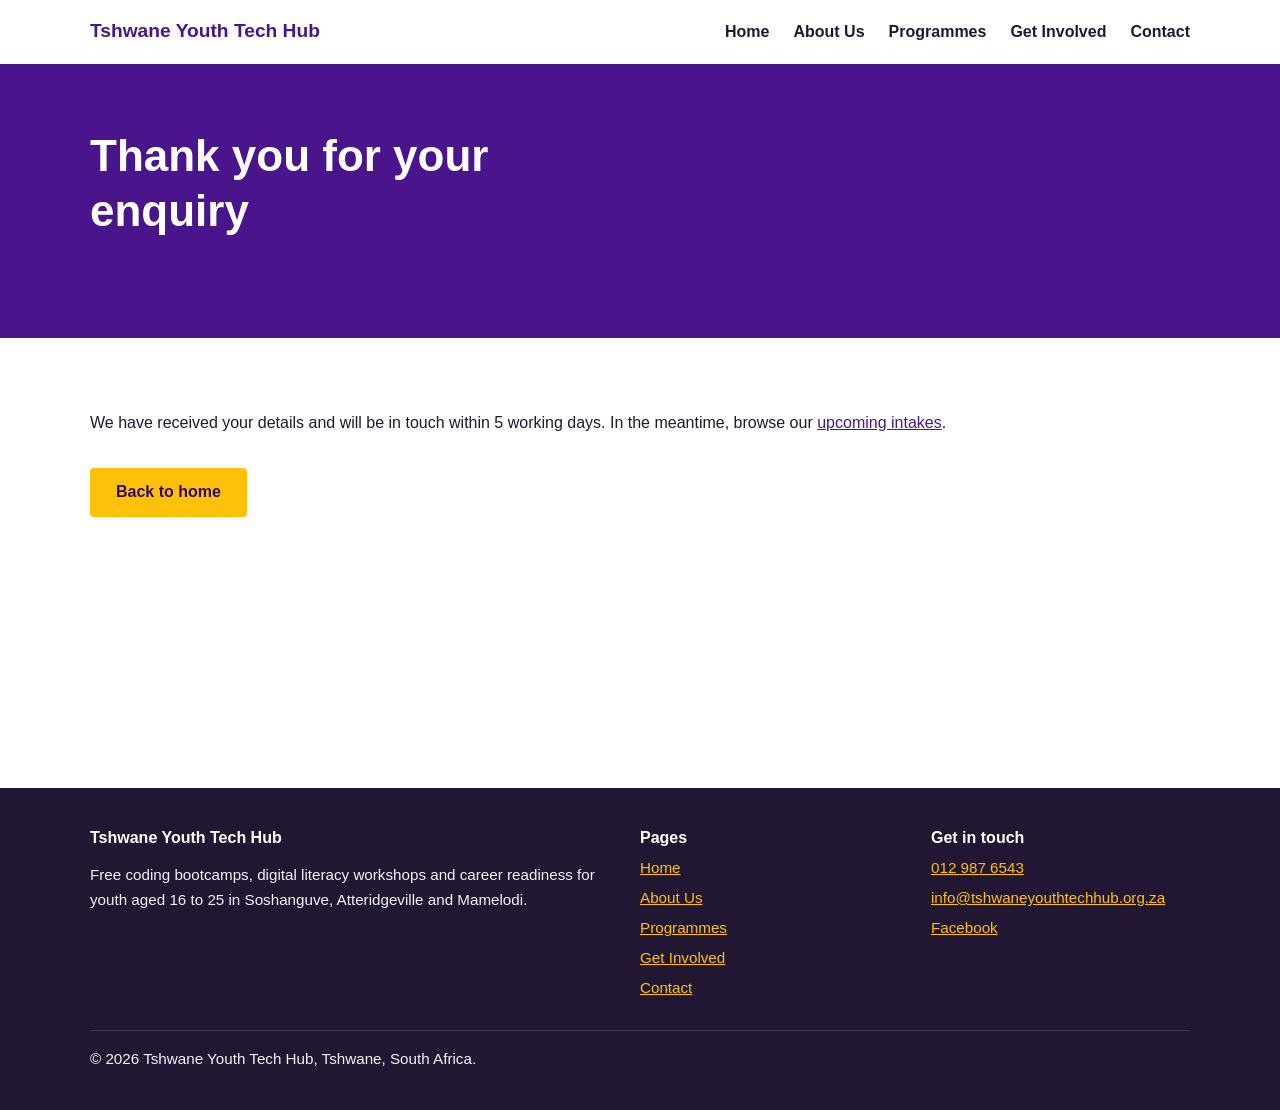
<file: tshwane-youth-tech-hub/thank-you.html>
<!DOCTYPE html>
<html lang="en-ZA">
<head>
<meta charset="UTF-8">
<meta name="viewport" content="width=device-width, initial-scale=1.0">
<meta http-equiv="Content-Security-Policy" content="default-src 'self'; script-src 'self' https://unpkg.com; style-src 'self' https://fonts.googleapis.com https://unpkg.com; font-src 'self' https://fonts.gstatic.com; img-src 'self' data: https://tile.openstreetmap.org https://unpkg.com; connect-src 'self'; form-action 'self' mailto:; base-uri 'self'; object-src 'none'">
<meta name="referrer" content="strict-origin-when-cross-origin">
<title>Thank You | Tshwane Youth Tech Hub</title>
<meta name="description" content="Tshwane Youth Tech Hub: free digital skills training for Tshwane youth.">
<meta name="keywords" content="free coding bootcamp Tshwane, digital skills training Soshanguve, learn to code Atteridgeville, youth tech programmes Pretoria, digital literacy Mamelodi, volunteer coding tutor Pretoria">
<meta name="robots" content="noindex, follow">
<link rel="canonical" href="https://tshwane-youth-tech-hub.netlify.app/thank-you.html">
<meta property="og:type" content="website">
<meta property="og:site_name" content="Tshwane Youth Tech Hub">
<meta property="og:title" content="Thank You | Tshwane Youth Tech Hub">
<meta property="og:description" content="Tshwane Youth Tech Hub: free digital skills training for Tshwane youth.">
<meta property="og:url" content="https://tshwane-youth-tech-hub.netlify.app/thank-you.html">
<meta property="og:image" content="https://tshwane-youth-tech-hub.netlify.app/images/youth-learners-collaborating-on-laptops.jpg">
<meta property="og:locale" content="en_ZA">
<meta name="twitter:card" content="summary_large_image">
<meta name="theme-color" content="#4A148C">
<link rel="icon" href="images/favicon.svg" type="image/svg+xml">
<link rel="preconnect" href="https://fonts.googleapis.com">
<link rel="preconnect" href="https://fonts.gstatic.com" crossorigin>
<link rel="stylesheet" href="https://fonts.googleapis.com/css2?family=Poppins:wght@700&family=Roboto:wght@400;500;700&display=swap">
<link rel="stylesheet" href="css/style.css">
<script src="js/main.js" defer></script>
</head><body>
<a class="skip-link" href="#main">Skip to main content</a>

<header class="site-header">
  <div class="container">
    <a href="index.html" class="logo">Tshwane Youth Tech Hub</a>
    <button class="nav-toggle" type="button" aria-expanded="false" aria-controls="primary-nav" aria-label="Open menu">
      <span class="nav-toggle-bar"></span>
      <span class="nav-toggle-bar"></span>
      <span class="nav-toggle-bar"></span>
    </button>
    <nav class="main-nav" id="primary-nav" aria-label="Primary">
      <ul>
        <li><a href="index.html">Home</a></li>
        <li><a href="about.html">About Us</a></li>
        <li><a href="services.html">Programmes</a></li>
        <li><a href="enquiry.html">Get Involved</a></li>
        <li><a href="contact.html">Contact</a></li>
      </ul>
    </nav>
  </div>
</header>

<main id="main">
  <section class="hero">
    <div class="container">
      <h1>Thank you for your enquiry</h1>
    </div>
  </section>
  <section class="simple-page">
    <div class="container">
      <p>We have received your details and will be in touch within 5 working days. In the meantime, browse our <a href="services.html">upcoming intakes</a>.</p>
      <a href="index.html" class="btn">Back to home</a>
    </div>
  </section>
</main>

<footer class="site-footer">
  <div class="container">
    <div class="footer-grid">
      <div>
        <h2>Tshwane Youth Tech Hub</h2>
        <p>Free coding bootcamps, digital literacy workshops and career readiness for youth aged 16 to 25 in Soshanguve, Atteridgeville and Mamelodi.</p>
      </div>
      <nav aria-label="Footer">
        <h2>Pages</h2>
        <ul>
          <li><a href="index.html">Home</a></li>
          <li><a href="about.html">About Us</a></li>
          <li><a href="services.html">Programmes</a></li>
          <li><a href="enquiry.html">Get Involved</a></li>
          <li><a href="contact.html">Contact</a></li>
        </ul>
      </nav>
      <div>
        <h2>Get in touch</h2>
        <ul>
          <li><a href="tel:+27129876543">012&nbsp;987&nbsp;6543</a></li>
          <li><a href="mailto:info@tshwaneyouthtechhub.org.za">info@tshwaneyouthtechhub.org.za</a></li>
          <li><a href="https://www.facebook.com/TshwaneYouthTechHub" target="_blank" rel="noopener noreferrer">Facebook</a></li>
        </ul>
      </div>
    </div>
    <p class="footer-bottom">&copy; <span data-year>2026</span> Tshwane Youth Tech Hub, Tshwane, South Africa.</p>
  </div>
</footer>

</body>
</html>
</file>
<file: kganya-home-cleaning/css/style.css>
/* Kganya Home Cleaning Services — main stylesheet
   Part 1 established structure and brand colours, Part 2 refined
   the layout, and Part 3 adds the interactive components further down. */

:root {
  /* Brand colours */
  --teal: #009B8D;
  --teal-dark: #00786D;
  --teal-deep: #005A52;
  --white: #FFFFFF;
  --grey: #F5F5F5;
  --ink: #24302E;

  /* Theme variables used by the shared components */
  --brand: var(--teal);
  --brand-dark: var(--teal-dark);
  --brand-soft: #DDF3F0;
  --surface: var(--grey);
  --line: #E1E7E6;
  --muted: #55625F;
  --focus: #F2A900;
  --error: #B3261E;
  --success: #1E7B34;
  --radius: 6px;
  --font-head: 'Montserrat', Arial, sans-serif;
  --font-body: 'Open Sans', Arial, sans-serif;
}

* { box-sizing: border-box; }

html { scroll-behavior: smooth; }

body {
  margin: 0;
  font-family: var(--font-body);
  color: var(--ink);
  background: var(--white);
  line-height: 1.6;
}

h1, h2, h3, h4 {
  font-family: var(--font-head);
  font-weight: 700;
  line-height: 1.25;
  margin-top: 0;
}

a { color: var(--teal-dark); }

img { max-width: 100%; height: auto; display: block; }

.container {
  width: min(1100px, 92%);
  margin-inline: auto;
}

/* Header / nav */
.site-header {
  background: var(--white);
  border-bottom: 1px solid var(--grey);
  position: sticky;
  top: 0;
  z-index: 10;
}

.site-header .container {
  display: flex;
  align-items: center;
  justify-content: space-between;
  gap: 1rem;
  padding-block: 1rem;
}

.logo {
  font-family: var(--font-head);
  font-weight: 700;
  font-size: 1.25rem;
  color: var(--teal-dark);
  text-decoration: none;
}

.main-nav ul {
  list-style: none;
  display: flex;
  gap: 1.75rem;
  margin: 0;
  padding: 0;
}

.main-nav a {
  text-decoration: none;
  color: var(--ink);
  font-weight: 600;
}

.main-nav a[aria-current="page"],
.main-nav a:hover {
  color: var(--teal-dark);
}

/* Hero — darker teal so white text passes WCAG AA contrast */
.hero {
  background: var(--teal-dark);
  color: var(--white);
  padding: 4rem 0;
}

.hero h1 {
  font-size: clamp(1.9rem, 4vw, 2.75rem);
  max-width: 20ch;
}

.hero p {
  max-width: 55ch;
  font-size: 1.1rem;
}

.hero a:not(.btn) { color: var(--white); }

/* Default button: teal on light backgrounds (replaces the Part 2 inline styles) */
.btn {
  display: inline-block;
  background: var(--teal-dark);
  color: var(--white);
  padding: 0.75rem 1.5rem;
  border: 2px solid transparent;
  border-radius: 4px;
  text-decoration: none;
  font-weight: 700;
  margin-top: 1rem;
  margin-right: 0.75rem;
}

.btn:hover { background: var(--teal-deep); }

/* White button used on the teal hero */
.btn-light {
  background: var(--white);
  color: var(--teal-dark);
}

.btn-light:hover { background: var(--grey); }

.btn-outline {
  background: transparent;
  border: 2px solid var(--white);
  color: var(--white);
}

/* Sections */
section {
  padding: 3.5rem 0;
}

section.alt {
  background: var(--grey);
}

.section-intro { max-width: 65ch; }

.grid {
  display: grid;
  gap: 2rem;
}

.grid-3 { grid-template-columns: repeat(3, 1fr); }
.grid-2 { grid-template-columns: repeat(2, 1fr); }
.grid-4 { grid-template-columns: repeat(4, 1fr); }

.card {
  background: var(--white);
  border: 1px solid var(--line);
  border-radius: 6px;
  padding: 1.5rem;
}

blockquote.card { margin: 0; }
blockquote.card footer { color: var(--muted); font-weight: 600; }

.impact-number {
  font-family: var(--font-head);
  font-weight: 700;
  font-size: 2.25rem;
  color: var(--teal-dark);
  margin-bottom: 0.25rem;
}

/* Forms */
form {
  display: grid;
  gap: 1rem;
  max-width: 640px;
}

label {
  font-weight: 600;
  display: block;
  margin-bottom: 0.25rem;
}

input, select, textarea {
  width: 100%;
  padding: 0.65rem;
  border: 1px solid #879290;
  border-radius: 4px;
  font-family: inherit;
  font-size: 1rem;
  background: var(--white);
  color: var(--ink);
}

/* Footer */
.site-footer {
  background: var(--ink);
  color: var(--grey);
  padding: 2.5rem 0 1.5rem;
  font-size: 0.95rem;
}

.site-footer a { color: var(--white); }

@media (max-width: 900px) {
  .grid-4 { grid-template-columns: repeat(2, 1fr); }
}

@media (max-width: 700px) {
  .grid-3, .grid-2, .grid-4 { grid-template-columns: 1fr; }
}

/* =========================================================
   Part 3 components (shared structure, themed by the
   variables at the top of this file)
   ========================================================= */

/* ---------- Accessibility helpers ---------- */
/* Anything with the hidden attribute stays hidden, even if a class sets display */
[hidden] { display: none !important; }

.skip-link {
  position: absolute;
  left: 1rem;
  top: -3rem;
  background: var(--brand-dark);
  color: var(--white);
  padding: 0.6rem 1rem;
  border-radius: var(--radius);
  z-index: 100;
  transition: top 0.2s ease;
}
.skip-link:focus { top: 1rem; }

.visually-hidden {
  position: absolute !important;
  width: 1px; height: 1px;
  overflow: hidden;
  clip: rect(0 0 0 0);
  white-space: nowrap;
}

:focus-visible {
  outline: 3px solid var(--focus);
  outline-offset: 2px;
}

/* ---------- Mobile navigation ---------- */
.nav-toggle {
  display: none;
  background: none;
  border: 2px solid var(--brand-dark);
  border-radius: var(--radius);
  padding: 0.45rem 0.6rem;
  cursor: pointer;
}
.nav-toggle-bar {
  display: block;
  width: 22px; height: 2px;
  background: var(--brand-dark);
  margin: 4px 0;
  transition: transform 0.25s ease, opacity 0.25s ease;
}
.nav-toggle[aria-expanded="true"] .nav-toggle-bar:nth-child(1) { transform: translateY(6px) rotate(45deg); }
.nav-toggle[aria-expanded="true"] .nav-toggle-bar:nth-child(2) { opacity: 0; }
.nav-toggle[aria-expanded="true"] .nav-toggle-bar:nth-child(3) { transform: translateY(-6px) rotate(-45deg); }

.main-nav a {
  position: relative;
  padding-block: 0.25rem;
}
.main-nav a::after {
  content: '';
  position: absolute;
  left: 0; right: 0; bottom: -2px;
  height: 2px;
  background: var(--brand);
  transform: scaleX(0);
  transform-origin: left;
  transition: transform 0.25s ease;
}
.main-nav a:hover::after,
.main-nav a[aria-current="page"]::after { transform: scaleX(1); }

/* ---------- Buttons ---------- */
.btn {
  cursor: pointer;
  font-family: inherit;
  font-size: 1rem;
  line-height: 1.3;
  transition: transform 0.15s ease, box-shadow 0.2s ease, background-color 0.2s ease, color 0.2s ease;
}
.btn:hover { transform: translateY(-2px); box-shadow: 0 6px 16px rgba(0, 0, 0, 0.12); }
.btn:active { transform: translateY(0); }
.btn-secondary {
  background: transparent;
  color: var(--brand-dark);
  border-color: var(--brand-dark);
}
.btn-secondary:hover { background: var(--brand-soft); }
.btn-small { padding: 0.45rem 0.9rem; font-size: 0.9rem; margin-top: 0.5rem; }

/* ---------- Hero entrance animation ---------- */
.hero .container > * { animation: rise 0.7s ease both; }
.hero .container > *:nth-child(2) { animation-delay: 0.1s; }
.hero .container > *:nth-child(n+3) { animation-delay: 0.2s; }

@keyframes rise {
  from { opacity: 0; transform: translateY(18px); }
  to { opacity: 1; transform: none; }
}

/* ---------- Reveal on scroll (only when JavaScript is running) ---------- */
.js .reveal {
  opacity: 0;
  transform: translateY(24px);
  transition: opacity 0.6s ease, transform 0.6s ease;
}
.js .reveal.is-visible { opacity: 1; transform: none; }

/* ---------- Cards ---------- */
.card {
  transition: transform 0.2s ease, box-shadow 0.2s ease;
}
.card-hover:hover {
  transform: translateY(-4px);
  box-shadow: 0 10px 24px rgba(0, 0, 0, 0.08);
}
.card .photo { margin-bottom: 1rem; }

.photo {
  width: 100%;
  height: auto;
  aspect-ratio: 4 / 3;
  object-fit: cover;
  border-radius: var(--radius);
  background: var(--surface);
}
.photo-portrait { aspect-ratio: 1 / 1; object-position: top; }

/* ---------- Gallery and lightbox ---------- */
.gallery { list-style: none; padding: 0; margin: 0; }
.gallery a {
  display: block;
  position: relative;
  overflow: hidden;
  border-radius: var(--radius);
}
.gallery img { transition: transform 0.4s ease; }
.gallery a:hover img,
.gallery a:focus-visible img { transform: scale(1.05); }
.gallery a::after {
  content: 'View larger';
  position: absolute;
  left: 0.75rem; bottom: 0.75rem;
  background: rgba(0, 0, 0, 0.65);
  color: #fff;
  font-size: 0.8rem;
  padding: 0.25rem 0.6rem;
  border-radius: 999px;
  opacity: 0;
  transition: opacity 0.2s ease;
}
.gallery a:hover::after,
.gallery a:focus-visible::after { opacity: 1; }
.gallery figcaption { font-size: 0.9rem; margin-top: 0.5rem; color: var(--muted); }

.lightbox {
  border: 0;
  padding: 0;
  background: transparent;
  max-width: 100vw;
  max-height: 100vh;
  width: 100vw;
  height: 100vh;
}
.lightbox[open] { display: flex; align-items: center; justify-content: center; }
.lightbox::backdrop { background: rgba(10, 10, 15, 0.88); }
.lightbox-figure { margin: 0; text-align: center; max-width: min(1000px, 86vw); }
.lightbox-img {
  max-height: 78vh;
  width: auto;
  margin-inline: auto;
  border-radius: var(--radius);
  opacity: 0;
  transform: scale(0.97);
  transition: opacity 0.3s ease, transform 0.3s ease;
}
.lightbox-img.is-loaded { opacity: 1; transform: none; }
.lightbox-caption { color: #fff; margin-top: 0.75rem; }
.lightbox-count {
  position: absolute;
  top: 1rem; left: 1rem;
  color: #ddd;
  margin: 0;
  font-size: 0.9rem;
}
.lightbox-btn {
  position: absolute;
  background: rgba(255, 255, 255, 0.15);
  color: #fff;
  border: 0;
  width: 48px; height: 48px;
  border-radius: 50%;
  font-size: 2rem;
  line-height: 1;
  cursor: pointer;
  transition: background 0.2s ease;
}
.lightbox-btn:hover { background: rgba(255, 255, 255, 0.3); }
.lightbox-prev { left: 1rem; top: 50%; transform: translateY(-50%); }
.lightbox-next { right: 1rem; top: 50%; transform: translateY(-50%); }
.lightbox-close { right: 1rem; top: 1rem; font-size: 1.8rem; }

/* ---------- Modal ---------- */
.modal {
  border: 0;
  border-radius: 12px;
  padding: 0;
  width: min(560px, 92vw);
  max-height: 88vh;
  color: var(--ink);
  box-shadow: 0 20px 60px rgba(0, 0, 0, 0.3);
}
.modal::backdrop { background: rgba(15, 15, 25, 0.6); }
.modal[open] { animation: modal-in 0.25s ease; }
@keyframes modal-in {
  from { opacity: 0; transform: translateY(16px) scale(0.98); }
  to { opacity: 1; transform: none; }
}
.modal-header {
  display: flex;
  align-items: flex-start;
  justify-content: space-between;
  gap: 1rem;
  padding: 1.25rem 1.5rem 0.5rem;
}
.modal-header h2 { margin: 0; font-size: 1.35rem; }
.modal-body { padding: 0 1.5rem 1.5rem; }
.modal-body ul { padding-left: 1.2rem; }
.modal-close {
  background: none;
  border: 0;
  font-size: 1.8rem;
  line-height: 1;
  cursor: pointer;
  color: var(--muted);
  padding: 0 0.25rem;
}
.modal-close:hover { color: var(--ink); }
.modal img { margin-bottom: 1rem; }

/* ---------- Accordion ---------- */
.accordion { max-width: 760px; }
.accordion-item { border-bottom: 1px solid var(--line); }
.accordion-item h3 { margin: 0; font-size: 1.05rem; }
.accordion-trigger {
  all: unset;
  box-sizing: border-box;
  width: 100%;
  display: flex;
  justify-content: space-between;
  align-items: center;
  gap: 1rem;
  padding: 1rem 0.25rem;
  cursor: pointer;
  font-family: var(--font-head);
  font-weight: 700;
  color: var(--ink);
}
.accordion-trigger:focus-visible { outline: 3px solid var(--focus); }
.accordion-trigger::after {
  content: '+';
  font-size: 1.5rem;
  color: var(--brand);
  transition: transform 0.25s ease;
}
.accordion-trigger[aria-expanded="true"]::after { transform: rotate(45deg); }
.accordion-panel { padding: 0 0.25rem 1rem; }
.accordion-panel:not([hidden]) { animation: rise 0.3s ease; }
.accordion-panel p { margin-top: 0; }

/* ---------- Tabs ---------- */
.tablist {
  display: flex;
  flex-wrap: wrap;
  gap: 0.5rem;
  border-bottom: 2px solid var(--line);
  margin-bottom: 1.5rem;
}
.tab {
  background: none;
  border: 0;
  border-bottom: 3px solid transparent;
  margin-bottom: -2px;
  padding: 0.75rem 1rem;
  font: inherit;
  font-weight: 700;
  color: var(--muted);
  cursor: pointer;
  transition: color 0.2s ease, border-color 0.2s ease;
}
.tab:hover { color: var(--ink); }
.tab[aria-selected="true"] { color: var(--brand-dark); border-bottom-color: var(--brand); }
.tabpanel:not([hidden]) { animation: rise 0.35s ease; }
.tabpanel { max-width: 70ch; }
.values-list { padding-left: 1.2rem; }
.values-list li { margin-bottom: 0.5rem; }

/* ---------- Catalogue (search, filter, sort) ---------- */
.toolbar {
  max-width: none;
  display: grid;
  grid-template-columns: 2fr 1fr 1fr 1fr;
  gap: 1rem;
  align-items: end;
  background: var(--surface);
  padding: 1.25rem;
  border-radius: var(--radius);
  margin-bottom: 1rem;
}
.toolbar label { font-size: 0.9rem; }
.toolbar .check-label {
  display: flex;
  gap: 0.5rem;
  align-items: center;
  font-weight: 400;
  margin: 0;
  padding-bottom: 0.65rem;
}
.toolbar .check-label input { width: auto; }
.results-status { color: var(--muted); margin: 0 0 1.5rem; }
.catalogue { list-style: none; padding: 0; margin: 0; }
.catalogue > li { display: flex; }
.catalogue .card {
  display: flex;
  flex-direction: column;
  width: 100%;
  animation: rise 0.35s ease both;
}
.catalogue .card .card-actions { margin-top: auto; }
.catalogue h3 { margin-bottom: 0.4rem; }
.meta { font-size: 0.9rem; color: var(--muted); margin: 0 0 0.75rem; }
.price { font-weight: 700; font-size: 1.15rem; color: var(--brand-dark); margin: 0.25rem 0 0.75rem; }
.badge {
  display: inline-block;
  font-size: 0.75rem;
  font-weight: 700;
  letter-spacing: 0.02em;
  text-transform: uppercase;
  padding: 0.2rem 0.6rem;
  border-radius: 999px;
  background: var(--brand-soft);
  color: var(--brand-dark);
  margin-bottom: 0.75rem;
  align-self: flex-start;
}
.badge-warn { background: #FFF1D6; color: #7A4B00; }
.badge-full { background: #FCE4E4; color: #8A1C1C; }
.empty-state {
  text-align: center;
  padding: 2rem;
  border: 2px dashed var(--line);
  border-radius: var(--radius);
}
mark { background: #FFE58F; color: inherit; padding: 0 0.1em; border-radius: 2px; }

/* ---------- Forms ---------- */
form .field { margin: 0; }
fieldset.field {
  border: 1px solid var(--line);
  border-radius: var(--radius);
  padding: 0.75rem 1rem 1rem;
}
fieldset.field legend { font-weight: 700; padding: 0 0.25rem; }
.form-section {
  border: 0;
  padding: 0;
  margin: 0;
  display: grid;
  gap: 1rem;
}
.form-section:not([hidden]) { animation: rise 0.3s ease; }
.form-section > legend {
  font-family: var(--font-head);
  font-size: 1.15rem;
  font-weight: 700;
  margin-bottom: 0.25rem;
  padding: 0;
}
.field-row { display: grid; grid-template-columns: 1fr 1fr; gap: 1rem; }
.hint { font-size: 0.875rem; color: var(--muted); margin: 0.2rem 0 0; }
.required-mark { color: var(--error); }
.option-list { display: grid; gap: 0.4rem; }
.option-list label,
.consent-label {
  display: flex;
  gap: 0.6rem;
  align-items: flex-start;
  font-weight: 400;
  margin: 0;
}
.option-list input,
.consent-label input { width: auto; margin-top: 0.3rem; }
input:focus, select:focus, textarea:focus {
  border-color: var(--brand);
  outline: 3px solid var(--brand-soft);
  outline-offset: 0;
}
[aria-invalid="true"] { border-color: var(--error) !important; background: #FFF7F7; }
fieldset[aria-invalid="true"] { background: #FFF7F7; }
.field-error {
  color: var(--error);
  font-size: 0.9rem;
  font-weight: 600;
  margin: 0.3rem 0 0;
}
.field-error:empty { display: none; }
.field-error::before { content: '\26A0\FE0E  '; }
.char-count { font-size: 0.85rem; color: var(--muted); margin: 0.2rem 0 0; text-align: right; }
.char-count.is-over { color: var(--error); font-weight: 700; }
.form-summary {
  border: 2px solid var(--error);
  background: #FFF7F7;
  border-radius: var(--radius);
  padding: 1rem 1.25rem;
}
.form-summary p { margin: 0 0 0.5rem; color: var(--error); }
.form-summary ul { margin: 0; padding-left: 1.2rem; }
.form-summary a { color: var(--error); }
.honeypot { display: none; }
button[disabled] { opacity: 0.65; cursor: progress; }

/* ---------- Form results ---------- */
.form-layout { display: grid; grid-template-columns: minmax(0, 3fr) minmax(0, 2fr); gap: 3rem; align-items: start; }
.result-panel {
  border: 2px solid var(--brand);
  border-radius: 12px;
  padding: 1.5rem;
  background: var(--white);
  animation: rise 0.4s ease;
}
.result-panel:focus { outline: none; }
.result-panel h3 { margin-bottom: 0.5rem; }
.result-ref { font-size: 0.9rem; color: var(--muted); }
.result-total {
  font-family: var(--font-head);
  font-size: 2rem;
  font-weight: 700;
  color: var(--brand-dark);
  margin: 0.25rem 0;
}
.result-table { width: 100%; border-collapse: collapse; margin: 1rem 0; font-size: 0.95rem; }
.result-table th, .result-table td { text-align: left; padding: 0.45rem 0; border-bottom: 1px solid var(--line); }
.result-table td:last-child { text-align: right; white-space: nowrap; }
.notice {
  border-left: 4px solid var(--brand);
  background: var(--surface);
  padding: 0.75rem 1rem;
  border-radius: 0 var(--radius) var(--radius) 0;
  margin: 1rem 0;
}
.notice-warn { border-left-color: #C77800; background: #FFF6E5; }
.notice-ok { border-left-color: var(--success); background: #EDF8F0; }
.result-actions { display: flex; flex-wrap: wrap; gap: 0.75rem; }
.result-actions .btn { margin: 0; }
.email-preview { display: grid; grid-template-columns: auto 1fr; gap: 0.25rem 1rem; font-size: 0.95rem; }
.email-preview dt { font-weight: 700; }
.email-preview dd { margin: 0; word-break: break-word; }
.email-preview pre {
  white-space: pre-wrap;
  font-family: inherit;
  margin: 0;
  background: var(--surface);
  padding: 0.75rem;
  border-radius: var(--radius);
}
.copy-status { font-size: 0.9rem; color: var(--success); }

/* ---------- Map ---------- */
.map {
  height: 360px;
  border-radius: var(--radius);
  border: 1px solid var(--line);
  z-index: 0;
}
.map-fallback {
  display: flex;
  align-items: center;
  justify-content: center;
  text-align: center;
  padding: 1rem;
  background: var(--surface);
}
.location-buttons { display: flex; flex-wrap: wrap; gap: 0.5rem; margin-top: 1rem; padding: 0; list-style: none; }
.location-buttons button { margin: 0; }
.location-buttons button[aria-pressed="true"] { background: var(--brand-dark); color: var(--white); border-color: var(--brand-dark); }
.contact-list { list-style: none; padding: 0; }
.contact-list li { margin-bottom: 0.4rem; }

/* ---------- Footer ---------- */
.footer-grid { display: grid; grid-template-columns: 2fr 1fr 1fr; gap: 2rem; }
.footer-grid h2 { font-size: 1rem; color: var(--white); margin-bottom: 0.5rem; }
.footer-grid ul { list-style: none; padding: 0; margin: 0; }
.footer-grid li { margin-bottom: 0.35rem; }
.footer-bottom { border-top: 1px solid rgba(255, 255, 255, 0.15); margin-top: 1.5rem; padding-top: 1rem; }

/* ---------- Simple pages (thank you, 404) ---------- */
.simple-page { min-height: 50vh; }

/* ---------- Responsive ---------- */
@media (max-width: 900px) {
  .toolbar { grid-template-columns: 1fr 1fr; }
  .toolbar .search-field { grid-column: 1 / -1; }
  .form-layout { grid-template-columns: 1fr; gap: 2rem; }
  .footer-grid { grid-template-columns: 1fr 1fr; }
  .footer-grid > :first-child { grid-column: 1 / -1; }
}

@media (max-width: 700px) {
  .site-header .container { flex-direction: row; flex-wrap: wrap; }
  .nav-toggle { display: block; }
  .main-nav { width: 100%; display: none; }
  .main-nav.is-open { display: block; animation: rise 0.25s ease; }
  .main-nav ul { flex-direction: column; gap: 0; align-items: stretch; }
  .main-nav li a { display: block; padding: 0.75rem 0; border-top: 1px solid var(--line); }
  .main-nav a::after { display: none; }
  .no-js .main-nav, html:not(.js) .main-nav { display: block; }
  .toolbar { grid-template-columns: 1fr; }
  .field-row { grid-template-columns: 1fr; }
  .footer-grid { grid-template-columns: 1fr; }
  .lightbox-prev, .lightbox-next { top: auto; bottom: 1rem; transform: none; }
  .hero { padding: 3rem 0; }
  section { padding: 2.5rem 0; }
}

@media (prefers-reduced-motion: reduce) {
  *, *::before, *::after {
    animation-duration: 0.01ms !important;
    animation-iteration-count: 1 !important;
    transition-duration: 0.01ms !important;
    scroll-behavior: auto !important;
  }
  .js .reveal { opacity: 1; transform: none; }
}

/* Empty search results span the whole grid */
.catalogue > li.empty-state { grid-column: 1 / -1; display: block; }

/* Hero button rows can use the full width */
.hero p:has(> .btn) { max-width: none; }
</file>
<file: tshwane-youth-tech-hub/css/style.css>
/* Tshwane Youth Tech Hub — main stylesheet
   Part 1 established structure and brand colours, Part 2 refined
   the layout, and Part 3 adds the interactive components further down. */

:root {
  /* Brand colours */
  --purple: #4A148C;
  --purple-dark: #33095F;
  --amber: #FFC107;
  --white: #FFFFFF;
  --ink: #221732;
  --grey: #F4F1F8;

  /* Theme variables used by the shared components */
  --brand: var(--purple);
  --brand-dark: var(--purple-dark);
  --brand-soft: #EDE4F7;
  --surface: var(--grey);
  --line: #E2DAEC;
  --muted: #5E5470;
  --focus: #FFB300;
  --error: #B3261E;
  --success: #1E7B34;
  --radius: 10px;
  --font-head: 'Poppins', Arial, sans-serif;
  --font-body: 'Roboto', Arial, sans-serif;
}

* { box-sizing: border-box; }

html { scroll-behavior: smooth; }

body {
  margin: 0;
  font-family: var(--font-body);
  color: var(--ink);
  background: var(--white);
  line-height: 1.6;
}

h1, h2, h3, h4 {
  font-family: var(--font-head);
  font-weight: 700;
  line-height: 1.25;
  margin-top: 0;
}

a { color: var(--purple); }

img { max-width: 100%; height: auto; display: block; }

.container {
  width: min(1100px, 92%);
  margin-inline: auto;
}

/* Header / nav */
.site-header {
  background: var(--white);
  border-bottom: 1px solid var(--grey);
  position: sticky;
  top: 0;
  z-index: 10;
}

.site-header .container {
  display: flex;
  align-items: center;
  justify-content: space-between;
  gap: 1rem;
  padding-block: 1rem;
}

.logo {
  font-family: var(--font-head);
  font-weight: 700;
  font-size: 1.2rem;
  color: var(--purple);
  text-decoration: none;
}

.main-nav ul {
  list-style: none;
  display: flex;
  gap: 1.5rem;
  margin: 0;
  padding: 0;
}

.main-nav a {
  text-decoration: none;
  color: var(--ink);
  font-weight: 700;
}

.main-nav a[aria-current="page"],
.main-nav a:hover {
  color: var(--purple);
}

/* Hero */
.hero {
  background: var(--purple);
  color: var(--white);
  padding: 4rem 0;
}

.hero h1 {
  font-size: clamp(1.9rem, 4vw, 2.75rem);
  max-width: 22ch;
}

.hero p {
  max-width: 58ch;
  font-size: 1.1rem;
}

.hero a:not(.btn) { color: var(--amber); }

.btn {
  display: inline-block;
  background: var(--amber);
  color: var(--purple-dark);
  padding: 0.75rem 1.5rem;
  border: 2px solid transparent;
  border-radius: 4px;
  text-decoration: none;
  font-weight: 700;
  margin-top: 1rem;
  margin-right: 0.75rem;
}

.btn:hover { filter: brightness(0.95); }

.btn-outline {
  background: transparent;
  border: 2px solid var(--white);
  color: var(--white);
}

/* Outline button used on light backgrounds (replaces a Part 2 inline style) */
.btn-outline-dark {
  background: transparent;
  border: 2px solid var(--purple);
  color: var(--purple);
}

/* Sections */
section {
  padding: 3.5rem 0;
}

section.alt {
  background: var(--grey);
}

.section-intro { max-width: 65ch; }

.grid {
  display: grid;
  gap: 2rem;
}

.grid-3 { grid-template-columns: repeat(3, 1fr); }
.grid-2 { grid-template-columns: repeat(2, 1fr); }
.grid-4 { grid-template-columns: repeat(4, 1fr); }

.card {
  background: var(--white);
  border: 1px solid var(--line);
  border-radius: 10px;
  padding: 1.5rem;
}

.impact-number {
  font-family: var(--font-head);
  font-weight: 700;
  font-size: 2.25rem;
  color: var(--purple);
  margin-bottom: 0.25rem;
}

/* Forms */
form {
  display: grid;
  gap: 1rem;
  max-width: 640px;
}

label {
  font-weight: 700;
  display: block;
  margin-bottom: 0.25rem;
}

input, select, textarea {
  width: 100%;
  padding: 0.65rem;
  border: 1px solid #8E84A0;
  border-radius: 4px;
  font-family: inherit;
  font-size: 1rem;
  background: var(--white);
  color: var(--ink);
}

/* Footer */
.site-footer {
  background: var(--ink);
  color: var(--grey);
  padding: 2.5rem 0 1.5rem;
  font-size: 0.95rem;
}

.site-footer a { color: var(--amber); }

@media (max-width: 900px) {
  .grid-4 { grid-template-columns: repeat(2, 1fr); }
}

@media (max-width: 700px) {
  .grid-3, .grid-2, .grid-4 { grid-template-columns: 1fr; }
}

/* =========================================================
   Part 3 components (shared structure, themed by the
   variables at the top of this file)
   ========================================================= */

/* ---------- Accessibility helpers ---------- */
/* Anything with the hidden attribute stays hidden, even if a class sets display */
[hidden] { display: none !important; }

.skip-link {
  position: absolute;
  left: 1rem;
  top: -3rem;
  background: var(--brand-dark);
  color: var(--white);
  padding: 0.6rem 1rem;
  border-radius: var(--radius);
  z-index: 100;
  transition: top 0.2s ease;
}
.skip-link:focus { top: 1rem; }

.visually-hidden {
  position: absolute !important;
  width: 1px; height: 1px;
  overflow: hidden;
  clip: rect(0 0 0 0);
  white-space: nowrap;
}

:focus-visible {
  outline: 3px solid var(--focus);
  outline-offset: 2px;
}

/* ---------- Mobile navigation ---------- */
.nav-toggle {
  display: none;
  background: none;
  border: 2px solid var(--brand-dark);
  border-radius: var(--radius);
  padding: 0.45rem 0.6rem;
  cursor: pointer;
}
.nav-toggle-bar {
  display: block;
  width: 22px; height: 2px;
  background: var(--brand-dark);
  margin: 4px 0;
  transition: transform 0.25s ease, opacity 0.25s ease;
}
.nav-toggle[aria-expanded="true"] .nav-toggle-bar:nth-child(1) { transform: translateY(6px) rotate(45deg); }
.nav-toggle[aria-expanded="true"] .nav-toggle-bar:nth-child(2) { opacity: 0; }
.nav-toggle[aria-expanded="true"] .nav-toggle-bar:nth-child(3) { transform: translateY(-6px) rotate(-45deg); }

.main-nav a {
  position: relative;
  padding-block: 0.25rem;
}
.main-nav a::after {
  content: '';
  position: absolute;
  left: 0; right: 0; bottom: -2px;
  height: 2px;
  background: var(--brand);
  transform: scaleX(0);
  transform-origin: left;
  transition: transform 0.25s ease;
}
.main-nav a:hover::after,
.main-nav a[aria-current="page"]::after { transform: scaleX(1); }

/* ---------- Buttons ---------- */
.btn {
  cursor: pointer;
  font-family: inherit;
  font-size: 1rem;
  line-height: 1.3;
  transition: transform 0.15s ease, box-shadow 0.2s ease, background-color 0.2s ease, color 0.2s ease;
}
.btn:hover { transform: translateY(-2px); box-shadow: 0 6px 16px rgba(0, 0, 0, 0.12); }
.btn:active { transform: translateY(0); }
.btn-secondary {
  background: transparent;
  color: var(--brand-dark);
  border-color: var(--brand-dark);
}
.btn-secondary:hover { background: var(--brand-soft); }
.btn-small { padding: 0.45rem 0.9rem; font-size: 0.9rem; margin-top: 0.5rem; }

/* ---------- Hero entrance animation ---------- */
.hero .container > * { animation: rise 0.7s ease both; }
.hero .container > *:nth-child(2) { animation-delay: 0.1s; }
.hero .container > *:nth-child(n+3) { animation-delay: 0.2s; }

@keyframes rise {
  from { opacity: 0; transform: translateY(18px); }
  to { opacity: 1; transform: none; }
}

/* ---------- Reveal on scroll (only when JavaScript is running) ---------- */
.js .reveal {
  opacity: 0;
  transform: translateY(24px);
  transition: opacity 0.6s ease, transform 0.6s ease;
}
.js .reveal.is-visible { opacity: 1; transform: none; }

/* ---------- Cards ---------- */
.card {
  transition: transform 0.2s ease, box-shadow 0.2s ease;
}
.card-hover:hover {
  transform: translateY(-4px);
  box-shadow: 0 10px 24px rgba(0, 0, 0, 0.08);
}
.card .photo { margin-bottom: 1rem; }

.photo {
  width: 100%;
  height: auto;
  aspect-ratio: 4 / 3;
  object-fit: cover;
  border-radius: var(--radius);
  background: var(--surface);
}
.photo-portrait { aspect-ratio: 1 / 1; object-position: top; }

/* ---------- Gallery and lightbox ---------- */
.gallery { list-style: none; padding: 0; margin: 0; }
.gallery a {
  display: block;
  position: relative;
  overflow: hidden;
  border-radius: var(--radius);
}
.gallery img { transition: transform 0.4s ease; }
.gallery a:hover img,
.gallery a:focus-visible img { transform: scale(1.05); }
.gallery a::after {
  content: 'View larger';
  position: absolute;
  left: 0.75rem; bottom: 0.75rem;
  background: rgba(0, 0, 0, 0.65);
  color: #fff;
  font-size: 0.8rem;
  padding: 0.25rem 0.6rem;
  border-radius: 999px;
  opacity: 0;
  transition: opacity 0.2s ease;
}
.gallery a:hover::after,
.gallery a:focus-visible::after { opacity: 1; }
.gallery figcaption { font-size: 0.9rem; margin-top: 0.5rem; color: var(--muted); }

.lightbox {
  border: 0;
  padding: 0;
  background: transparent;
  max-width: 100vw;
  max-height: 100vh;
  width: 100vw;
  height: 100vh;
}
.lightbox[open] { display: flex; align-items: center; justify-content: center; }
.lightbox::backdrop { background: rgba(10, 10, 15, 0.88); }
.lightbox-figure { margin: 0; text-align: center; max-width: min(1000px, 86vw); }
.lightbox-img {
  max-height: 78vh;
  width: auto;
  margin-inline: auto;
  border-radius: var(--radius);
  opacity: 0;
  transform: scale(0.97);
  transition: opacity 0.3s ease, transform 0.3s ease;
}
.lightbox-img.is-loaded { opacity: 1; transform: none; }
.lightbox-caption { color: #fff; margin-top: 0.75rem; }
.lightbox-count {
  position: absolute;
  top: 1rem; left: 1rem;
  color: #ddd;
  margin: 0;
  font-size: 0.9rem;
}
.lightbox-btn {
  position: absolute;
  background: rgba(255, 255, 255, 0.15);
  color: #fff;
  border: 0;
  width: 48px; height: 48px;
  border-radius: 50%;
  font-size: 2rem;
  line-height: 1;
  cursor: pointer;
  transition: background 0.2s ease;
}
.lightbox-btn:hover { background: rgba(255, 255, 255, 0.3); }
.lightbox-prev { left: 1rem; top: 50%; transform: translateY(-50%); }
.lightbox-next { right: 1rem; top: 50%; transform: translateY(-50%); }
.lightbox-close { right: 1rem; top: 1rem; font-size: 1.8rem; }

/* ---------- Modal ---------- */
.modal {
  border: 0;
  border-radius: 12px;
  padding: 0;
  width: min(560px, 92vw);
  max-height: 88vh;
  color: var(--ink);
  box-shadow: 0 20px 60px rgba(0, 0, 0, 0.3);
}
.modal::backdrop { background: rgba(15, 15, 25, 0.6); }
.modal[open] { animation: modal-in 0.25s ease; }
@keyframes modal-in {
  from { opacity: 0; transform: translateY(16px) scale(0.98); }
  to { opacity: 1; transform: none; }
}
.modal-header {
  display: flex;
  align-items: flex-start;
  justify-content: space-between;
  gap: 1rem;
  padding: 1.25rem 1.5rem 0.5rem;
}
.modal-header h2 { margin: 0; font-size: 1.35rem; }
.modal-body { padding: 0 1.5rem 1.5rem; }
.modal-body ul { padding-left: 1.2rem; }
.modal-close {
  background: none;
  border: 0;
  font-size: 1.8rem;
  line-height: 1;
  cursor: pointer;
  color: var(--muted);
  padding: 0 0.25rem;
}
.modal-close:hover { color: var(--ink); }
.modal img { margin-bottom: 1rem; }

/* ---------- Accordion ---------- */
.accordion { max-width: 760px; }
.accordion-item { border-bottom: 1px solid var(--line); }
.accordion-item h3 { margin: 0; font-size: 1.05rem; }
.accordion-trigger {
  all: unset;
  box-sizing: border-box;
  width: 100%;
  display: flex;
  justify-content: space-between;
  align-items: center;
  gap: 1rem;
  padding: 1rem 0.25rem;
  cursor: pointer;
  font-family: var(--font-head);
  font-weight: 700;
  color: var(--ink);
}
.accordion-trigger:focus-visible { outline: 3px solid var(--focus); }
.accordion-trigger::after {
  content: '+';
  font-size: 1.5rem;
  color: var(--brand);
  transition: transform 0.25s ease;
}
.accordion-trigger[aria-expanded="true"]::after { transform: rotate(45deg); }
.accordion-panel { padding: 0 0.25rem 1rem; }
.accordion-panel:not([hidden]) { animation: rise 0.3s ease; }
.accordion-panel p { margin-top: 0; }

/* ---------- Tabs ---------- */
.tablist {
  display: flex;
  flex-wrap: wrap;
  gap: 0.5rem;
  border-bottom: 2px solid var(--line);
  margin-bottom: 1.5rem;
}
.tab {
  background: none;
  border: 0;
  border-bottom: 3px solid transparent;
  margin-bottom: -2px;
  padding: 0.75rem 1rem;
  font: inherit;
  font-weight: 700;
  color: var(--muted);
  cursor: pointer;
  transition: color 0.2s ease, border-color 0.2s ease;
}
.tab:hover { color: var(--ink); }
.tab[aria-selected="true"] { color: var(--brand-dark); border-bottom-color: var(--brand); }
.tabpanel:not([hidden]) { animation: rise 0.35s ease; }
.tabpanel { max-width: 70ch; }
.values-list { padding-left: 1.2rem; }
.values-list li { margin-bottom: 0.5rem; }

/* ---------- Catalogue (search, filter, sort) ---------- */
.toolbar {
  max-width: none;
  display: grid;
  grid-template-columns: 2fr 1fr 1fr 1fr;
  gap: 1rem;
  align-items: end;
  background: var(--surface);
  padding: 1.25rem;
  border-radius: var(--radius);
  margin-bottom: 1rem;
}
.toolbar label { font-size: 0.9rem; }
.toolbar .check-label {
  display: flex;
  gap: 0.5rem;
  align-items: center;
  font-weight: 400;
  margin: 0;
  padding-bottom: 0.65rem;
}
.toolbar .check-label input { width: auto; }
.results-status { color: var(--muted); margin: 0 0 1.5rem; }
.catalogue { list-style: none; padding: 0; margin: 0; }
.catalogue > li { display: flex; }
.catalogue .card {
  display: flex;
  flex-direction: column;
  width: 100%;
  animation: rise 0.35s ease both;
}
.catalogue .card .card-actions { margin-top: auto; }
.catalogue h3 { margin-bottom: 0.4rem; }
.meta { font-size: 0.9rem; color: var(--muted); margin: 0 0 0.75rem; }
.price { font-weight: 700; font-size: 1.15rem; color: var(--brand-dark); margin: 0.25rem 0 0.75rem; }
.badge {
  display: inline-block;
  font-size: 0.75rem;
  font-weight: 700;
  letter-spacing: 0.02em;
  text-transform: uppercase;
  padding: 0.2rem 0.6rem;
  border-radius: 999px;
  background: var(--brand-soft);
  color: var(--brand-dark);
  margin-bottom: 0.75rem;
  align-self: flex-start;
}
.badge-warn { background: #FFF1D6; color: #7A4B00; }
.badge-full { background: #FCE4E4; color: #8A1C1C; }
.empty-state {
  text-align: center;
  padding: 2rem;
  border: 2px dashed var(--line);
  border-radius: var(--radius);
}
mark { background: #FFE58F; color: inherit; padding: 0 0.1em; border-radius: 2px; }

/* ---------- Forms ---------- */
form .field { margin: 0; }
fieldset.field {
  border: 1px solid var(--line);
  border-radius: var(--radius);
  padding: 0.75rem 1rem 1rem;
}
fieldset.field legend { font-weight: 700; padding: 0 0.25rem; }
.form-section {
  border: 0;
  padding: 0;
  margin: 0;
  display: grid;
  gap: 1rem;
}
.form-section:not([hidden]) { animation: rise 0.3s ease; }
.form-section > legend {
  font-family: var(--font-head);
  font-size: 1.15rem;
  font-weight: 700;
  margin-bottom: 0.25rem;
  padding: 0;
}
.field-row { display: grid; grid-template-columns: 1fr 1fr; gap: 1rem; }
.hint { font-size: 0.875rem; color: var(--muted); margin: 0.2rem 0 0; }
.required-mark { color: var(--error); }
.option-list { display: grid; gap: 0.4rem; }
.option-list label,
.consent-label {
  display: flex;
  gap: 0.6rem;
  align-items: flex-start;
  font-weight: 400;
  margin: 0;
}
.option-list input,
.consent-label input { width: auto; margin-top: 0.3rem; }
input:focus, select:focus, textarea:focus {
  border-color: var(--brand);
  outline: 3px solid var(--brand-soft);
  outline-offset: 0;
}
[aria-invalid="true"] { border-color: var(--error) !important; background: #FFF7F7; }
fieldset[aria-invalid="true"] { background: #FFF7F7; }
.field-error {
  color: var(--error);
  font-size: 0.9rem;
  font-weight: 600;
  margin: 0.3rem 0 0;
}
.field-error:empty { display: none; }
.field-error::before { content: '\26A0\FE0E  '; }
.char-count { font-size: 0.85rem; color: var(--muted); margin: 0.2rem 0 0; text-align: right; }
.char-count.is-over { color: var(--error); font-weight: 700; }
.form-summary {
  border: 2px solid var(--error);
  background: #FFF7F7;
  border-radius: var(--radius);
  padding: 1rem 1.25rem;
}
.form-summary p { margin: 0 0 0.5rem; color: var(--error); }
.form-summary ul { margin: 0; padding-left: 1.2rem; }
.form-summary a { color: var(--error); }
.honeypot { display: none; }
button[disabled] { opacity: 0.65; cursor: progress; }

/* ---------- Form results ---------- */
.form-layout { display: grid; grid-template-columns: minmax(0, 3fr) minmax(0, 2fr); gap: 3rem; align-items: start; }
.result-panel {
  border: 2px solid var(--brand);
  border-radius: 12px;
  padding: 1.5rem;
  background: var(--white);
  animation: rise 0.4s ease;
}
.result-panel:focus { outline: none; }
.result-panel h3 { margin-bottom: 0.5rem; }
.result-ref { font-size: 0.9rem; color: var(--muted); }
.result-total {
  font-family: var(--font-head);
  font-size: 2rem;
  font-weight: 700;
  color: var(--brand-dark);
  margin: 0.25rem 0;
}
.result-table { width: 100%; border-collapse: collapse; margin: 1rem 0; font-size: 0.95rem; }
.result-table th, .result-table td { text-align: left; padding: 0.45rem 0; border-bottom: 1px solid var(--line); }
.result-table td:last-child { text-align: right; white-space: nowrap; }
.notice {
  border-left: 4px solid var(--brand);
  background: var(--surface);
  padding: 0.75rem 1rem;
  border-radius: 0 var(--radius) var(--radius) 0;
  margin: 1rem 0;
}
.notice-warn { border-left-color: #C77800; background: #FFF6E5; }
.notice-ok { border-left-color: var(--success); background: #EDF8F0; }
.result-actions { display: flex; flex-wrap: wrap; gap: 0.75rem; }
.result-actions .btn { margin: 0; }
.email-preview { display: grid; grid-template-columns: auto 1fr; gap: 0.25rem 1rem; font-size: 0.95rem; }
.email-preview dt { font-weight: 700; }
.email-preview dd { margin: 0; word-break: break-word; }
.email-preview pre {
  white-space: pre-wrap;
  font-family: inherit;
  margin: 0;
  background: var(--surface);
  padding: 0.75rem;
  border-radius: var(--radius);
}
.copy-status { font-size: 0.9rem; color: var(--success); }

/* ---------- Map ---------- */
.map {
  height: 360px;
  border-radius: var(--radius);
  border: 1px solid var(--line);
  z-index: 0;
}
.map-fallback {
  display: flex;
  align-items: center;
  justify-content: center;
  text-align: center;
  padding: 1rem;
  background: var(--surface);
}
.location-buttons { display: flex; flex-wrap: wrap; gap: 0.5rem; margin-top: 1rem; padding: 0; list-style: none; }
.location-buttons button { margin: 0; }
.location-buttons button[aria-pressed="true"] { background: var(--brand-dark); color: var(--white); border-color: var(--brand-dark); }
.contact-list { list-style: none; padding: 0; }
.contact-list li { margin-bottom: 0.4rem; }

/* ---------- Footer ---------- */
.footer-grid { display: grid; grid-template-columns: 2fr 1fr 1fr; gap: 2rem; }
.footer-grid h2 { font-size: 1rem; color: var(--white); margin-bottom: 0.5rem; }
.footer-grid ul { list-style: none; padding: 0; margin: 0; }
.footer-grid li { margin-bottom: 0.35rem; }
.footer-bottom { border-top: 1px solid rgba(255, 255, 255, 0.15); margin-top: 1.5rem; padding-top: 1rem; }

/* ---------- Simple pages (thank you, 404) ---------- */
.simple-page { min-height: 50vh; }

/* ---------- Responsive ---------- */
@media (max-width: 900px) {
  .toolbar { grid-template-columns: 1fr 1fr; }
  .toolbar .search-field { grid-column: 1 / -1; }
  .form-layout { grid-template-columns: 1fr; gap: 2rem; }
  .footer-grid { grid-template-columns: 1fr 1fr; }
  .footer-grid > :first-child { grid-column: 1 / -1; }
}

@media (max-width: 700px) {
  .site-header .container { flex-direction: row; flex-wrap: wrap; }
  .nav-toggle { display: block; }
  .main-nav { width: 100%; display: none; }
  .main-nav.is-open { display: block; animation: rise 0.25s ease; }
  .main-nav ul { flex-direction: column; gap: 0; align-items: stretch; }
  .main-nav li a { display: block; padding: 0.75rem 0; border-top: 1px solid var(--line); }
  .main-nav a::after { display: none; }
  .no-js .main-nav, html:not(.js) .main-nav { display: block; }
  .toolbar { grid-template-columns: 1fr; }
  .field-row { grid-template-columns: 1fr; }
  .footer-grid { grid-template-columns: 1fr; }
  .lightbox-prev, .lightbox-next { top: auto; bottom: 1rem; transform: none; }
  .hero { padding: 3rem 0; }
  section { padding: 2.5rem 0; }
}

@media (prefers-reduced-motion: reduce) {
  *, *::before, *::after {
    animation-duration: 0.01ms !important;
    animation-iteration-count: 1 !important;
    transition-duration: 0.01ms !important;
    scroll-behavior: auto !important;
  }
  .js .reveal { opacity: 1; transform: none; }
}

/* Empty search results span the whole grid */
.catalogue > li.empty-state { grid-column: 1 / -1; display: block; }

/* Hero button rows can use the full width */
.hero p:has(> .btn) { max-width: none; }
</file>
